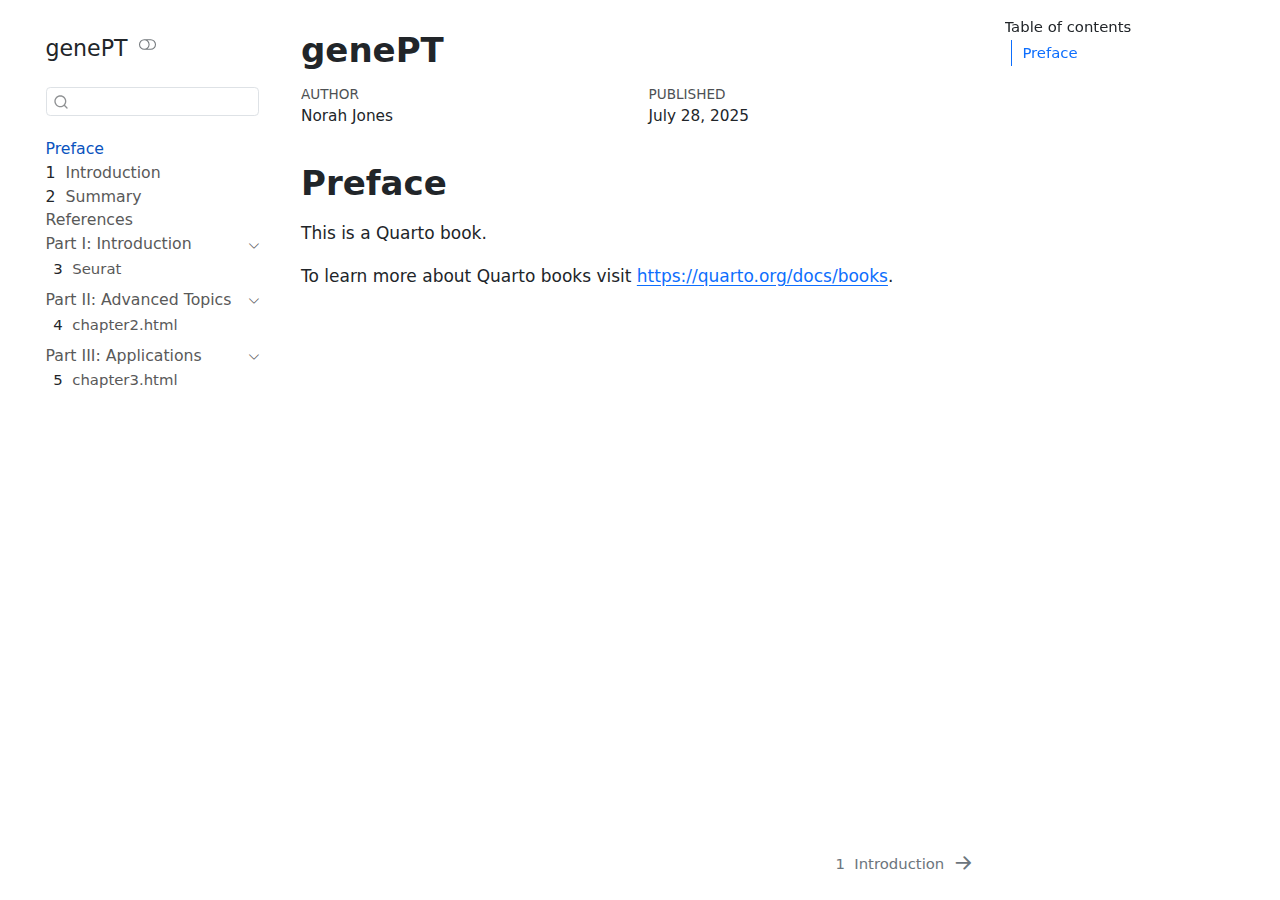
<file: book-output/index.html>
<!DOCTYPE html>
<html xmlns="http://www.w3.org/1999/xhtml" lang="en" xml:lang="en"><head>

<meta charset="utf-8">
<meta name="generator" content="quarto-1.6.32">

<meta name="viewport" content="width=device-width, initial-scale=1.0, user-scalable=yes">

<meta name="author" content="Norah Jones">
<meta name="dcterms.date" content="2025-07-28">

<title>genePT</title>
<style>
code{white-space: pre-wrap;}
span.smallcaps{font-variant: small-caps;}
div.columns{display: flex; gap: min(4vw, 1.5em);}
div.column{flex: auto; overflow-x: auto;}
div.hanging-indent{margin-left: 1.5em; text-indent: -1.5em;}
ul.task-list{list-style: none;}
ul.task-list li input[type="checkbox"] {
  width: 0.8em;
  margin: 0 0.8em 0.2em -1em; /* quarto-specific, see https://github.com/quarto-dev/quarto-cli/issues/4556 */ 
  vertical-align: middle;
}
</style>


<script src="site_libs/quarto-nav/quarto-nav.js"></script>
<script src="site_libs/quarto-nav/headroom.min.js"></script>
<script src="site_libs/clipboard/clipboard.min.js"></script>
<script src="site_libs/quarto-search/autocomplete.umd.js"></script>
<script src="site_libs/quarto-search/fuse.min.js"></script>
<script src="site_libs/quarto-search/quarto-search.js"></script>
<meta name="quarto:offset" content="./">
<link href="./intro.html" rel="next">
<script src="site_libs/quarto-html/quarto.js"></script>
<script src="site_libs/quarto-html/popper.min.js"></script>
<script src="site_libs/quarto-html/tippy.umd.min.js"></script>
<script src="site_libs/quarto-html/anchor.min.js"></script>
<link href="site_libs/quarto-html/tippy.css" rel="stylesheet">
<link href="site_libs/quarto-html/quarto-syntax-highlighting-2486e1f0a3ee9ee1fc393803a1361cdb.css" rel="stylesheet" class="quarto-color-scheme" id="quarto-text-highlighting-styles">
<link href="site_libs/quarto-html/quarto-syntax-highlighting-dark-6561bbde787c299e21493071c8edc6ff.css" rel="prefetch" class="quarto-color-scheme quarto-color-alternate" id="quarto-text-highlighting-styles">
<script src="site_libs/bootstrap/bootstrap.min.js"></script>
<link href="site_libs/bootstrap/bootstrap-icons.css" rel="stylesheet">
<link href="site_libs/bootstrap/bootstrap-c1bd07a08274ffc28a5f53aff562bd09.min.css" rel="stylesheet" append-hash="true" class="quarto-color-scheme" id="quarto-bootstrap" data-mode="light">
<link href="site_libs/bootstrap/bootstrap-dark.min.css" rel="prefetch" class="quarto-color-scheme quarto-color-alternate" id="quarto-bootstrap" data-mode="dark">
<script id="quarto-search-options" type="application/json">{
  "location": "sidebar",
  "copy-button": false,
  "collapse-after": 3,
  "panel-placement": "start",
  "type": "textbox",
  "limit": 50,
  "keyboard-shortcut": [
    "f",
    "/",
    "s"
  ],
  "show-item-context": false,
  "language": {
    "search-no-results-text": "No results",
    "search-matching-documents-text": "matching documents",
    "search-copy-link-title": "Copy link to search",
    "search-hide-matches-text": "Hide additional matches",
    "search-more-match-text": "more match in this document",
    "search-more-matches-text": "more matches in this document",
    "search-clear-button-title": "Clear",
    "search-text-placeholder": "",
    "search-detached-cancel-button-title": "Cancel",
    "search-submit-button-title": "Submit",
    "search-label": "Search"
  }
}</script>


</head>

<body class="nav-sidebar floating">

<div id="quarto-search-results"></div>
  <header id="quarto-header" class="headroom fixed-top">
  <nav class="quarto-secondary-nav">
    <div class="container-fluid d-flex">
      <button type="button" class="quarto-btn-toggle btn" data-bs-toggle="collapse" role="button" data-bs-target=".quarto-sidebar-collapse-item" aria-controls="quarto-sidebar" aria-expanded="false" aria-label="Toggle sidebar navigation" onclick="if (window.quartoToggleHeadroom) { window.quartoToggleHeadroom(); }">
        <i class="bi bi-layout-text-sidebar-reverse"></i>
      </button>
        <nav class="quarto-page-breadcrumbs" aria-label="breadcrumb"><ol class="breadcrumb"><li class="breadcrumb-item"><a href="./index.html">Preface</a></li></ol></nav>
        <a class="flex-grow-1" role="navigation" data-bs-toggle="collapse" data-bs-target=".quarto-sidebar-collapse-item" aria-controls="quarto-sidebar" aria-expanded="false" aria-label="Toggle sidebar navigation" onclick="if (window.quartoToggleHeadroom) { window.quartoToggleHeadroom(); }">      
        </a>
      <button type="button" class="btn quarto-search-button" aria-label="Search" onclick="window.quartoOpenSearch();">
        <i class="bi bi-search"></i>
      </button>
    </div>
  </nav>
</header>
<!-- content -->
<div id="quarto-content" class="quarto-container page-columns page-rows-contents page-layout-article">
<!-- sidebar -->
  <nav id="quarto-sidebar" class="sidebar collapse collapse-horizontal quarto-sidebar-collapse-item sidebar-navigation floating overflow-auto">
    <div class="pt-lg-2 mt-2 text-left sidebar-header">
    <div class="sidebar-title mb-0 py-0">
      <a href="./">genePT</a> 
        <div class="sidebar-tools-main">
  <a href="" class="quarto-color-scheme-toggle quarto-navigation-tool  px-1" onclick="window.quartoToggleColorScheme(); return false;" title="Toggle dark mode"><i class="bi"></i></a>
</div>
    </div>
      </div>
        <div class="mt-2 flex-shrink-0 align-items-center">
        <div class="sidebar-search">
        <div id="quarto-search" class="" title="Search"></div>
        </div>
        </div>
    <div class="sidebar-menu-container"> 
    <ul class="list-unstyled mt-1">
        <li class="sidebar-item">
  <div class="sidebar-item-container"> 
  <a href="./index.html" class="sidebar-item-text sidebar-link active">
 <span class="menu-text">Preface</span></a>
  </div>
</li>
        <li class="sidebar-item">
  <div class="sidebar-item-container"> 
  <a href="./intro.html" class="sidebar-item-text sidebar-link">
 <span class="menu-text"><span class="chapter-number">1</span>&nbsp; <span class="chapter-title">Introduction</span></span></a>
  </div>
</li>
        <li class="sidebar-item">
  <div class="sidebar-item-container"> 
  <a href="./summary.html" class="sidebar-item-text sidebar-link">
 <span class="menu-text"><span class="chapter-number">2</span>&nbsp; <span class="chapter-title">Summary</span></span></a>
  </div>
</li>
        <li class="sidebar-item">
  <div class="sidebar-item-container"> 
  <a href="./references.html" class="sidebar-item-text sidebar-link">
 <span class="menu-text">References</span></a>
  </div>
</li>
        <li class="sidebar-item sidebar-item-section">
      <div class="sidebar-item-container"> 
            <a class="sidebar-item-text sidebar-link text-start" data-bs-toggle="collapse" data-bs-target="#quarto-sidebar-section-1" role="navigation" aria-expanded="true">
 <span class="menu-text">Part I: Introduction</span></a>
          <a class="sidebar-item-toggle text-start" data-bs-toggle="collapse" data-bs-target="#quarto-sidebar-section-1" role="navigation" aria-expanded="true" aria-label="Toggle section">
            <i class="bi bi-chevron-right ms-2"></i>
          </a> 
      </div>
      <ul id="quarto-sidebar-section-1" class="collapse list-unstyled sidebar-section depth1 show">  
          <li class="sidebar-item">
  <div class="sidebar-item-container"> 
  <a href="./chapter1/chapter1.html" class="sidebar-item-text sidebar-link">
 <span class="menu-text"><span class="chapter-number">3</span>&nbsp; <span class="chapter-title">Seurat</span></span></a>
  </div>
</li>
      </ul>
  </li>
        <li class="sidebar-item sidebar-item-section">
      <div class="sidebar-item-container"> 
            <a class="sidebar-item-text sidebar-link text-start" data-bs-toggle="collapse" data-bs-target="#quarto-sidebar-section-2" role="navigation" aria-expanded="true">
 <span class="menu-text">Part II: Advanced Topics</span></a>
          <a class="sidebar-item-toggle text-start" data-bs-toggle="collapse" data-bs-target="#quarto-sidebar-section-2" role="navigation" aria-expanded="true" aria-label="Toggle section">
            <i class="bi bi-chevron-right ms-2"></i>
          </a> 
      </div>
      <ul id="quarto-sidebar-section-2" class="collapse list-unstyled sidebar-section depth1 show">  
          <li class="sidebar-item">
  <div class="sidebar-item-container"> 
  <a href="./chapter2/chapter2.html" class="sidebar-item-text sidebar-link">
 <span class="menu-text"><span class="chapter-number">4</span>&nbsp; <span class="chapter-title">chapter2.html</span></span></a>
  </div>
</li>
      </ul>
  </li>
        <li class="sidebar-item sidebar-item-section">
      <div class="sidebar-item-container"> 
            <a class="sidebar-item-text sidebar-link text-start" data-bs-toggle="collapse" data-bs-target="#quarto-sidebar-section-3" role="navigation" aria-expanded="true">
 <span class="menu-text">Part III: Applications</span></a>
          <a class="sidebar-item-toggle text-start" data-bs-toggle="collapse" data-bs-target="#quarto-sidebar-section-3" role="navigation" aria-expanded="true" aria-label="Toggle section">
            <i class="bi bi-chevron-right ms-2"></i>
          </a> 
      </div>
      <ul id="quarto-sidebar-section-3" class="collapse list-unstyled sidebar-section depth1 show">  
          <li class="sidebar-item">
  <div class="sidebar-item-container"> 
  <a href="./chapter3/chapter3.html" class="sidebar-item-text sidebar-link">
 <span class="menu-text"><span class="chapter-number">5</span>&nbsp; <span class="chapter-title">chapter3.html</span></span></a>
  </div>
</li>
      </ul>
  </li>
    </ul>
    </div>
</nav>
<div id="quarto-sidebar-glass" class="quarto-sidebar-collapse-item" data-bs-toggle="collapse" data-bs-target=".quarto-sidebar-collapse-item"></div>
<!-- margin-sidebar -->
    <div id="quarto-margin-sidebar" class="sidebar margin-sidebar">
        <nav id="TOC" role="doc-toc" class="toc-active">
    <h2 id="toc-title">Table of contents</h2>
   
  <ul>
  <li><a href="#preface" id="toc-preface" class="nav-link active" data-scroll-target="#preface">Preface</a></li>
  </ul>
</nav>
    </div>
<!-- main -->
<main class="content" id="quarto-document-content">

<header id="title-block-header" class="quarto-title-block default">
<div class="quarto-title">
<h1 class="title">genePT</h1>
</div>



<div class="quarto-title-meta">

    <div>
    <div class="quarto-title-meta-heading">Author</div>
    <div class="quarto-title-meta-contents">
             <p>Norah Jones </p>
          </div>
  </div>
    
    <div>
    <div class="quarto-title-meta-heading">Published</div>
    <div class="quarto-title-meta-contents">
      <p class="date">July 28, 2025</p>
    </div>
  </div>
  
    
  </div>
  


</header>


<section id="preface" class="level1 unnumbered">
<h1 class="unnumbered">Preface</h1>
<p>This is a Quarto book.</p>
<p>To learn more about Quarto books visit <a href="https://quarto.org/docs/books" class="uri">https://quarto.org/docs/books</a>.</p>


</section>

</main> <!-- /main -->
<script id="quarto-html-after-body" type="application/javascript">
window.document.addEventListener("DOMContentLoaded", function (event) {
  const toggleBodyColorMode = (bsSheetEl) => {
    const mode = bsSheetEl.getAttribute("data-mode");
    const bodyEl = window.document.querySelector("body");
    if (mode === "dark") {
      bodyEl.classList.add("quarto-dark");
      bodyEl.classList.remove("quarto-light");
    } else {
      bodyEl.classList.add("quarto-light");
      bodyEl.classList.remove("quarto-dark");
    }
  }
  const toggleBodyColorPrimary = () => {
    const bsSheetEl = window.document.querySelector("link#quarto-bootstrap");
    if (bsSheetEl) {
      toggleBodyColorMode(bsSheetEl);
    }
  }
  toggleBodyColorPrimary();  
  const disableStylesheet = (stylesheets) => {
    for (let i=0; i < stylesheets.length; i++) {
      const stylesheet = stylesheets[i];
      stylesheet.rel = 'prefetch';
    }
  }
  const enableStylesheet = (stylesheets) => {
    for (let i=0; i < stylesheets.length; i++) {
      const stylesheet = stylesheets[i];
      stylesheet.rel = 'stylesheet';
    }
  }
  const manageTransitions = (selector, allowTransitions) => {
    const els = window.document.querySelectorAll(selector);
    for (let i=0; i < els.length; i++) {
      const el = els[i];
      if (allowTransitions) {
        el.classList.remove('notransition');
      } else {
        el.classList.add('notransition');
      }
    }
  }
  const toggleGiscusIfUsed = (isAlternate, darkModeDefault) => {
    const baseTheme = document.querySelector('#giscus-base-theme')?.value ?? 'light';
    const alternateTheme = document.querySelector('#giscus-alt-theme')?.value ?? 'dark';
    let newTheme = '';
    if(darkModeDefault) {
      newTheme = isAlternate ? baseTheme : alternateTheme;
    } else {
      newTheme = isAlternate ? alternateTheme : baseTheme;
    }
    const changeGiscusTheme = () => {
      // From: https://github.com/giscus/giscus/issues/336
      const sendMessage = (message) => {
        const iframe = document.querySelector('iframe.giscus-frame');
        if (!iframe) return;
        iframe.contentWindow.postMessage({ giscus: message }, 'https://giscus.app');
      }
      sendMessage({
        setConfig: {
          theme: newTheme
        }
      });
    }
    const isGiscussLoaded = window.document.querySelector('iframe.giscus-frame') !== null;
    if (isGiscussLoaded) {
      changeGiscusTheme();
    }
  }
  const toggleColorMode = (alternate) => {
    // Switch the stylesheets
    const alternateStylesheets = window.document.querySelectorAll('link.quarto-color-scheme.quarto-color-alternate');
    manageTransitions('#quarto-margin-sidebar .nav-link', false);
    if (alternate) {
      enableStylesheet(alternateStylesheets);
      for (const sheetNode of alternateStylesheets) {
        if (sheetNode.id === "quarto-bootstrap") {
          toggleBodyColorMode(sheetNode);
        }
      }
    } else {
      disableStylesheet(alternateStylesheets);
      toggleBodyColorPrimary();
    }
    manageTransitions('#quarto-margin-sidebar .nav-link', true);
    // Switch the toggles
    const toggles = window.document.querySelectorAll('.quarto-color-scheme-toggle');
    for (let i=0; i < toggles.length; i++) {
      const toggle = toggles[i];
      if (toggle) {
        if (alternate) {
          toggle.classList.add("alternate");     
        } else {
          toggle.classList.remove("alternate");
        }
      }
    }
    // Hack to workaround the fact that safari doesn't
    // properly recolor the scrollbar when toggling (#1455)
    if (navigator.userAgent.indexOf('Safari') > 0 && navigator.userAgent.indexOf('Chrome') == -1) {
      manageTransitions("body", false);
      window.scrollTo(0, 1);
      setTimeout(() => {
        window.scrollTo(0, 0);
        manageTransitions("body", true);
      }, 40);  
    }
  }
  const isFileUrl = () => { 
    return window.location.protocol === 'file:';
  }
  const hasAlternateSentinel = () => {  
    let styleSentinel = getColorSchemeSentinel();
    if (styleSentinel !== null) {
      return styleSentinel === "alternate";
    } else {
      return false;
    }
  }
  const setStyleSentinel = (alternate) => {
    const value = alternate ? "alternate" : "default";
    if (!isFileUrl()) {
      window.localStorage.setItem("quarto-color-scheme", value);
    } else {
      localAlternateSentinel = value;
    }
  }
  const getColorSchemeSentinel = () => {
    if (!isFileUrl()) {
      const storageValue = window.localStorage.getItem("quarto-color-scheme");
      return storageValue != null ? storageValue : localAlternateSentinel;
    } else {
      return localAlternateSentinel;
    }
  }
  const darkModeDefault = false;
  let localAlternateSentinel = darkModeDefault ? 'alternate' : 'default';
  // Dark / light mode switch
  window.quartoToggleColorScheme = () => {
    // Read the current dark / light value 
    let toAlternate = !hasAlternateSentinel();
    toggleColorMode(toAlternate);
    setStyleSentinel(toAlternate);
    toggleGiscusIfUsed(toAlternate, darkModeDefault);
  };
  // Ensure there is a toggle, if there isn't float one in the top right
  if (window.document.querySelector('.quarto-color-scheme-toggle') === null) {
    const a = window.document.createElement('a');
    a.classList.add('top-right');
    a.classList.add('quarto-color-scheme-toggle');
    a.href = "";
    a.onclick = function() { try { window.quartoToggleColorScheme(); } catch {} return false; };
    const i = window.document.createElement("i");
    i.classList.add('bi');
    a.appendChild(i);
    window.document.body.appendChild(a);
  }
  // Switch to dark mode if need be
  if (hasAlternateSentinel()) {
    toggleColorMode(true);
  } else {
    toggleColorMode(false);
  }
  const icon = "";
  const anchorJS = new window.AnchorJS();
  anchorJS.options = {
    placement: 'right',
    icon: icon
  };
  anchorJS.add('.anchored');
  const isCodeAnnotation = (el) => {
    for (const clz of el.classList) {
      if (clz.startsWith('code-annotation-')) {                     
        return true;
      }
    }
    return false;
  }
  const onCopySuccess = function(e) {
    // button target
    const button = e.trigger;
    // don't keep focus
    button.blur();
    // flash "checked"
    button.classList.add('code-copy-button-checked');
    var currentTitle = button.getAttribute("title");
    button.setAttribute("title", "Copied!");
    let tooltip;
    if (window.bootstrap) {
      button.setAttribute("data-bs-toggle", "tooltip");
      button.setAttribute("data-bs-placement", "left");
      button.setAttribute("data-bs-title", "Copied!");
      tooltip = new bootstrap.Tooltip(button, 
        { trigger: "manual", 
          customClass: "code-copy-button-tooltip",
          offset: [0, -8]});
      tooltip.show();    
    }
    setTimeout(function() {
      if (tooltip) {
        tooltip.hide();
        button.removeAttribute("data-bs-title");
        button.removeAttribute("data-bs-toggle");
        button.removeAttribute("data-bs-placement");
      }
      button.setAttribute("title", currentTitle);
      button.classList.remove('code-copy-button-checked');
    }, 1000);
    // clear code selection
    e.clearSelection();
  }
  const getTextToCopy = function(trigger) {
      const codeEl = trigger.previousElementSibling.cloneNode(true);
      for (const childEl of codeEl.children) {
        if (isCodeAnnotation(childEl)) {
          childEl.remove();
        }
      }
      return codeEl.innerText;
  }
  const clipboard = new window.ClipboardJS('.code-copy-button:not([data-in-quarto-modal])', {
    text: getTextToCopy
  });
  clipboard.on('success', onCopySuccess);
  if (window.document.getElementById('quarto-embedded-source-code-modal')) {
    // For code content inside modals, clipBoardJS needs to be initialized with a container option
    // TODO: Check when it could be a function (https://github.com/zenorocha/clipboard.js/issues/860)
    const clipboardModal = new window.ClipboardJS('.code-copy-button[data-in-quarto-modal]', {
      text: getTextToCopy,
      container: window.document.getElementById('quarto-embedded-source-code-modal')
    });
    clipboardModal.on('success', onCopySuccess);
  }
    var localhostRegex = new RegExp(/^(?:http|https):\/\/localhost\:?[0-9]*\//);
    var mailtoRegex = new RegExp(/^mailto:/);
      var filterRegex = new RegExp('/' + window.location.host + '/');
    var isInternal = (href) => {
        return filterRegex.test(href) || localhostRegex.test(href) || mailtoRegex.test(href);
    }
    // Inspect non-navigation links and adorn them if external
 	var links = window.document.querySelectorAll('a[href]:not(.nav-link):not(.navbar-brand):not(.toc-action):not(.sidebar-link):not(.sidebar-item-toggle):not(.pagination-link):not(.no-external):not([aria-hidden]):not(.dropdown-item):not(.quarto-navigation-tool):not(.about-link)');
    for (var i=0; i<links.length; i++) {
      const link = links[i];
      if (!isInternal(link.href)) {
        // undo the damage that might have been done by quarto-nav.js in the case of
        // links that we want to consider external
        if (link.dataset.originalHref !== undefined) {
          link.href = link.dataset.originalHref;
        }
      }
    }
  function tippyHover(el, contentFn, onTriggerFn, onUntriggerFn) {
    const config = {
      allowHTML: true,
      maxWidth: 500,
      delay: 100,
      arrow: false,
      appendTo: function(el) {
          return el.parentElement;
      },
      interactive: true,
      interactiveBorder: 10,
      theme: 'quarto',
      placement: 'bottom-start',
    };
    if (contentFn) {
      config.content = contentFn;
    }
    if (onTriggerFn) {
      config.onTrigger = onTriggerFn;
    }
    if (onUntriggerFn) {
      config.onUntrigger = onUntriggerFn;
    }
    window.tippy(el, config); 
  }
  const noterefs = window.document.querySelectorAll('a[role="doc-noteref"]');
  for (var i=0; i<noterefs.length; i++) {
    const ref = noterefs[i];
    tippyHover(ref, function() {
      // use id or data attribute instead here
      let href = ref.getAttribute('data-footnote-href') || ref.getAttribute('href');
      try { href = new URL(href).hash; } catch {}
      const id = href.replace(/^#\/?/, "");
      const note = window.document.getElementById(id);
      if (note) {
        return note.innerHTML;
      } else {
        return "";
      }
    });
  }
  const xrefs = window.document.querySelectorAll('a.quarto-xref');
  const processXRef = (id, note) => {
    // Strip column container classes
    const stripColumnClz = (el) => {
      el.classList.remove("page-full", "page-columns");
      if (el.children) {
        for (const child of el.children) {
          stripColumnClz(child);
        }
      }
    }
    stripColumnClz(note)
    if (id === null || id.startsWith('sec-')) {
      // Special case sections, only their first couple elements
      const container = document.createElement("div");
      if (note.children && note.children.length > 2) {
        container.appendChild(note.children[0].cloneNode(true));
        for (let i = 1; i < note.children.length; i++) {
          const child = note.children[i];
          if (child.tagName === "P" && child.innerText === "") {
            continue;
          } else {
            container.appendChild(child.cloneNode(true));
            break;
          }
        }
        if (window.Quarto?.typesetMath) {
          window.Quarto.typesetMath(container);
        }
        return container.innerHTML
      } else {
        if (window.Quarto?.typesetMath) {
          window.Quarto.typesetMath(note);
        }
        return note.innerHTML;
      }
    } else {
      // Remove any anchor links if they are present
      const anchorLink = note.querySelector('a.anchorjs-link');
      if (anchorLink) {
        anchorLink.remove();
      }
      if (window.Quarto?.typesetMath) {
        window.Quarto.typesetMath(note);
      }
      // TODO in 1.5, we should make sure this works without a callout special case
      if (note.classList.contains("callout")) {
        return note.outerHTML;
      } else {
        return note.innerHTML;
      }
    }
  }
  for (var i=0; i<xrefs.length; i++) {
    const xref = xrefs[i];
    tippyHover(xref, undefined, function(instance) {
      instance.disable();
      let url = xref.getAttribute('href');
      let hash = undefined; 
      if (url.startsWith('#')) {
        hash = url;
      } else {
        try { hash = new URL(url).hash; } catch {}
      }
      if (hash) {
        const id = hash.replace(/^#\/?/, "");
        const note = window.document.getElementById(id);
        if (note !== null) {
          try {
            const html = processXRef(id, note.cloneNode(true));
            instance.setContent(html);
          } finally {
            instance.enable();
            instance.show();
          }
        } else {
          // See if we can fetch this
          fetch(url.split('#')[0])
          .then(res => res.text())
          .then(html => {
            const parser = new DOMParser();
            const htmlDoc = parser.parseFromString(html, "text/html");
            const note = htmlDoc.getElementById(id);
            if (note !== null) {
              const html = processXRef(id, note);
              instance.setContent(html);
            } 
          }).finally(() => {
            instance.enable();
            instance.show();
          });
        }
      } else {
        // See if we can fetch a full url (with no hash to target)
        // This is a special case and we should probably do some content thinning / targeting
        fetch(url)
        .then(res => res.text())
        .then(html => {
          const parser = new DOMParser();
          const htmlDoc = parser.parseFromString(html, "text/html");
          const note = htmlDoc.querySelector('main.content');
          if (note !== null) {
            // This should only happen for chapter cross references
            // (since there is no id in the URL)
            // remove the first header
            if (note.children.length > 0 && note.children[0].tagName === "HEADER") {
              note.children[0].remove();
            }
            const html = processXRef(null, note);
            instance.setContent(html);
          } 
        }).finally(() => {
          instance.enable();
          instance.show();
        });
      }
    }, function(instance) {
    });
  }
      let selectedAnnoteEl;
      const selectorForAnnotation = ( cell, annotation) => {
        let cellAttr = 'data-code-cell="' + cell + '"';
        let lineAttr = 'data-code-annotation="' +  annotation + '"';
        const selector = 'span[' + cellAttr + '][' + lineAttr + ']';
        return selector;
      }
      const selectCodeLines = (annoteEl) => {
        const doc = window.document;
        const targetCell = annoteEl.getAttribute("data-target-cell");
        const targetAnnotation = annoteEl.getAttribute("data-target-annotation");
        const annoteSpan = window.document.querySelector(selectorForAnnotation(targetCell, targetAnnotation));
        const lines = annoteSpan.getAttribute("data-code-lines").split(",");
        const lineIds = lines.map((line) => {
          return targetCell + "-" + line;
        })
        let top = null;
        let height = null;
        let parent = null;
        if (lineIds.length > 0) {
            //compute the position of the single el (top and bottom and make a div)
            const el = window.document.getElementById(lineIds[0]);
            top = el.offsetTop;
            height = el.offsetHeight;
            parent = el.parentElement.parentElement;
          if (lineIds.length > 1) {
            const lastEl = window.document.getElementById(lineIds[lineIds.length - 1]);
            const bottom = lastEl.offsetTop + lastEl.offsetHeight;
            height = bottom - top;
          }
          if (top !== null && height !== null && parent !== null) {
            // cook up a div (if necessary) and position it 
            let div = window.document.getElementById("code-annotation-line-highlight");
            if (div === null) {
              div = window.document.createElement("div");
              div.setAttribute("id", "code-annotation-line-highlight");
              div.style.position = 'absolute';
              parent.appendChild(div);
            }
            div.style.top = top - 2 + "px";
            div.style.height = height + 4 + "px";
            div.style.left = 0;
            let gutterDiv = window.document.getElementById("code-annotation-line-highlight-gutter");
            if (gutterDiv === null) {
              gutterDiv = window.document.createElement("div");
              gutterDiv.setAttribute("id", "code-annotation-line-highlight-gutter");
              gutterDiv.style.position = 'absolute';
              const codeCell = window.document.getElementById(targetCell);
              const gutter = codeCell.querySelector('.code-annotation-gutter');
              gutter.appendChild(gutterDiv);
            }
            gutterDiv.style.top = top - 2 + "px";
            gutterDiv.style.height = height + 4 + "px";
          }
          selectedAnnoteEl = annoteEl;
        }
      };
      const unselectCodeLines = () => {
        const elementsIds = ["code-annotation-line-highlight", "code-annotation-line-highlight-gutter"];
        elementsIds.forEach((elId) => {
          const div = window.document.getElementById(elId);
          if (div) {
            div.remove();
          }
        });
        selectedAnnoteEl = undefined;
      };
        // Handle positioning of the toggle
    window.addEventListener(
      "resize",
      throttle(() => {
        elRect = undefined;
        if (selectedAnnoteEl) {
          selectCodeLines(selectedAnnoteEl);
        }
      }, 10)
    );
    function throttle(fn, ms) {
    let throttle = false;
    let timer;
      return (...args) => {
        if(!throttle) { // first call gets through
            fn.apply(this, args);
            throttle = true;
        } else { // all the others get throttled
            if(timer) clearTimeout(timer); // cancel #2
            timer = setTimeout(() => {
              fn.apply(this, args);
              timer = throttle = false;
            }, ms);
        }
      };
    }
      // Attach click handler to the DT
      const annoteDls = window.document.querySelectorAll('dt[data-target-cell]');
      for (const annoteDlNode of annoteDls) {
        annoteDlNode.addEventListener('click', (event) => {
          const clickedEl = event.target;
          if (clickedEl !== selectedAnnoteEl) {
            unselectCodeLines();
            const activeEl = window.document.querySelector('dt[data-target-cell].code-annotation-active');
            if (activeEl) {
              activeEl.classList.remove('code-annotation-active');
            }
            selectCodeLines(clickedEl);
            clickedEl.classList.add('code-annotation-active');
          } else {
            // Unselect the line
            unselectCodeLines();
            clickedEl.classList.remove('code-annotation-active');
          }
        });
      }
  const findCites = (el) => {
    const parentEl = el.parentElement;
    if (parentEl) {
      const cites = parentEl.dataset.cites;
      if (cites) {
        return {
          el,
          cites: cites.split(' ')
        };
      } else {
        return findCites(el.parentElement)
      }
    } else {
      return undefined;
    }
  };
  var bibliorefs = window.document.querySelectorAll('a[role="doc-biblioref"]');
  for (var i=0; i<bibliorefs.length; i++) {
    const ref = bibliorefs[i];
    const citeInfo = findCites(ref);
    if (citeInfo) {
      tippyHover(citeInfo.el, function() {
        var popup = window.document.createElement('div');
        citeInfo.cites.forEach(function(cite) {
          var citeDiv = window.document.createElement('div');
          citeDiv.classList.add('hanging-indent');
          citeDiv.classList.add('csl-entry');
          var biblioDiv = window.document.getElementById('ref-' + cite);
          if (biblioDiv) {
            citeDiv.innerHTML = biblioDiv.innerHTML;
          }
          popup.appendChild(citeDiv);
        });
        return popup.innerHTML;
      });
    }
  }
});
</script>
<nav class="page-navigation">
  <div class="nav-page nav-page-previous">
  </div>
  <div class="nav-page nav-page-next">
      <a href="./intro.html" class="pagination-link" aria-label="Introduction">
        <span class="nav-page-text"><span class="chapter-number">1</span>&nbsp; <span class="chapter-title">Introduction</span></span> <i class="bi bi-arrow-right-short"></i>
      </a>
  </div>
</nav>
</div> <!-- /content -->




</body></html>
</file>
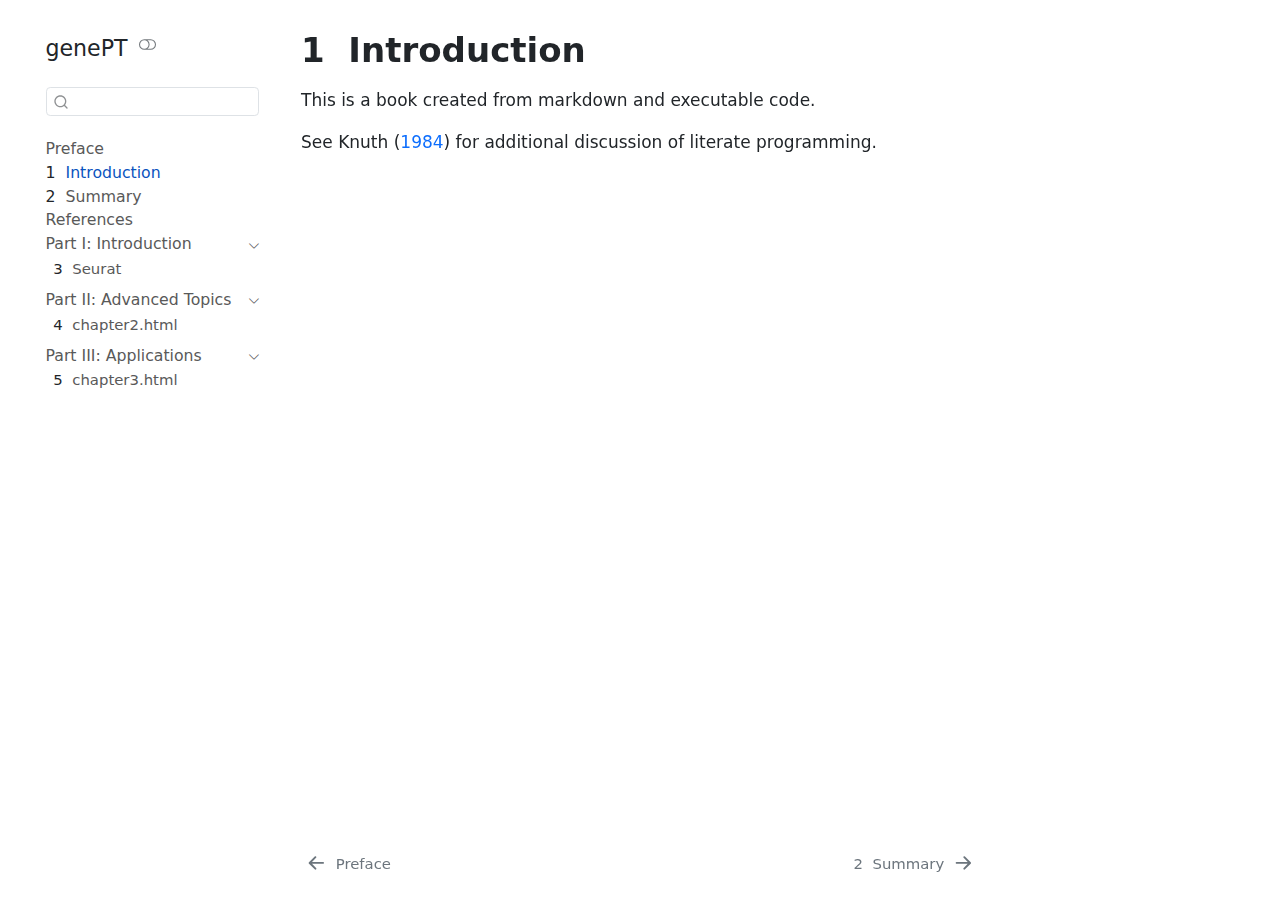
<file: book-output/intro.html>
<!DOCTYPE html>
<html xmlns="http://www.w3.org/1999/xhtml" lang="en" xml:lang="en"><head>

<meta charset="utf-8">
<meta name="generator" content="quarto-1.6.32">

<meta name="viewport" content="width=device-width, initial-scale=1.0, user-scalable=yes">


<title>1&nbsp; Introduction – genePT</title>
<style>
code{white-space: pre-wrap;}
span.smallcaps{font-variant: small-caps;}
div.columns{display: flex; gap: min(4vw, 1.5em);}
div.column{flex: auto; overflow-x: auto;}
div.hanging-indent{margin-left: 1.5em; text-indent: -1.5em;}
ul.task-list{list-style: none;}
ul.task-list li input[type="checkbox"] {
  width: 0.8em;
  margin: 0 0.8em 0.2em -1em; /* quarto-specific, see https://github.com/quarto-dev/quarto-cli/issues/4556 */ 
  vertical-align: middle;
}
/* CSS for citations */
div.csl-bib-body { }
div.csl-entry {
  clear: both;
  margin-bottom: 0em;
}
.hanging-indent div.csl-entry {
  margin-left:2em;
  text-indent:-2em;
}
div.csl-left-margin {
  min-width:2em;
  float:left;
}
div.csl-right-inline {
  margin-left:2em;
  padding-left:1em;
}
div.csl-indent {
  margin-left: 2em;
}</style>


<script src="site_libs/quarto-nav/quarto-nav.js"></script>
<script src="site_libs/quarto-nav/headroom.min.js"></script>
<script src="site_libs/clipboard/clipboard.min.js"></script>
<script src="site_libs/quarto-search/autocomplete.umd.js"></script>
<script src="site_libs/quarto-search/fuse.min.js"></script>
<script src="site_libs/quarto-search/quarto-search.js"></script>
<meta name="quarto:offset" content="./">
<link href="./summary.html" rel="next">
<link href="./index.html" rel="prev">
<script src="site_libs/quarto-html/quarto.js"></script>
<script src="site_libs/quarto-html/popper.min.js"></script>
<script src="site_libs/quarto-html/tippy.umd.min.js"></script>
<script src="site_libs/quarto-html/anchor.min.js"></script>
<link href="site_libs/quarto-html/tippy.css" rel="stylesheet">
<link href="site_libs/quarto-html/quarto-syntax-highlighting-2486e1f0a3ee9ee1fc393803a1361cdb.css" rel="stylesheet" class="quarto-color-scheme" id="quarto-text-highlighting-styles">
<link href="site_libs/quarto-html/quarto-syntax-highlighting-dark-6561bbde787c299e21493071c8edc6ff.css" rel="prefetch" class="quarto-color-scheme quarto-color-alternate" id="quarto-text-highlighting-styles">
<script src="site_libs/bootstrap/bootstrap.min.js"></script>
<link href="site_libs/bootstrap/bootstrap-icons.css" rel="stylesheet">
<link href="site_libs/bootstrap/bootstrap-c1bd07a08274ffc28a5f53aff562bd09.min.css" rel="stylesheet" append-hash="true" class="quarto-color-scheme" id="quarto-bootstrap" data-mode="light">
<link href="site_libs/bootstrap/bootstrap-dark.min.css" rel="prefetch" class="quarto-color-scheme quarto-color-alternate" id="quarto-bootstrap" data-mode="dark">
<script id="quarto-search-options" type="application/json">{
  "location": "sidebar",
  "copy-button": false,
  "collapse-after": 3,
  "panel-placement": "start",
  "type": "textbox",
  "limit": 50,
  "keyboard-shortcut": [
    "f",
    "/",
    "s"
  ],
  "show-item-context": false,
  "language": {
    "search-no-results-text": "No results",
    "search-matching-documents-text": "matching documents",
    "search-copy-link-title": "Copy link to search",
    "search-hide-matches-text": "Hide additional matches",
    "search-more-match-text": "more match in this document",
    "search-more-matches-text": "more matches in this document",
    "search-clear-button-title": "Clear",
    "search-text-placeholder": "",
    "search-detached-cancel-button-title": "Cancel",
    "search-submit-button-title": "Submit",
    "search-label": "Search"
  }
}</script>


</head>

<body class="nav-sidebar floating">

<div id="quarto-search-results"></div>
  <header id="quarto-header" class="headroom fixed-top">
  <nav class="quarto-secondary-nav">
    <div class="container-fluid d-flex">
      <button type="button" class="quarto-btn-toggle btn" data-bs-toggle="collapse" role="button" data-bs-target=".quarto-sidebar-collapse-item" aria-controls="quarto-sidebar" aria-expanded="false" aria-label="Toggle sidebar navigation" onclick="if (window.quartoToggleHeadroom) { window.quartoToggleHeadroom(); }">
        <i class="bi bi-layout-text-sidebar-reverse"></i>
      </button>
        <nav class="quarto-page-breadcrumbs" aria-label="breadcrumb"><ol class="breadcrumb"><li class="breadcrumb-item"><a href="./intro.html"><span class="chapter-number">1</span>&nbsp; <span class="chapter-title">Introduction</span></a></li></ol></nav>
        <a class="flex-grow-1" role="navigation" data-bs-toggle="collapse" data-bs-target=".quarto-sidebar-collapse-item" aria-controls="quarto-sidebar" aria-expanded="false" aria-label="Toggle sidebar navigation" onclick="if (window.quartoToggleHeadroom) { window.quartoToggleHeadroom(); }">      
        </a>
      <button type="button" class="btn quarto-search-button" aria-label="Search" onclick="window.quartoOpenSearch();">
        <i class="bi bi-search"></i>
      </button>
    </div>
  </nav>
</header>
<!-- content -->
<div id="quarto-content" class="quarto-container page-columns page-rows-contents page-layout-article">
<!-- sidebar -->
  <nav id="quarto-sidebar" class="sidebar collapse collapse-horizontal quarto-sidebar-collapse-item sidebar-navigation floating overflow-auto">
    <div class="pt-lg-2 mt-2 text-left sidebar-header">
    <div class="sidebar-title mb-0 py-0">
      <a href="./">genePT</a> 
        <div class="sidebar-tools-main">
  <a href="" class="quarto-color-scheme-toggle quarto-navigation-tool  px-1" onclick="window.quartoToggleColorScheme(); return false;" title="Toggle dark mode"><i class="bi"></i></a>
</div>
    </div>
      </div>
        <div class="mt-2 flex-shrink-0 align-items-center">
        <div class="sidebar-search">
        <div id="quarto-search" class="" title="Search"></div>
        </div>
        </div>
    <div class="sidebar-menu-container"> 
    <ul class="list-unstyled mt-1">
        <li class="sidebar-item">
  <div class="sidebar-item-container"> 
  <a href="./index.html" class="sidebar-item-text sidebar-link">
 <span class="menu-text">Preface</span></a>
  </div>
</li>
        <li class="sidebar-item">
  <div class="sidebar-item-container"> 
  <a href="./intro.html" class="sidebar-item-text sidebar-link active">
 <span class="menu-text"><span class="chapter-number">1</span>&nbsp; <span class="chapter-title">Introduction</span></span></a>
  </div>
</li>
        <li class="sidebar-item">
  <div class="sidebar-item-container"> 
  <a href="./summary.html" class="sidebar-item-text sidebar-link">
 <span class="menu-text"><span class="chapter-number">2</span>&nbsp; <span class="chapter-title">Summary</span></span></a>
  </div>
</li>
        <li class="sidebar-item">
  <div class="sidebar-item-container"> 
  <a href="./references.html" class="sidebar-item-text sidebar-link">
 <span class="menu-text">References</span></a>
  </div>
</li>
        <li class="sidebar-item sidebar-item-section">
      <div class="sidebar-item-container"> 
            <a class="sidebar-item-text sidebar-link text-start" data-bs-toggle="collapse" data-bs-target="#quarto-sidebar-section-1" role="navigation" aria-expanded="true">
 <span class="menu-text">Part I: Introduction</span></a>
          <a class="sidebar-item-toggle text-start" data-bs-toggle="collapse" data-bs-target="#quarto-sidebar-section-1" role="navigation" aria-expanded="true" aria-label="Toggle section">
            <i class="bi bi-chevron-right ms-2"></i>
          </a> 
      </div>
      <ul id="quarto-sidebar-section-1" class="collapse list-unstyled sidebar-section depth1 show">  
          <li class="sidebar-item">
  <div class="sidebar-item-container"> 
  <a href="./chapter1/chapter1.html" class="sidebar-item-text sidebar-link">
 <span class="menu-text"><span class="chapter-number">3</span>&nbsp; <span class="chapter-title">Seurat</span></span></a>
  </div>
</li>
      </ul>
  </li>
        <li class="sidebar-item sidebar-item-section">
      <div class="sidebar-item-container"> 
            <a class="sidebar-item-text sidebar-link text-start" data-bs-toggle="collapse" data-bs-target="#quarto-sidebar-section-2" role="navigation" aria-expanded="true">
 <span class="menu-text">Part II: Advanced Topics</span></a>
          <a class="sidebar-item-toggle text-start" data-bs-toggle="collapse" data-bs-target="#quarto-sidebar-section-2" role="navigation" aria-expanded="true" aria-label="Toggle section">
            <i class="bi bi-chevron-right ms-2"></i>
          </a> 
      </div>
      <ul id="quarto-sidebar-section-2" class="collapse list-unstyled sidebar-section depth1 show">  
          <li class="sidebar-item">
  <div class="sidebar-item-container"> 
  <a href="./chapter2/chapter2.html" class="sidebar-item-text sidebar-link">
 <span class="menu-text"><span class="chapter-number">4</span>&nbsp; <span class="chapter-title">chapter2.html</span></span></a>
  </div>
</li>
      </ul>
  </li>
        <li class="sidebar-item sidebar-item-section">
      <div class="sidebar-item-container"> 
            <a class="sidebar-item-text sidebar-link text-start" data-bs-toggle="collapse" data-bs-target="#quarto-sidebar-section-3" role="navigation" aria-expanded="true">
 <span class="menu-text">Part III: Applications</span></a>
          <a class="sidebar-item-toggle text-start" data-bs-toggle="collapse" data-bs-target="#quarto-sidebar-section-3" role="navigation" aria-expanded="true" aria-label="Toggle section">
            <i class="bi bi-chevron-right ms-2"></i>
          </a> 
      </div>
      <ul id="quarto-sidebar-section-3" class="collapse list-unstyled sidebar-section depth1 show">  
          <li class="sidebar-item">
  <div class="sidebar-item-container"> 
  <a href="./chapter3/chapter3.html" class="sidebar-item-text sidebar-link">
 <span class="menu-text"><span class="chapter-number">5</span>&nbsp; <span class="chapter-title">chapter3.html</span></span></a>
  </div>
</li>
      </ul>
  </li>
    </ul>
    </div>
</nav>
<div id="quarto-sidebar-glass" class="quarto-sidebar-collapse-item" data-bs-toggle="collapse" data-bs-target=".quarto-sidebar-collapse-item"></div>
<!-- margin-sidebar -->
    <div id="quarto-margin-sidebar" class="sidebar margin-sidebar zindex-bottom">
        
    </div>
<!-- main -->
<main class="content" id="quarto-document-content">

<header id="title-block-header" class="quarto-title-block default">
<div class="quarto-title">
<h1 class="title"><span class="chapter-number">1</span>&nbsp; <span class="chapter-title">Introduction</span></h1>
</div>



<div class="quarto-title-meta">

    
  
    
  </div>
  


</header>


<p>This is a book created from markdown and executable code.</p>
<p>See <span class="citation" data-cites="knuth84">Knuth (<a href="references.html#ref-knuth84" role="doc-biblioref">1984</a>)</span> for additional discussion of literate programming.</p>


<div id="refs" class="references csl-bib-body hanging-indent" data-entry-spacing="0" role="list" style="display: none">
<div id="ref-knuth84" class="csl-entry" role="listitem">
Knuth, Donald E. 1984. <span>“Literate Programming.”</span> <em>Comput. J.</em> 27 (2): 97–111. <a href="https://doi.org/10.1093/comjnl/27.2.97">https://doi.org/10.1093/comjnl/27.2.97</a>.
</div>
</div>

</main> <!-- /main -->
<script id="quarto-html-after-body" type="application/javascript">
window.document.addEventListener("DOMContentLoaded", function (event) {
  const toggleBodyColorMode = (bsSheetEl) => {
    const mode = bsSheetEl.getAttribute("data-mode");
    const bodyEl = window.document.querySelector("body");
    if (mode === "dark") {
      bodyEl.classList.add("quarto-dark");
      bodyEl.classList.remove("quarto-light");
    } else {
      bodyEl.classList.add("quarto-light");
      bodyEl.classList.remove("quarto-dark");
    }
  }
  const toggleBodyColorPrimary = () => {
    const bsSheetEl = window.document.querySelector("link#quarto-bootstrap");
    if (bsSheetEl) {
      toggleBodyColorMode(bsSheetEl);
    }
  }
  toggleBodyColorPrimary();  
  const disableStylesheet = (stylesheets) => {
    for (let i=0; i < stylesheets.length; i++) {
      const stylesheet = stylesheets[i];
      stylesheet.rel = 'prefetch';
    }
  }
  const enableStylesheet = (stylesheets) => {
    for (let i=0; i < stylesheets.length; i++) {
      const stylesheet = stylesheets[i];
      stylesheet.rel = 'stylesheet';
    }
  }
  const manageTransitions = (selector, allowTransitions) => {
    const els = window.document.querySelectorAll(selector);
    for (let i=0; i < els.length; i++) {
      const el = els[i];
      if (allowTransitions) {
        el.classList.remove('notransition');
      } else {
        el.classList.add('notransition');
      }
    }
  }
  const toggleGiscusIfUsed = (isAlternate, darkModeDefault) => {
    const baseTheme = document.querySelector('#giscus-base-theme')?.value ?? 'light';
    const alternateTheme = document.querySelector('#giscus-alt-theme')?.value ?? 'dark';
    let newTheme = '';
    if(darkModeDefault) {
      newTheme = isAlternate ? baseTheme : alternateTheme;
    } else {
      newTheme = isAlternate ? alternateTheme : baseTheme;
    }
    const changeGiscusTheme = () => {
      // From: https://github.com/giscus/giscus/issues/336
      const sendMessage = (message) => {
        const iframe = document.querySelector('iframe.giscus-frame');
        if (!iframe) return;
        iframe.contentWindow.postMessage({ giscus: message }, 'https://giscus.app');
      }
      sendMessage({
        setConfig: {
          theme: newTheme
        }
      });
    }
    const isGiscussLoaded = window.document.querySelector('iframe.giscus-frame') !== null;
    if (isGiscussLoaded) {
      changeGiscusTheme();
    }
  }
  const toggleColorMode = (alternate) => {
    // Switch the stylesheets
    const alternateStylesheets = window.document.querySelectorAll('link.quarto-color-scheme.quarto-color-alternate');
    manageTransitions('#quarto-margin-sidebar .nav-link', false);
    if (alternate) {
      enableStylesheet(alternateStylesheets);
      for (const sheetNode of alternateStylesheets) {
        if (sheetNode.id === "quarto-bootstrap") {
          toggleBodyColorMode(sheetNode);
        }
      }
    } else {
      disableStylesheet(alternateStylesheets);
      toggleBodyColorPrimary();
    }
    manageTransitions('#quarto-margin-sidebar .nav-link', true);
    // Switch the toggles
    const toggles = window.document.querySelectorAll('.quarto-color-scheme-toggle');
    for (let i=0; i < toggles.length; i++) {
      const toggle = toggles[i];
      if (toggle) {
        if (alternate) {
          toggle.classList.add("alternate");     
        } else {
          toggle.classList.remove("alternate");
        }
      }
    }
    // Hack to workaround the fact that safari doesn't
    // properly recolor the scrollbar when toggling (#1455)
    if (navigator.userAgent.indexOf('Safari') > 0 && navigator.userAgent.indexOf('Chrome') == -1) {
      manageTransitions("body", false);
      window.scrollTo(0, 1);
      setTimeout(() => {
        window.scrollTo(0, 0);
        manageTransitions("body", true);
      }, 40);  
    }
  }
  const isFileUrl = () => { 
    return window.location.protocol === 'file:';
  }
  const hasAlternateSentinel = () => {  
    let styleSentinel = getColorSchemeSentinel();
    if (styleSentinel !== null) {
      return styleSentinel === "alternate";
    } else {
      return false;
    }
  }
  const setStyleSentinel = (alternate) => {
    const value = alternate ? "alternate" : "default";
    if (!isFileUrl()) {
      window.localStorage.setItem("quarto-color-scheme", value);
    } else {
      localAlternateSentinel = value;
    }
  }
  const getColorSchemeSentinel = () => {
    if (!isFileUrl()) {
      const storageValue = window.localStorage.getItem("quarto-color-scheme");
      return storageValue != null ? storageValue : localAlternateSentinel;
    } else {
      return localAlternateSentinel;
    }
  }
  const darkModeDefault = false;
  let localAlternateSentinel = darkModeDefault ? 'alternate' : 'default';
  // Dark / light mode switch
  window.quartoToggleColorScheme = () => {
    // Read the current dark / light value 
    let toAlternate = !hasAlternateSentinel();
    toggleColorMode(toAlternate);
    setStyleSentinel(toAlternate);
    toggleGiscusIfUsed(toAlternate, darkModeDefault);
  };
  // Ensure there is a toggle, if there isn't float one in the top right
  if (window.document.querySelector('.quarto-color-scheme-toggle') === null) {
    const a = window.document.createElement('a');
    a.classList.add('top-right');
    a.classList.add('quarto-color-scheme-toggle');
    a.href = "";
    a.onclick = function() { try { window.quartoToggleColorScheme(); } catch {} return false; };
    const i = window.document.createElement("i");
    i.classList.add('bi');
    a.appendChild(i);
    window.document.body.appendChild(a);
  }
  // Switch to dark mode if need be
  if (hasAlternateSentinel()) {
    toggleColorMode(true);
  } else {
    toggleColorMode(false);
  }
  const icon = "";
  const anchorJS = new window.AnchorJS();
  anchorJS.options = {
    placement: 'right',
    icon: icon
  };
  anchorJS.add('.anchored');
  const isCodeAnnotation = (el) => {
    for (const clz of el.classList) {
      if (clz.startsWith('code-annotation-')) {                     
        return true;
      }
    }
    return false;
  }
  const onCopySuccess = function(e) {
    // button target
    const button = e.trigger;
    // don't keep focus
    button.blur();
    // flash "checked"
    button.classList.add('code-copy-button-checked');
    var currentTitle = button.getAttribute("title");
    button.setAttribute("title", "Copied!");
    let tooltip;
    if (window.bootstrap) {
      button.setAttribute("data-bs-toggle", "tooltip");
      button.setAttribute("data-bs-placement", "left");
      button.setAttribute("data-bs-title", "Copied!");
      tooltip = new bootstrap.Tooltip(button, 
        { trigger: "manual", 
          customClass: "code-copy-button-tooltip",
          offset: [0, -8]});
      tooltip.show();    
    }
    setTimeout(function() {
      if (tooltip) {
        tooltip.hide();
        button.removeAttribute("data-bs-title");
        button.removeAttribute("data-bs-toggle");
        button.removeAttribute("data-bs-placement");
      }
      button.setAttribute("title", currentTitle);
      button.classList.remove('code-copy-button-checked');
    }, 1000);
    // clear code selection
    e.clearSelection();
  }
  const getTextToCopy = function(trigger) {
      const codeEl = trigger.previousElementSibling.cloneNode(true);
      for (const childEl of codeEl.children) {
        if (isCodeAnnotation(childEl)) {
          childEl.remove();
        }
      }
      return codeEl.innerText;
  }
  const clipboard = new window.ClipboardJS('.code-copy-button:not([data-in-quarto-modal])', {
    text: getTextToCopy
  });
  clipboard.on('success', onCopySuccess);
  if (window.document.getElementById('quarto-embedded-source-code-modal')) {
    // For code content inside modals, clipBoardJS needs to be initialized with a container option
    // TODO: Check when it could be a function (https://github.com/zenorocha/clipboard.js/issues/860)
    const clipboardModal = new window.ClipboardJS('.code-copy-button[data-in-quarto-modal]', {
      text: getTextToCopy,
      container: window.document.getElementById('quarto-embedded-source-code-modal')
    });
    clipboardModal.on('success', onCopySuccess);
  }
    var localhostRegex = new RegExp(/^(?:http|https):\/\/localhost\:?[0-9]*\//);
    var mailtoRegex = new RegExp(/^mailto:/);
      var filterRegex = new RegExp('/' + window.location.host + '/');
    var isInternal = (href) => {
        return filterRegex.test(href) || localhostRegex.test(href) || mailtoRegex.test(href);
    }
    // Inspect non-navigation links and adorn them if external
 	var links = window.document.querySelectorAll('a[href]:not(.nav-link):not(.navbar-brand):not(.toc-action):not(.sidebar-link):not(.sidebar-item-toggle):not(.pagination-link):not(.no-external):not([aria-hidden]):not(.dropdown-item):not(.quarto-navigation-tool):not(.about-link)');
    for (var i=0; i<links.length; i++) {
      const link = links[i];
      if (!isInternal(link.href)) {
        // undo the damage that might have been done by quarto-nav.js in the case of
        // links that we want to consider external
        if (link.dataset.originalHref !== undefined) {
          link.href = link.dataset.originalHref;
        }
      }
    }
  function tippyHover(el, contentFn, onTriggerFn, onUntriggerFn) {
    const config = {
      allowHTML: true,
      maxWidth: 500,
      delay: 100,
      arrow: false,
      appendTo: function(el) {
          return el.parentElement;
      },
      interactive: true,
      interactiveBorder: 10,
      theme: 'quarto',
      placement: 'bottom-start',
    };
    if (contentFn) {
      config.content = contentFn;
    }
    if (onTriggerFn) {
      config.onTrigger = onTriggerFn;
    }
    if (onUntriggerFn) {
      config.onUntrigger = onUntriggerFn;
    }
    window.tippy(el, config); 
  }
  const noterefs = window.document.querySelectorAll('a[role="doc-noteref"]');
  for (var i=0; i<noterefs.length; i++) {
    const ref = noterefs[i];
    tippyHover(ref, function() {
      // use id or data attribute instead here
      let href = ref.getAttribute('data-footnote-href') || ref.getAttribute('href');
      try { href = new URL(href).hash; } catch {}
      const id = href.replace(/^#\/?/, "");
      const note = window.document.getElementById(id);
      if (note) {
        return note.innerHTML;
      } else {
        return "";
      }
    });
  }
  const xrefs = window.document.querySelectorAll('a.quarto-xref');
  const processXRef = (id, note) => {
    // Strip column container classes
    const stripColumnClz = (el) => {
      el.classList.remove("page-full", "page-columns");
      if (el.children) {
        for (const child of el.children) {
          stripColumnClz(child);
        }
      }
    }
    stripColumnClz(note)
    if (id === null || id.startsWith('sec-')) {
      // Special case sections, only their first couple elements
      const container = document.createElement("div");
      if (note.children && note.children.length > 2) {
        container.appendChild(note.children[0].cloneNode(true));
        for (let i = 1; i < note.children.length; i++) {
          const child = note.children[i];
          if (child.tagName === "P" && child.innerText === "") {
            continue;
          } else {
            container.appendChild(child.cloneNode(true));
            break;
          }
        }
        if (window.Quarto?.typesetMath) {
          window.Quarto.typesetMath(container);
        }
        return container.innerHTML
      } else {
        if (window.Quarto?.typesetMath) {
          window.Quarto.typesetMath(note);
        }
        return note.innerHTML;
      }
    } else {
      // Remove any anchor links if they are present
      const anchorLink = note.querySelector('a.anchorjs-link');
      if (anchorLink) {
        anchorLink.remove();
      }
      if (window.Quarto?.typesetMath) {
        window.Quarto.typesetMath(note);
      }
      // TODO in 1.5, we should make sure this works without a callout special case
      if (note.classList.contains("callout")) {
        return note.outerHTML;
      } else {
        return note.innerHTML;
      }
    }
  }
  for (var i=0; i<xrefs.length; i++) {
    const xref = xrefs[i];
    tippyHover(xref, undefined, function(instance) {
      instance.disable();
      let url = xref.getAttribute('href');
      let hash = undefined; 
      if (url.startsWith('#')) {
        hash = url;
      } else {
        try { hash = new URL(url).hash; } catch {}
      }
      if (hash) {
        const id = hash.replace(/^#\/?/, "");
        const note = window.document.getElementById(id);
        if (note !== null) {
          try {
            const html = processXRef(id, note.cloneNode(true));
            instance.setContent(html);
          } finally {
            instance.enable();
            instance.show();
          }
        } else {
          // See if we can fetch this
          fetch(url.split('#')[0])
          .then(res => res.text())
          .then(html => {
            const parser = new DOMParser();
            const htmlDoc = parser.parseFromString(html, "text/html");
            const note = htmlDoc.getElementById(id);
            if (note !== null) {
              const html = processXRef(id, note);
              instance.setContent(html);
            } 
          }).finally(() => {
            instance.enable();
            instance.show();
          });
        }
      } else {
        // See if we can fetch a full url (with no hash to target)
        // This is a special case and we should probably do some content thinning / targeting
        fetch(url)
        .then(res => res.text())
        .then(html => {
          const parser = new DOMParser();
          const htmlDoc = parser.parseFromString(html, "text/html");
          const note = htmlDoc.querySelector('main.content');
          if (note !== null) {
            // This should only happen for chapter cross references
            // (since there is no id in the URL)
            // remove the first header
            if (note.children.length > 0 && note.children[0].tagName === "HEADER") {
              note.children[0].remove();
            }
            const html = processXRef(null, note);
            instance.setContent(html);
          } 
        }).finally(() => {
          instance.enable();
          instance.show();
        });
      }
    }, function(instance) {
    });
  }
      let selectedAnnoteEl;
      const selectorForAnnotation = ( cell, annotation) => {
        let cellAttr = 'data-code-cell="' + cell + '"';
        let lineAttr = 'data-code-annotation="' +  annotation + '"';
        const selector = 'span[' + cellAttr + '][' + lineAttr + ']';
        return selector;
      }
      const selectCodeLines = (annoteEl) => {
        const doc = window.document;
        const targetCell = annoteEl.getAttribute("data-target-cell");
        const targetAnnotation = annoteEl.getAttribute("data-target-annotation");
        const annoteSpan = window.document.querySelector(selectorForAnnotation(targetCell, targetAnnotation));
        const lines = annoteSpan.getAttribute("data-code-lines").split(",");
        const lineIds = lines.map((line) => {
          return targetCell + "-" + line;
        })
        let top = null;
        let height = null;
        let parent = null;
        if (lineIds.length > 0) {
            //compute the position of the single el (top and bottom and make a div)
            const el = window.document.getElementById(lineIds[0]);
            top = el.offsetTop;
            height = el.offsetHeight;
            parent = el.parentElement.parentElement;
          if (lineIds.length > 1) {
            const lastEl = window.document.getElementById(lineIds[lineIds.length - 1]);
            const bottom = lastEl.offsetTop + lastEl.offsetHeight;
            height = bottom - top;
          }
          if (top !== null && height !== null && parent !== null) {
            // cook up a div (if necessary) and position it 
            let div = window.document.getElementById("code-annotation-line-highlight");
            if (div === null) {
              div = window.document.createElement("div");
              div.setAttribute("id", "code-annotation-line-highlight");
              div.style.position = 'absolute';
              parent.appendChild(div);
            }
            div.style.top = top - 2 + "px";
            div.style.height = height + 4 + "px";
            div.style.left = 0;
            let gutterDiv = window.document.getElementById("code-annotation-line-highlight-gutter");
            if (gutterDiv === null) {
              gutterDiv = window.document.createElement("div");
              gutterDiv.setAttribute("id", "code-annotation-line-highlight-gutter");
              gutterDiv.style.position = 'absolute';
              const codeCell = window.document.getElementById(targetCell);
              const gutter = codeCell.querySelector('.code-annotation-gutter');
              gutter.appendChild(gutterDiv);
            }
            gutterDiv.style.top = top - 2 + "px";
            gutterDiv.style.height = height + 4 + "px";
          }
          selectedAnnoteEl = annoteEl;
        }
      };
      const unselectCodeLines = () => {
        const elementsIds = ["code-annotation-line-highlight", "code-annotation-line-highlight-gutter"];
        elementsIds.forEach((elId) => {
          const div = window.document.getElementById(elId);
          if (div) {
            div.remove();
          }
        });
        selectedAnnoteEl = undefined;
      };
        // Handle positioning of the toggle
    window.addEventListener(
      "resize",
      throttle(() => {
        elRect = undefined;
        if (selectedAnnoteEl) {
          selectCodeLines(selectedAnnoteEl);
        }
      }, 10)
    );
    function throttle(fn, ms) {
    let throttle = false;
    let timer;
      return (...args) => {
        if(!throttle) { // first call gets through
            fn.apply(this, args);
            throttle = true;
        } else { // all the others get throttled
            if(timer) clearTimeout(timer); // cancel #2
            timer = setTimeout(() => {
              fn.apply(this, args);
              timer = throttle = false;
            }, ms);
        }
      };
    }
      // Attach click handler to the DT
      const annoteDls = window.document.querySelectorAll('dt[data-target-cell]');
      for (const annoteDlNode of annoteDls) {
        annoteDlNode.addEventListener('click', (event) => {
          const clickedEl = event.target;
          if (clickedEl !== selectedAnnoteEl) {
            unselectCodeLines();
            const activeEl = window.document.querySelector('dt[data-target-cell].code-annotation-active');
            if (activeEl) {
              activeEl.classList.remove('code-annotation-active');
            }
            selectCodeLines(clickedEl);
            clickedEl.classList.add('code-annotation-active');
          } else {
            // Unselect the line
            unselectCodeLines();
            clickedEl.classList.remove('code-annotation-active');
          }
        });
      }
  const findCites = (el) => {
    const parentEl = el.parentElement;
    if (parentEl) {
      const cites = parentEl.dataset.cites;
      if (cites) {
        return {
          el,
          cites: cites.split(' ')
        };
      } else {
        return findCites(el.parentElement)
      }
    } else {
      return undefined;
    }
  };
  var bibliorefs = window.document.querySelectorAll('a[role="doc-biblioref"]');
  for (var i=0; i<bibliorefs.length; i++) {
    const ref = bibliorefs[i];
    const citeInfo = findCites(ref);
    if (citeInfo) {
      tippyHover(citeInfo.el, function() {
        var popup = window.document.createElement('div');
        citeInfo.cites.forEach(function(cite) {
          var citeDiv = window.document.createElement('div');
          citeDiv.classList.add('hanging-indent');
          citeDiv.classList.add('csl-entry');
          var biblioDiv = window.document.getElementById('ref-' + cite);
          if (biblioDiv) {
            citeDiv.innerHTML = biblioDiv.innerHTML;
          }
          popup.appendChild(citeDiv);
        });
        return popup.innerHTML;
      });
    }
  }
});
</script>
<nav class="page-navigation">
  <div class="nav-page nav-page-previous">
      <a href="./index.html" class="pagination-link" aria-label="Preface">
        <i class="bi bi-arrow-left-short"></i> <span class="nav-page-text">Preface</span>
      </a>          
  </div>
  <div class="nav-page nav-page-next">
      <a href="./summary.html" class="pagination-link" aria-label="Summary">
        <span class="nav-page-text"><span class="chapter-number">2</span>&nbsp; <span class="chapter-title">Summary</span></span> <i class="bi bi-arrow-right-short"></i>
      </a>
  </div>
</nav>
</div> <!-- /content -->




</body></html>
</file>
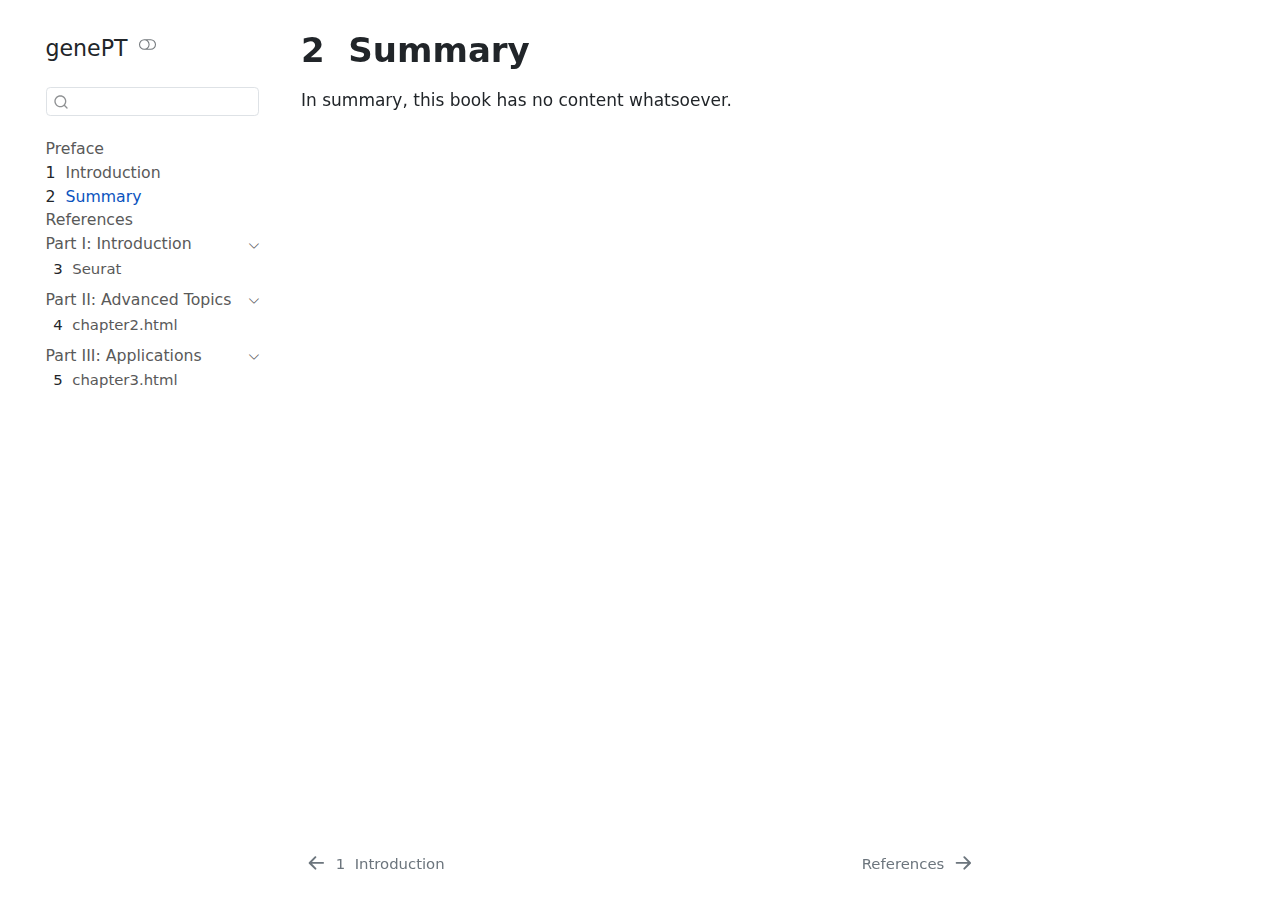
<file: book-output/summary.html>
<!DOCTYPE html>
<html xmlns="http://www.w3.org/1999/xhtml" lang="en" xml:lang="en"><head>

<meta charset="utf-8">
<meta name="generator" content="quarto-1.6.32">

<meta name="viewport" content="width=device-width, initial-scale=1.0, user-scalable=yes">


<title>2&nbsp; Summary – genePT</title>
<style>
code{white-space: pre-wrap;}
span.smallcaps{font-variant: small-caps;}
div.columns{display: flex; gap: min(4vw, 1.5em);}
div.column{flex: auto; overflow-x: auto;}
div.hanging-indent{margin-left: 1.5em; text-indent: -1.5em;}
ul.task-list{list-style: none;}
ul.task-list li input[type="checkbox"] {
  width: 0.8em;
  margin: 0 0.8em 0.2em -1em; /* quarto-specific, see https://github.com/quarto-dev/quarto-cli/issues/4556 */ 
  vertical-align: middle;
}
</style>


<script src="site_libs/quarto-nav/quarto-nav.js"></script>
<script src="site_libs/quarto-nav/headroom.min.js"></script>
<script src="site_libs/clipboard/clipboard.min.js"></script>
<script src="site_libs/quarto-search/autocomplete.umd.js"></script>
<script src="site_libs/quarto-search/fuse.min.js"></script>
<script src="site_libs/quarto-search/quarto-search.js"></script>
<meta name="quarto:offset" content="./">
<link href="./references.html" rel="next">
<link href="./intro.html" rel="prev">
<script src="site_libs/quarto-html/quarto.js"></script>
<script src="site_libs/quarto-html/popper.min.js"></script>
<script src="site_libs/quarto-html/tippy.umd.min.js"></script>
<script src="site_libs/quarto-html/anchor.min.js"></script>
<link href="site_libs/quarto-html/tippy.css" rel="stylesheet">
<link href="site_libs/quarto-html/quarto-syntax-highlighting-2486e1f0a3ee9ee1fc393803a1361cdb.css" rel="stylesheet" class="quarto-color-scheme" id="quarto-text-highlighting-styles">
<link href="site_libs/quarto-html/quarto-syntax-highlighting-dark-6561bbde787c299e21493071c8edc6ff.css" rel="prefetch" class="quarto-color-scheme quarto-color-alternate" id="quarto-text-highlighting-styles">
<script src="site_libs/bootstrap/bootstrap.min.js"></script>
<link href="site_libs/bootstrap/bootstrap-icons.css" rel="stylesheet">
<link href="site_libs/bootstrap/bootstrap-c1bd07a08274ffc28a5f53aff562bd09.min.css" rel="stylesheet" append-hash="true" class="quarto-color-scheme" id="quarto-bootstrap" data-mode="light">
<link href="site_libs/bootstrap/bootstrap-dark.min.css" rel="prefetch" class="quarto-color-scheme quarto-color-alternate" id="quarto-bootstrap" data-mode="dark">
<script id="quarto-search-options" type="application/json">{
  "location": "sidebar",
  "copy-button": false,
  "collapse-after": 3,
  "panel-placement": "start",
  "type": "textbox",
  "limit": 50,
  "keyboard-shortcut": [
    "f",
    "/",
    "s"
  ],
  "show-item-context": false,
  "language": {
    "search-no-results-text": "No results",
    "search-matching-documents-text": "matching documents",
    "search-copy-link-title": "Copy link to search",
    "search-hide-matches-text": "Hide additional matches",
    "search-more-match-text": "more match in this document",
    "search-more-matches-text": "more matches in this document",
    "search-clear-button-title": "Clear",
    "search-text-placeholder": "",
    "search-detached-cancel-button-title": "Cancel",
    "search-submit-button-title": "Submit",
    "search-label": "Search"
  }
}</script>


</head>

<body class="nav-sidebar floating">

<div id="quarto-search-results"></div>
  <header id="quarto-header" class="headroom fixed-top">
  <nav class="quarto-secondary-nav">
    <div class="container-fluid d-flex">
      <button type="button" class="quarto-btn-toggle btn" data-bs-toggle="collapse" role="button" data-bs-target=".quarto-sidebar-collapse-item" aria-controls="quarto-sidebar" aria-expanded="false" aria-label="Toggle sidebar navigation" onclick="if (window.quartoToggleHeadroom) { window.quartoToggleHeadroom(); }">
        <i class="bi bi-layout-text-sidebar-reverse"></i>
      </button>
        <nav class="quarto-page-breadcrumbs" aria-label="breadcrumb"><ol class="breadcrumb"><li class="breadcrumb-item"><a href="./summary.html"><span class="chapter-number">2</span>&nbsp; <span class="chapter-title">Summary</span></a></li></ol></nav>
        <a class="flex-grow-1" role="navigation" data-bs-toggle="collapse" data-bs-target=".quarto-sidebar-collapse-item" aria-controls="quarto-sidebar" aria-expanded="false" aria-label="Toggle sidebar navigation" onclick="if (window.quartoToggleHeadroom) { window.quartoToggleHeadroom(); }">      
        </a>
      <button type="button" class="btn quarto-search-button" aria-label="Search" onclick="window.quartoOpenSearch();">
        <i class="bi bi-search"></i>
      </button>
    </div>
  </nav>
</header>
<!-- content -->
<div id="quarto-content" class="quarto-container page-columns page-rows-contents page-layout-article">
<!-- sidebar -->
  <nav id="quarto-sidebar" class="sidebar collapse collapse-horizontal quarto-sidebar-collapse-item sidebar-navigation floating overflow-auto">
    <div class="pt-lg-2 mt-2 text-left sidebar-header">
    <div class="sidebar-title mb-0 py-0">
      <a href="./">genePT</a> 
        <div class="sidebar-tools-main">
  <a href="" class="quarto-color-scheme-toggle quarto-navigation-tool  px-1" onclick="window.quartoToggleColorScheme(); return false;" title="Toggle dark mode"><i class="bi"></i></a>
</div>
    </div>
      </div>
        <div class="mt-2 flex-shrink-0 align-items-center">
        <div class="sidebar-search">
        <div id="quarto-search" class="" title="Search"></div>
        </div>
        </div>
    <div class="sidebar-menu-container"> 
    <ul class="list-unstyled mt-1">
        <li class="sidebar-item">
  <div class="sidebar-item-container"> 
  <a href="./index.html" class="sidebar-item-text sidebar-link">
 <span class="menu-text">Preface</span></a>
  </div>
</li>
        <li class="sidebar-item">
  <div class="sidebar-item-container"> 
  <a href="./intro.html" class="sidebar-item-text sidebar-link">
 <span class="menu-text"><span class="chapter-number">1</span>&nbsp; <span class="chapter-title">Introduction</span></span></a>
  </div>
</li>
        <li class="sidebar-item">
  <div class="sidebar-item-container"> 
  <a href="./summary.html" class="sidebar-item-text sidebar-link active">
 <span class="menu-text"><span class="chapter-number">2</span>&nbsp; <span class="chapter-title">Summary</span></span></a>
  </div>
</li>
        <li class="sidebar-item">
  <div class="sidebar-item-container"> 
  <a href="./references.html" class="sidebar-item-text sidebar-link">
 <span class="menu-text">References</span></a>
  </div>
</li>
        <li class="sidebar-item sidebar-item-section">
      <div class="sidebar-item-container"> 
            <a class="sidebar-item-text sidebar-link text-start" data-bs-toggle="collapse" data-bs-target="#quarto-sidebar-section-1" role="navigation" aria-expanded="true">
 <span class="menu-text">Part I: Introduction</span></a>
          <a class="sidebar-item-toggle text-start" data-bs-toggle="collapse" data-bs-target="#quarto-sidebar-section-1" role="navigation" aria-expanded="true" aria-label="Toggle section">
            <i class="bi bi-chevron-right ms-2"></i>
          </a> 
      </div>
      <ul id="quarto-sidebar-section-1" class="collapse list-unstyled sidebar-section depth1 show">  
          <li class="sidebar-item">
  <div class="sidebar-item-container"> 
  <a href="./chapter1/chapter1.html" class="sidebar-item-text sidebar-link">
 <span class="menu-text"><span class="chapter-number">3</span>&nbsp; <span class="chapter-title">Seurat</span></span></a>
  </div>
</li>
      </ul>
  </li>
        <li class="sidebar-item sidebar-item-section">
      <div class="sidebar-item-container"> 
            <a class="sidebar-item-text sidebar-link text-start" data-bs-toggle="collapse" data-bs-target="#quarto-sidebar-section-2" role="navigation" aria-expanded="true">
 <span class="menu-text">Part II: Advanced Topics</span></a>
          <a class="sidebar-item-toggle text-start" data-bs-toggle="collapse" data-bs-target="#quarto-sidebar-section-2" role="navigation" aria-expanded="true" aria-label="Toggle section">
            <i class="bi bi-chevron-right ms-2"></i>
          </a> 
      </div>
      <ul id="quarto-sidebar-section-2" class="collapse list-unstyled sidebar-section depth1 show">  
          <li class="sidebar-item">
  <div class="sidebar-item-container"> 
  <a href="./chapter2/chapter2.html" class="sidebar-item-text sidebar-link">
 <span class="menu-text"><span class="chapter-number">4</span>&nbsp; <span class="chapter-title">chapter2.html</span></span></a>
  </div>
</li>
      </ul>
  </li>
        <li class="sidebar-item sidebar-item-section">
      <div class="sidebar-item-container"> 
            <a class="sidebar-item-text sidebar-link text-start" data-bs-toggle="collapse" data-bs-target="#quarto-sidebar-section-3" role="navigation" aria-expanded="true">
 <span class="menu-text">Part III: Applications</span></a>
          <a class="sidebar-item-toggle text-start" data-bs-toggle="collapse" data-bs-target="#quarto-sidebar-section-3" role="navigation" aria-expanded="true" aria-label="Toggle section">
            <i class="bi bi-chevron-right ms-2"></i>
          </a> 
      </div>
      <ul id="quarto-sidebar-section-3" class="collapse list-unstyled sidebar-section depth1 show">  
          <li class="sidebar-item">
  <div class="sidebar-item-container"> 
  <a href="./chapter3/chapter3.html" class="sidebar-item-text sidebar-link">
 <span class="menu-text"><span class="chapter-number">5</span>&nbsp; <span class="chapter-title">chapter3.html</span></span></a>
  </div>
</li>
      </ul>
  </li>
    </ul>
    </div>
</nav>
<div id="quarto-sidebar-glass" class="quarto-sidebar-collapse-item" data-bs-toggle="collapse" data-bs-target=".quarto-sidebar-collapse-item"></div>
<!-- margin-sidebar -->
    <div id="quarto-margin-sidebar" class="sidebar margin-sidebar zindex-bottom">
        
    </div>
<!-- main -->
<main class="content" id="quarto-document-content">

<header id="title-block-header" class="quarto-title-block default">
<div class="quarto-title">
<h1 class="title"><span class="chapter-number">2</span>&nbsp; <span class="chapter-title">Summary</span></h1>
</div>



<div class="quarto-title-meta">

    
  
    
  </div>
  


</header>


<p>In summary, this book has no content whatsoever.</p>



</main> <!-- /main -->
<script id="quarto-html-after-body" type="application/javascript">
window.document.addEventListener("DOMContentLoaded", function (event) {
  const toggleBodyColorMode = (bsSheetEl) => {
    const mode = bsSheetEl.getAttribute("data-mode");
    const bodyEl = window.document.querySelector("body");
    if (mode === "dark") {
      bodyEl.classList.add("quarto-dark");
      bodyEl.classList.remove("quarto-light");
    } else {
      bodyEl.classList.add("quarto-light");
      bodyEl.classList.remove("quarto-dark");
    }
  }
  const toggleBodyColorPrimary = () => {
    const bsSheetEl = window.document.querySelector("link#quarto-bootstrap");
    if (bsSheetEl) {
      toggleBodyColorMode(bsSheetEl);
    }
  }
  toggleBodyColorPrimary();  
  const disableStylesheet = (stylesheets) => {
    for (let i=0; i < stylesheets.length; i++) {
      const stylesheet = stylesheets[i];
      stylesheet.rel = 'prefetch';
    }
  }
  const enableStylesheet = (stylesheets) => {
    for (let i=0; i < stylesheets.length; i++) {
      const stylesheet = stylesheets[i];
      stylesheet.rel = 'stylesheet';
    }
  }
  const manageTransitions = (selector, allowTransitions) => {
    const els = window.document.querySelectorAll(selector);
    for (let i=0; i < els.length; i++) {
      const el = els[i];
      if (allowTransitions) {
        el.classList.remove('notransition');
      } else {
        el.classList.add('notransition');
      }
    }
  }
  const toggleGiscusIfUsed = (isAlternate, darkModeDefault) => {
    const baseTheme = document.querySelector('#giscus-base-theme')?.value ?? 'light';
    const alternateTheme = document.querySelector('#giscus-alt-theme')?.value ?? 'dark';
    let newTheme = '';
    if(darkModeDefault) {
      newTheme = isAlternate ? baseTheme : alternateTheme;
    } else {
      newTheme = isAlternate ? alternateTheme : baseTheme;
    }
    const changeGiscusTheme = () => {
      // From: https://github.com/giscus/giscus/issues/336
      const sendMessage = (message) => {
        const iframe = document.querySelector('iframe.giscus-frame');
        if (!iframe) return;
        iframe.contentWindow.postMessage({ giscus: message }, 'https://giscus.app');
      }
      sendMessage({
        setConfig: {
          theme: newTheme
        }
      });
    }
    const isGiscussLoaded = window.document.querySelector('iframe.giscus-frame') !== null;
    if (isGiscussLoaded) {
      changeGiscusTheme();
    }
  }
  const toggleColorMode = (alternate) => {
    // Switch the stylesheets
    const alternateStylesheets = window.document.querySelectorAll('link.quarto-color-scheme.quarto-color-alternate');
    manageTransitions('#quarto-margin-sidebar .nav-link', false);
    if (alternate) {
      enableStylesheet(alternateStylesheets);
      for (const sheetNode of alternateStylesheets) {
        if (sheetNode.id === "quarto-bootstrap") {
          toggleBodyColorMode(sheetNode);
        }
      }
    } else {
      disableStylesheet(alternateStylesheets);
      toggleBodyColorPrimary();
    }
    manageTransitions('#quarto-margin-sidebar .nav-link', true);
    // Switch the toggles
    const toggles = window.document.querySelectorAll('.quarto-color-scheme-toggle');
    for (let i=0; i < toggles.length; i++) {
      const toggle = toggles[i];
      if (toggle) {
        if (alternate) {
          toggle.classList.add("alternate");     
        } else {
          toggle.classList.remove("alternate");
        }
      }
    }
    // Hack to workaround the fact that safari doesn't
    // properly recolor the scrollbar when toggling (#1455)
    if (navigator.userAgent.indexOf('Safari') > 0 && navigator.userAgent.indexOf('Chrome') == -1) {
      manageTransitions("body", false);
      window.scrollTo(0, 1);
      setTimeout(() => {
        window.scrollTo(0, 0);
        manageTransitions("body", true);
      }, 40);  
    }
  }
  const isFileUrl = () => { 
    return window.location.protocol === 'file:';
  }
  const hasAlternateSentinel = () => {  
    let styleSentinel = getColorSchemeSentinel();
    if (styleSentinel !== null) {
      return styleSentinel === "alternate";
    } else {
      return false;
    }
  }
  const setStyleSentinel = (alternate) => {
    const value = alternate ? "alternate" : "default";
    if (!isFileUrl()) {
      window.localStorage.setItem("quarto-color-scheme", value);
    } else {
      localAlternateSentinel = value;
    }
  }
  const getColorSchemeSentinel = () => {
    if (!isFileUrl()) {
      const storageValue = window.localStorage.getItem("quarto-color-scheme");
      return storageValue != null ? storageValue : localAlternateSentinel;
    } else {
      return localAlternateSentinel;
    }
  }
  const darkModeDefault = false;
  let localAlternateSentinel = darkModeDefault ? 'alternate' : 'default';
  // Dark / light mode switch
  window.quartoToggleColorScheme = () => {
    // Read the current dark / light value 
    let toAlternate = !hasAlternateSentinel();
    toggleColorMode(toAlternate);
    setStyleSentinel(toAlternate);
    toggleGiscusIfUsed(toAlternate, darkModeDefault);
  };
  // Ensure there is a toggle, if there isn't float one in the top right
  if (window.document.querySelector('.quarto-color-scheme-toggle') === null) {
    const a = window.document.createElement('a');
    a.classList.add('top-right');
    a.classList.add('quarto-color-scheme-toggle');
    a.href = "";
    a.onclick = function() { try { window.quartoToggleColorScheme(); } catch {} return false; };
    const i = window.document.createElement("i");
    i.classList.add('bi');
    a.appendChild(i);
    window.document.body.appendChild(a);
  }
  // Switch to dark mode if need be
  if (hasAlternateSentinel()) {
    toggleColorMode(true);
  } else {
    toggleColorMode(false);
  }
  const icon = "";
  const anchorJS = new window.AnchorJS();
  anchorJS.options = {
    placement: 'right',
    icon: icon
  };
  anchorJS.add('.anchored');
  const isCodeAnnotation = (el) => {
    for (const clz of el.classList) {
      if (clz.startsWith('code-annotation-')) {                     
        return true;
      }
    }
    return false;
  }
  const onCopySuccess = function(e) {
    // button target
    const button = e.trigger;
    // don't keep focus
    button.blur();
    // flash "checked"
    button.classList.add('code-copy-button-checked');
    var currentTitle = button.getAttribute("title");
    button.setAttribute("title", "Copied!");
    let tooltip;
    if (window.bootstrap) {
      button.setAttribute("data-bs-toggle", "tooltip");
      button.setAttribute("data-bs-placement", "left");
      button.setAttribute("data-bs-title", "Copied!");
      tooltip = new bootstrap.Tooltip(button, 
        { trigger: "manual", 
          customClass: "code-copy-button-tooltip",
          offset: [0, -8]});
      tooltip.show();    
    }
    setTimeout(function() {
      if (tooltip) {
        tooltip.hide();
        button.removeAttribute("data-bs-title");
        button.removeAttribute("data-bs-toggle");
        button.removeAttribute("data-bs-placement");
      }
      button.setAttribute("title", currentTitle);
      button.classList.remove('code-copy-button-checked');
    }, 1000);
    // clear code selection
    e.clearSelection();
  }
  const getTextToCopy = function(trigger) {
      const codeEl = trigger.previousElementSibling.cloneNode(true);
      for (const childEl of codeEl.children) {
        if (isCodeAnnotation(childEl)) {
          childEl.remove();
        }
      }
      return codeEl.innerText;
  }
  const clipboard = new window.ClipboardJS('.code-copy-button:not([data-in-quarto-modal])', {
    text: getTextToCopy
  });
  clipboard.on('success', onCopySuccess);
  if (window.document.getElementById('quarto-embedded-source-code-modal')) {
    // For code content inside modals, clipBoardJS needs to be initialized with a container option
    // TODO: Check when it could be a function (https://github.com/zenorocha/clipboard.js/issues/860)
    const clipboardModal = new window.ClipboardJS('.code-copy-button[data-in-quarto-modal]', {
      text: getTextToCopy,
      container: window.document.getElementById('quarto-embedded-source-code-modal')
    });
    clipboardModal.on('success', onCopySuccess);
  }
    var localhostRegex = new RegExp(/^(?:http|https):\/\/localhost\:?[0-9]*\//);
    var mailtoRegex = new RegExp(/^mailto:/);
      var filterRegex = new RegExp('/' + window.location.host + '/');
    var isInternal = (href) => {
        return filterRegex.test(href) || localhostRegex.test(href) || mailtoRegex.test(href);
    }
    // Inspect non-navigation links and adorn them if external
 	var links = window.document.querySelectorAll('a[href]:not(.nav-link):not(.navbar-brand):not(.toc-action):not(.sidebar-link):not(.sidebar-item-toggle):not(.pagination-link):not(.no-external):not([aria-hidden]):not(.dropdown-item):not(.quarto-navigation-tool):not(.about-link)');
    for (var i=0; i<links.length; i++) {
      const link = links[i];
      if (!isInternal(link.href)) {
        // undo the damage that might have been done by quarto-nav.js in the case of
        // links that we want to consider external
        if (link.dataset.originalHref !== undefined) {
          link.href = link.dataset.originalHref;
        }
      }
    }
  function tippyHover(el, contentFn, onTriggerFn, onUntriggerFn) {
    const config = {
      allowHTML: true,
      maxWidth: 500,
      delay: 100,
      arrow: false,
      appendTo: function(el) {
          return el.parentElement;
      },
      interactive: true,
      interactiveBorder: 10,
      theme: 'quarto',
      placement: 'bottom-start',
    };
    if (contentFn) {
      config.content = contentFn;
    }
    if (onTriggerFn) {
      config.onTrigger = onTriggerFn;
    }
    if (onUntriggerFn) {
      config.onUntrigger = onUntriggerFn;
    }
    window.tippy(el, config); 
  }
  const noterefs = window.document.querySelectorAll('a[role="doc-noteref"]');
  for (var i=0; i<noterefs.length; i++) {
    const ref = noterefs[i];
    tippyHover(ref, function() {
      // use id or data attribute instead here
      let href = ref.getAttribute('data-footnote-href') || ref.getAttribute('href');
      try { href = new URL(href).hash; } catch {}
      const id = href.replace(/^#\/?/, "");
      const note = window.document.getElementById(id);
      if (note) {
        return note.innerHTML;
      } else {
        return "";
      }
    });
  }
  const xrefs = window.document.querySelectorAll('a.quarto-xref');
  const processXRef = (id, note) => {
    // Strip column container classes
    const stripColumnClz = (el) => {
      el.classList.remove("page-full", "page-columns");
      if (el.children) {
        for (const child of el.children) {
          stripColumnClz(child);
        }
      }
    }
    stripColumnClz(note)
    if (id === null || id.startsWith('sec-')) {
      // Special case sections, only their first couple elements
      const container = document.createElement("div");
      if (note.children && note.children.length > 2) {
        container.appendChild(note.children[0].cloneNode(true));
        for (let i = 1; i < note.children.length; i++) {
          const child = note.children[i];
          if (child.tagName === "P" && child.innerText === "") {
            continue;
          } else {
            container.appendChild(child.cloneNode(true));
            break;
          }
        }
        if (window.Quarto?.typesetMath) {
          window.Quarto.typesetMath(container);
        }
        return container.innerHTML
      } else {
        if (window.Quarto?.typesetMath) {
          window.Quarto.typesetMath(note);
        }
        return note.innerHTML;
      }
    } else {
      // Remove any anchor links if they are present
      const anchorLink = note.querySelector('a.anchorjs-link');
      if (anchorLink) {
        anchorLink.remove();
      }
      if (window.Quarto?.typesetMath) {
        window.Quarto.typesetMath(note);
      }
      // TODO in 1.5, we should make sure this works without a callout special case
      if (note.classList.contains("callout")) {
        return note.outerHTML;
      } else {
        return note.innerHTML;
      }
    }
  }
  for (var i=0; i<xrefs.length; i++) {
    const xref = xrefs[i];
    tippyHover(xref, undefined, function(instance) {
      instance.disable();
      let url = xref.getAttribute('href');
      let hash = undefined; 
      if (url.startsWith('#')) {
        hash = url;
      } else {
        try { hash = new URL(url).hash; } catch {}
      }
      if (hash) {
        const id = hash.replace(/^#\/?/, "");
        const note = window.document.getElementById(id);
        if (note !== null) {
          try {
            const html = processXRef(id, note.cloneNode(true));
            instance.setContent(html);
          } finally {
            instance.enable();
            instance.show();
          }
        } else {
          // See if we can fetch this
          fetch(url.split('#')[0])
          .then(res => res.text())
          .then(html => {
            const parser = new DOMParser();
            const htmlDoc = parser.parseFromString(html, "text/html");
            const note = htmlDoc.getElementById(id);
            if (note !== null) {
              const html = processXRef(id, note);
              instance.setContent(html);
            } 
          }).finally(() => {
            instance.enable();
            instance.show();
          });
        }
      } else {
        // See if we can fetch a full url (with no hash to target)
        // This is a special case and we should probably do some content thinning / targeting
        fetch(url)
        .then(res => res.text())
        .then(html => {
          const parser = new DOMParser();
          const htmlDoc = parser.parseFromString(html, "text/html");
          const note = htmlDoc.querySelector('main.content');
          if (note !== null) {
            // This should only happen for chapter cross references
            // (since there is no id in the URL)
            // remove the first header
            if (note.children.length > 0 && note.children[0].tagName === "HEADER") {
              note.children[0].remove();
            }
            const html = processXRef(null, note);
            instance.setContent(html);
          } 
        }).finally(() => {
          instance.enable();
          instance.show();
        });
      }
    }, function(instance) {
    });
  }
      let selectedAnnoteEl;
      const selectorForAnnotation = ( cell, annotation) => {
        let cellAttr = 'data-code-cell="' + cell + '"';
        let lineAttr = 'data-code-annotation="' +  annotation + '"';
        const selector = 'span[' + cellAttr + '][' + lineAttr + ']';
        return selector;
      }
      const selectCodeLines = (annoteEl) => {
        const doc = window.document;
        const targetCell = annoteEl.getAttribute("data-target-cell");
        const targetAnnotation = annoteEl.getAttribute("data-target-annotation");
        const annoteSpan = window.document.querySelector(selectorForAnnotation(targetCell, targetAnnotation));
        const lines = annoteSpan.getAttribute("data-code-lines").split(",");
        const lineIds = lines.map((line) => {
          return targetCell + "-" + line;
        })
        let top = null;
        let height = null;
        let parent = null;
        if (lineIds.length > 0) {
            //compute the position of the single el (top and bottom and make a div)
            const el = window.document.getElementById(lineIds[0]);
            top = el.offsetTop;
            height = el.offsetHeight;
            parent = el.parentElement.parentElement;
          if (lineIds.length > 1) {
            const lastEl = window.document.getElementById(lineIds[lineIds.length - 1]);
            const bottom = lastEl.offsetTop + lastEl.offsetHeight;
            height = bottom - top;
          }
          if (top !== null && height !== null && parent !== null) {
            // cook up a div (if necessary) and position it 
            let div = window.document.getElementById("code-annotation-line-highlight");
            if (div === null) {
              div = window.document.createElement("div");
              div.setAttribute("id", "code-annotation-line-highlight");
              div.style.position = 'absolute';
              parent.appendChild(div);
            }
            div.style.top = top - 2 + "px";
            div.style.height = height + 4 + "px";
            div.style.left = 0;
            let gutterDiv = window.document.getElementById("code-annotation-line-highlight-gutter");
            if (gutterDiv === null) {
              gutterDiv = window.document.createElement("div");
              gutterDiv.setAttribute("id", "code-annotation-line-highlight-gutter");
              gutterDiv.style.position = 'absolute';
              const codeCell = window.document.getElementById(targetCell);
              const gutter = codeCell.querySelector('.code-annotation-gutter');
              gutter.appendChild(gutterDiv);
            }
            gutterDiv.style.top = top - 2 + "px";
            gutterDiv.style.height = height + 4 + "px";
          }
          selectedAnnoteEl = annoteEl;
        }
      };
      const unselectCodeLines = () => {
        const elementsIds = ["code-annotation-line-highlight", "code-annotation-line-highlight-gutter"];
        elementsIds.forEach((elId) => {
          const div = window.document.getElementById(elId);
          if (div) {
            div.remove();
          }
        });
        selectedAnnoteEl = undefined;
      };
        // Handle positioning of the toggle
    window.addEventListener(
      "resize",
      throttle(() => {
        elRect = undefined;
        if (selectedAnnoteEl) {
          selectCodeLines(selectedAnnoteEl);
        }
      }, 10)
    );
    function throttle(fn, ms) {
    let throttle = false;
    let timer;
      return (...args) => {
        if(!throttle) { // first call gets through
            fn.apply(this, args);
            throttle = true;
        } else { // all the others get throttled
            if(timer) clearTimeout(timer); // cancel #2
            timer = setTimeout(() => {
              fn.apply(this, args);
              timer = throttle = false;
            }, ms);
        }
      };
    }
      // Attach click handler to the DT
      const annoteDls = window.document.querySelectorAll('dt[data-target-cell]');
      for (const annoteDlNode of annoteDls) {
        annoteDlNode.addEventListener('click', (event) => {
          const clickedEl = event.target;
          if (clickedEl !== selectedAnnoteEl) {
            unselectCodeLines();
            const activeEl = window.document.querySelector('dt[data-target-cell].code-annotation-active');
            if (activeEl) {
              activeEl.classList.remove('code-annotation-active');
            }
            selectCodeLines(clickedEl);
            clickedEl.classList.add('code-annotation-active');
          } else {
            // Unselect the line
            unselectCodeLines();
            clickedEl.classList.remove('code-annotation-active');
          }
        });
      }
  const findCites = (el) => {
    const parentEl = el.parentElement;
    if (parentEl) {
      const cites = parentEl.dataset.cites;
      if (cites) {
        return {
          el,
          cites: cites.split(' ')
        };
      } else {
        return findCites(el.parentElement)
      }
    } else {
      return undefined;
    }
  };
  var bibliorefs = window.document.querySelectorAll('a[role="doc-biblioref"]');
  for (var i=0; i<bibliorefs.length; i++) {
    const ref = bibliorefs[i];
    const citeInfo = findCites(ref);
    if (citeInfo) {
      tippyHover(citeInfo.el, function() {
        var popup = window.document.createElement('div');
        citeInfo.cites.forEach(function(cite) {
          var citeDiv = window.document.createElement('div');
          citeDiv.classList.add('hanging-indent');
          citeDiv.classList.add('csl-entry');
          var biblioDiv = window.document.getElementById('ref-' + cite);
          if (biblioDiv) {
            citeDiv.innerHTML = biblioDiv.innerHTML;
          }
          popup.appendChild(citeDiv);
        });
        return popup.innerHTML;
      });
    }
  }
});
</script>
<nav class="page-navigation">
  <div class="nav-page nav-page-previous">
      <a href="./intro.html" class="pagination-link" aria-label="Introduction">
        <i class="bi bi-arrow-left-short"></i> <span class="nav-page-text"><span class="chapter-number">1</span>&nbsp; <span class="chapter-title">Introduction</span></span>
      </a>          
  </div>
  <div class="nav-page nav-page-next">
      <a href="./references.html" class="pagination-link" aria-label="References">
        <span class="nav-page-text">References</span> <i class="bi bi-arrow-right-short"></i>
      </a>
  </div>
</nav>
</div> <!-- /content -->




</body></html>
</file>
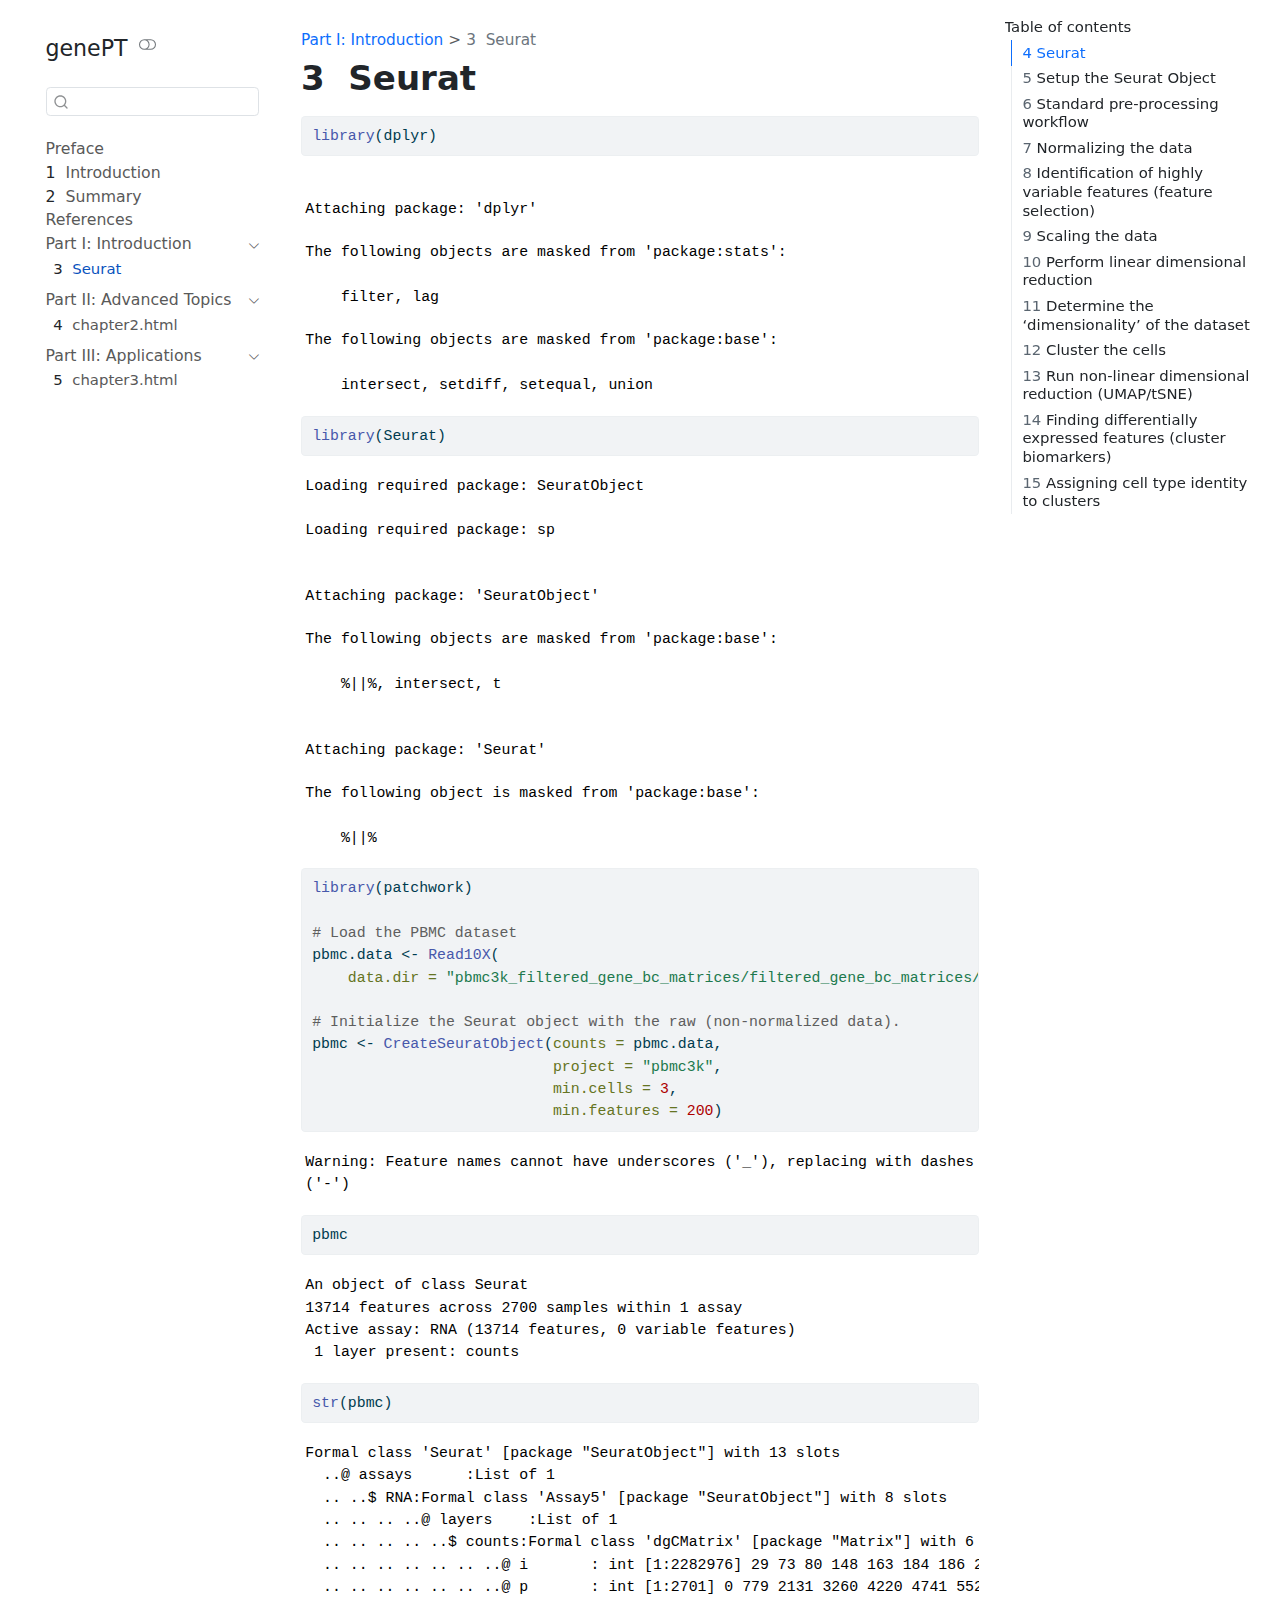
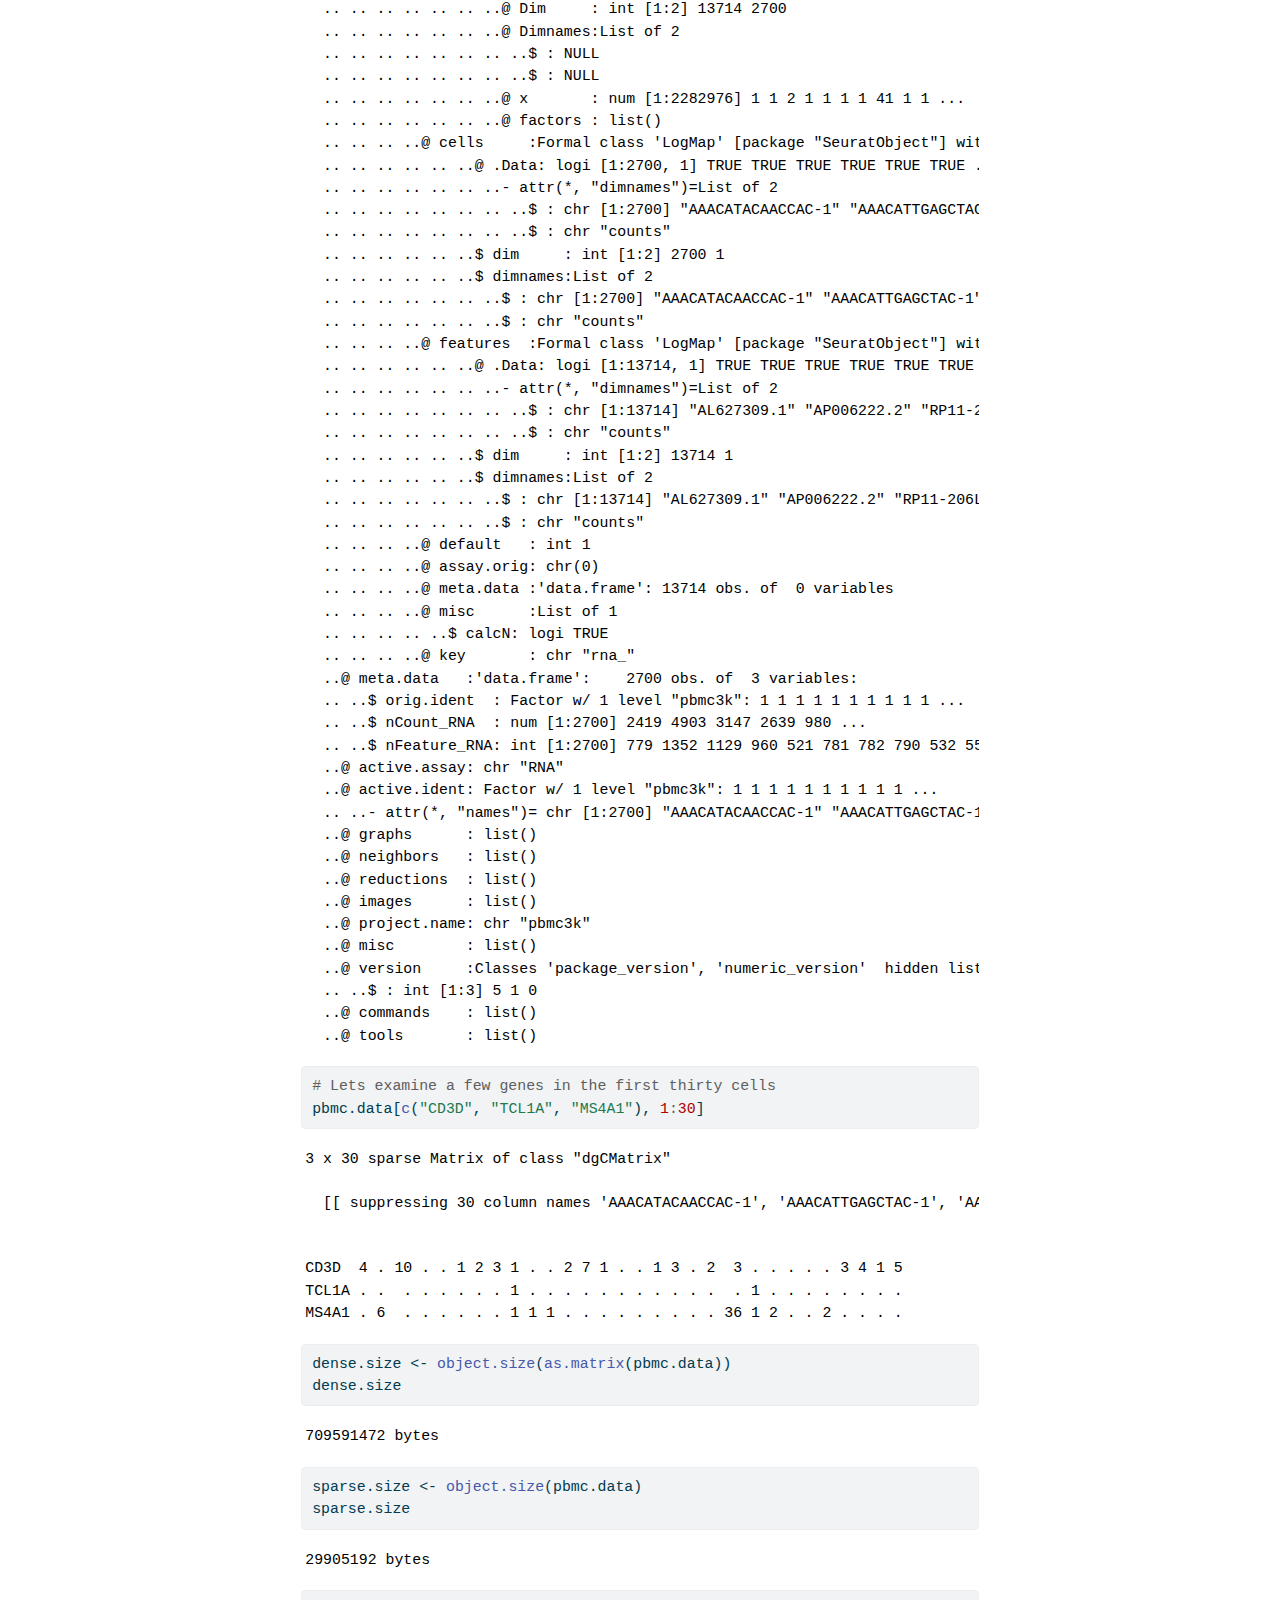
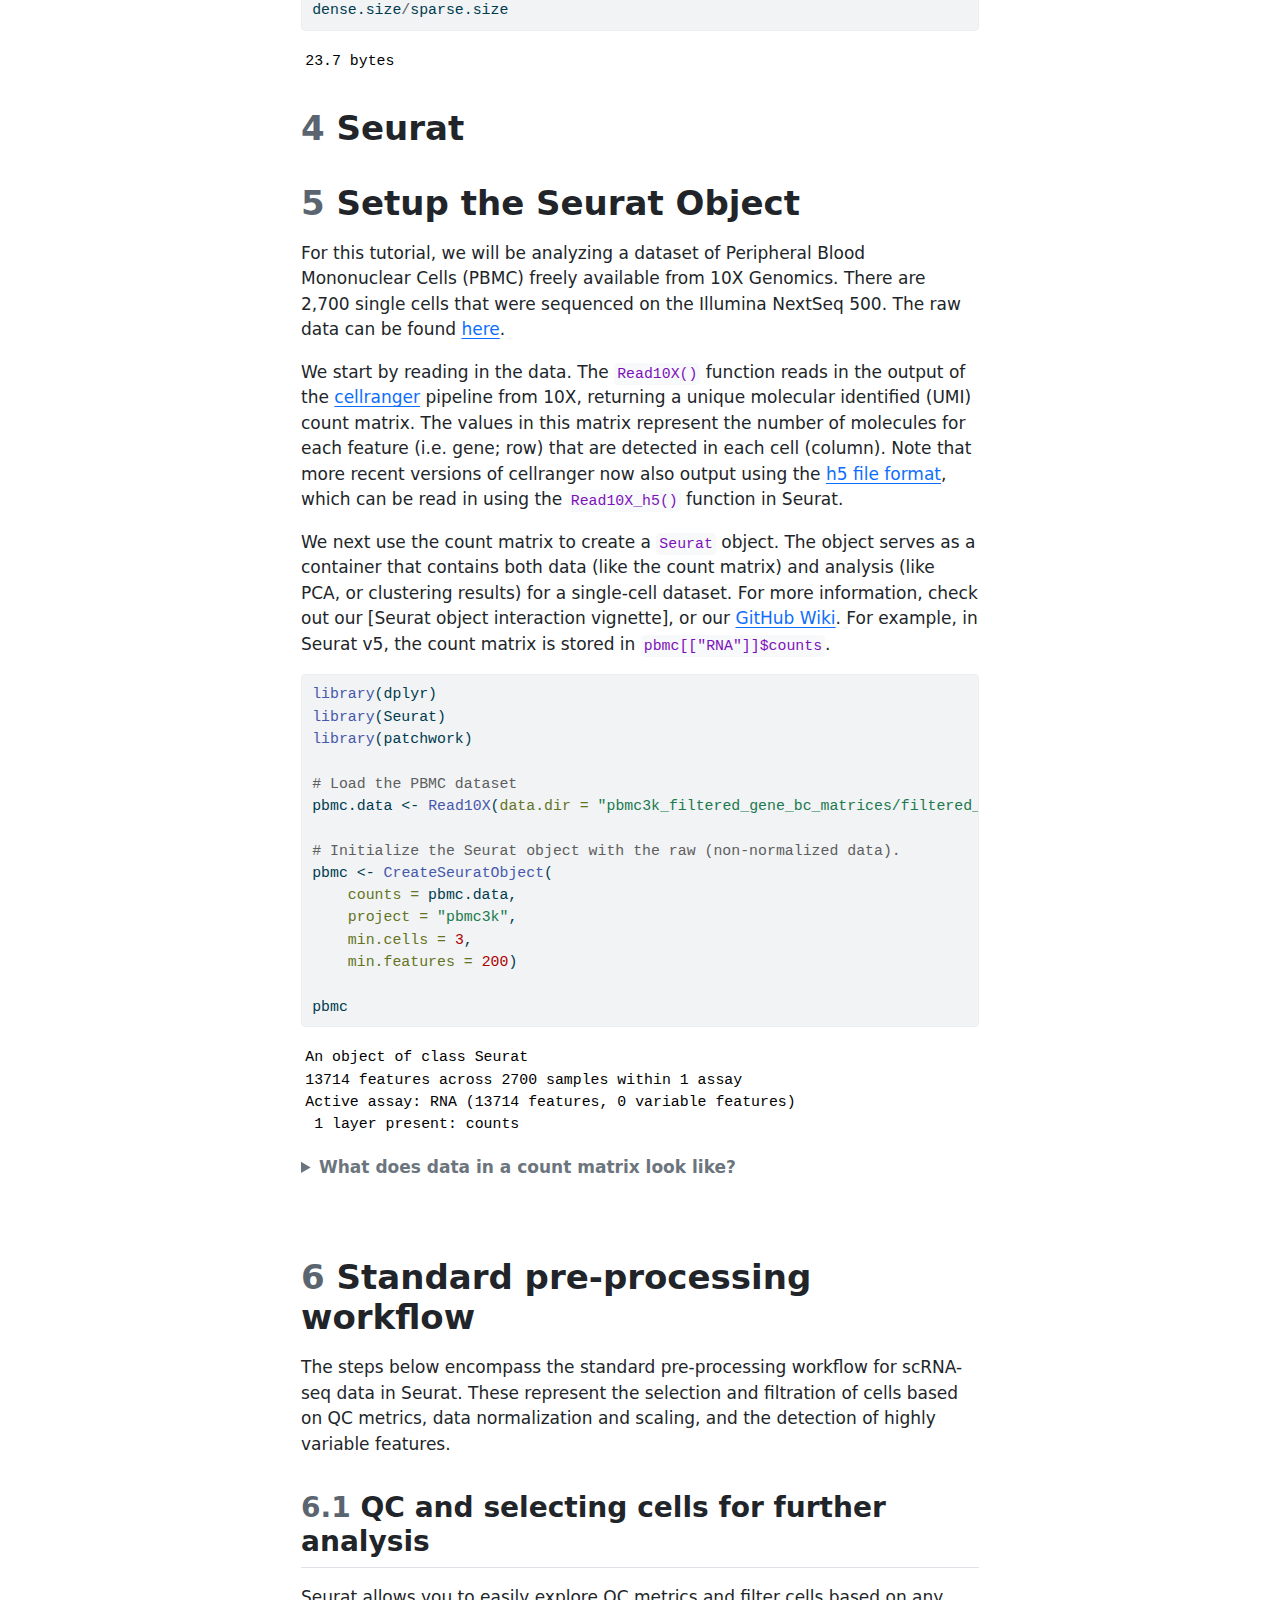
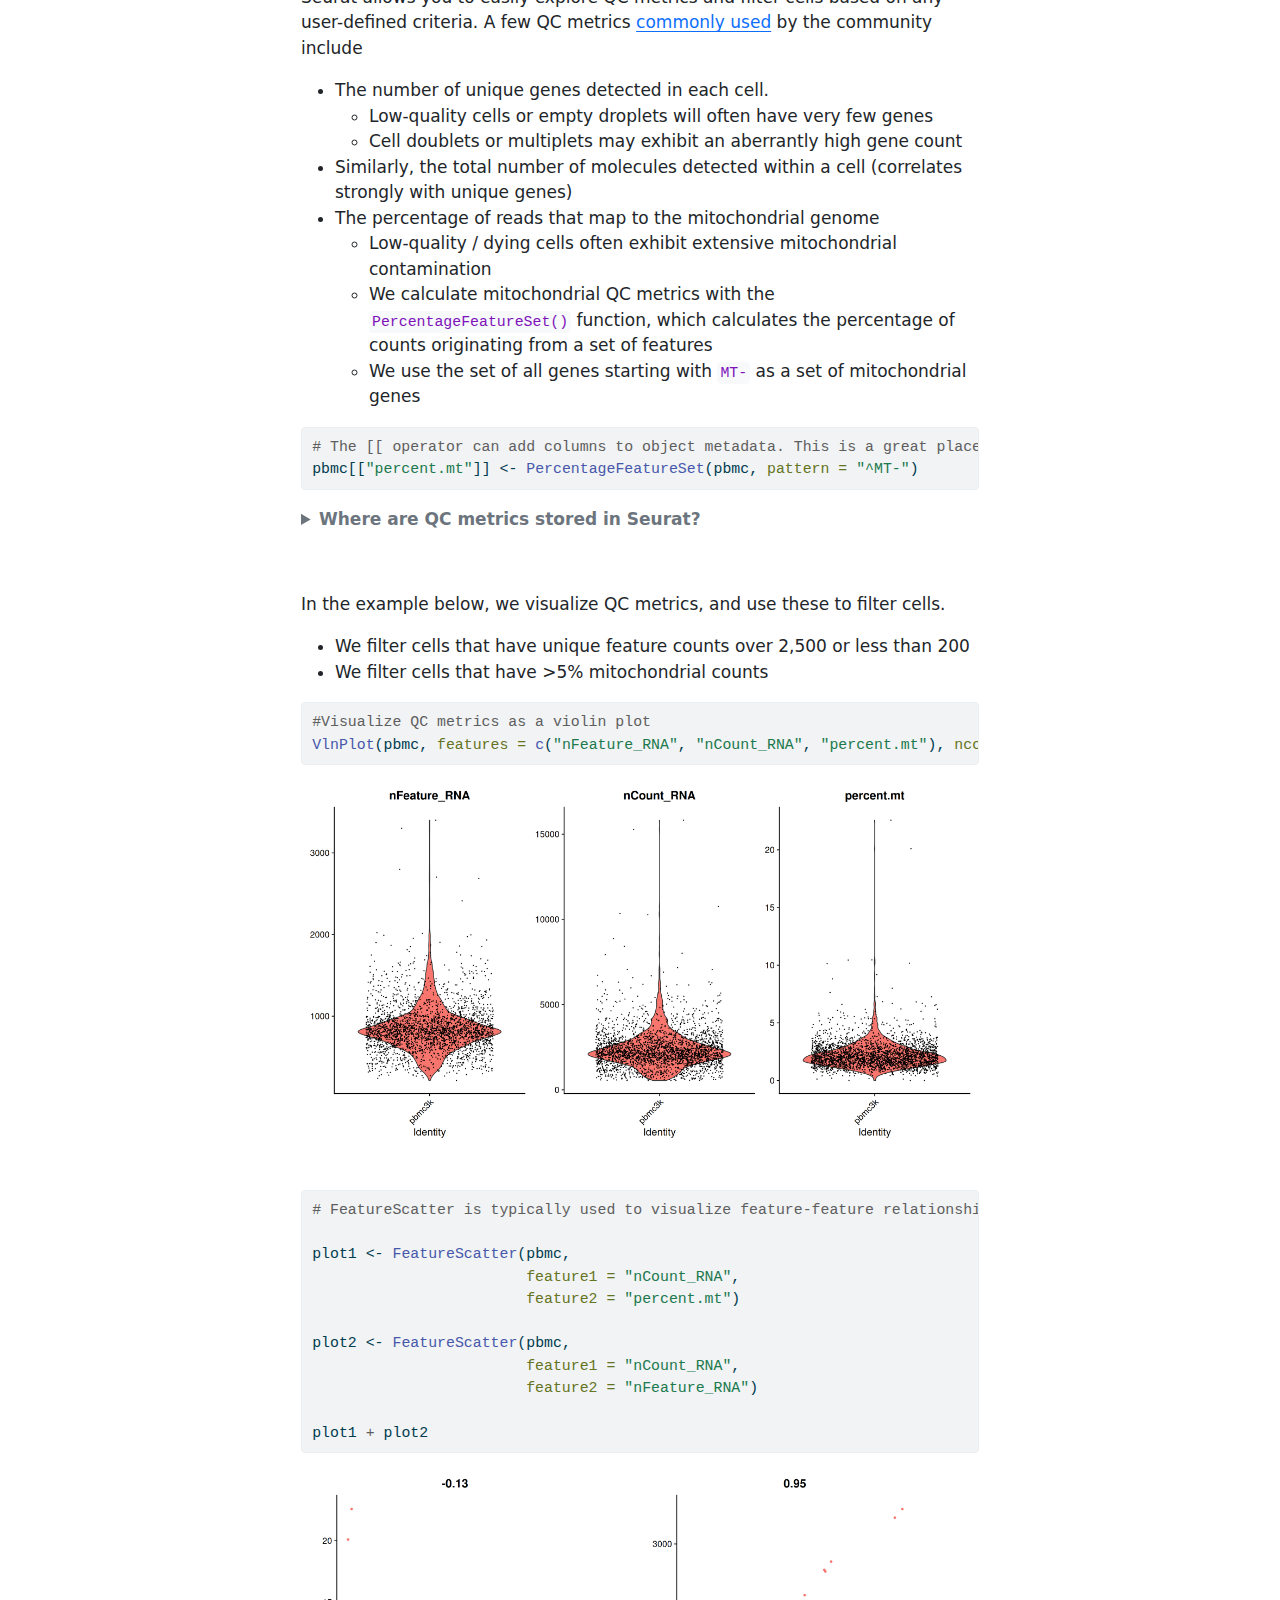
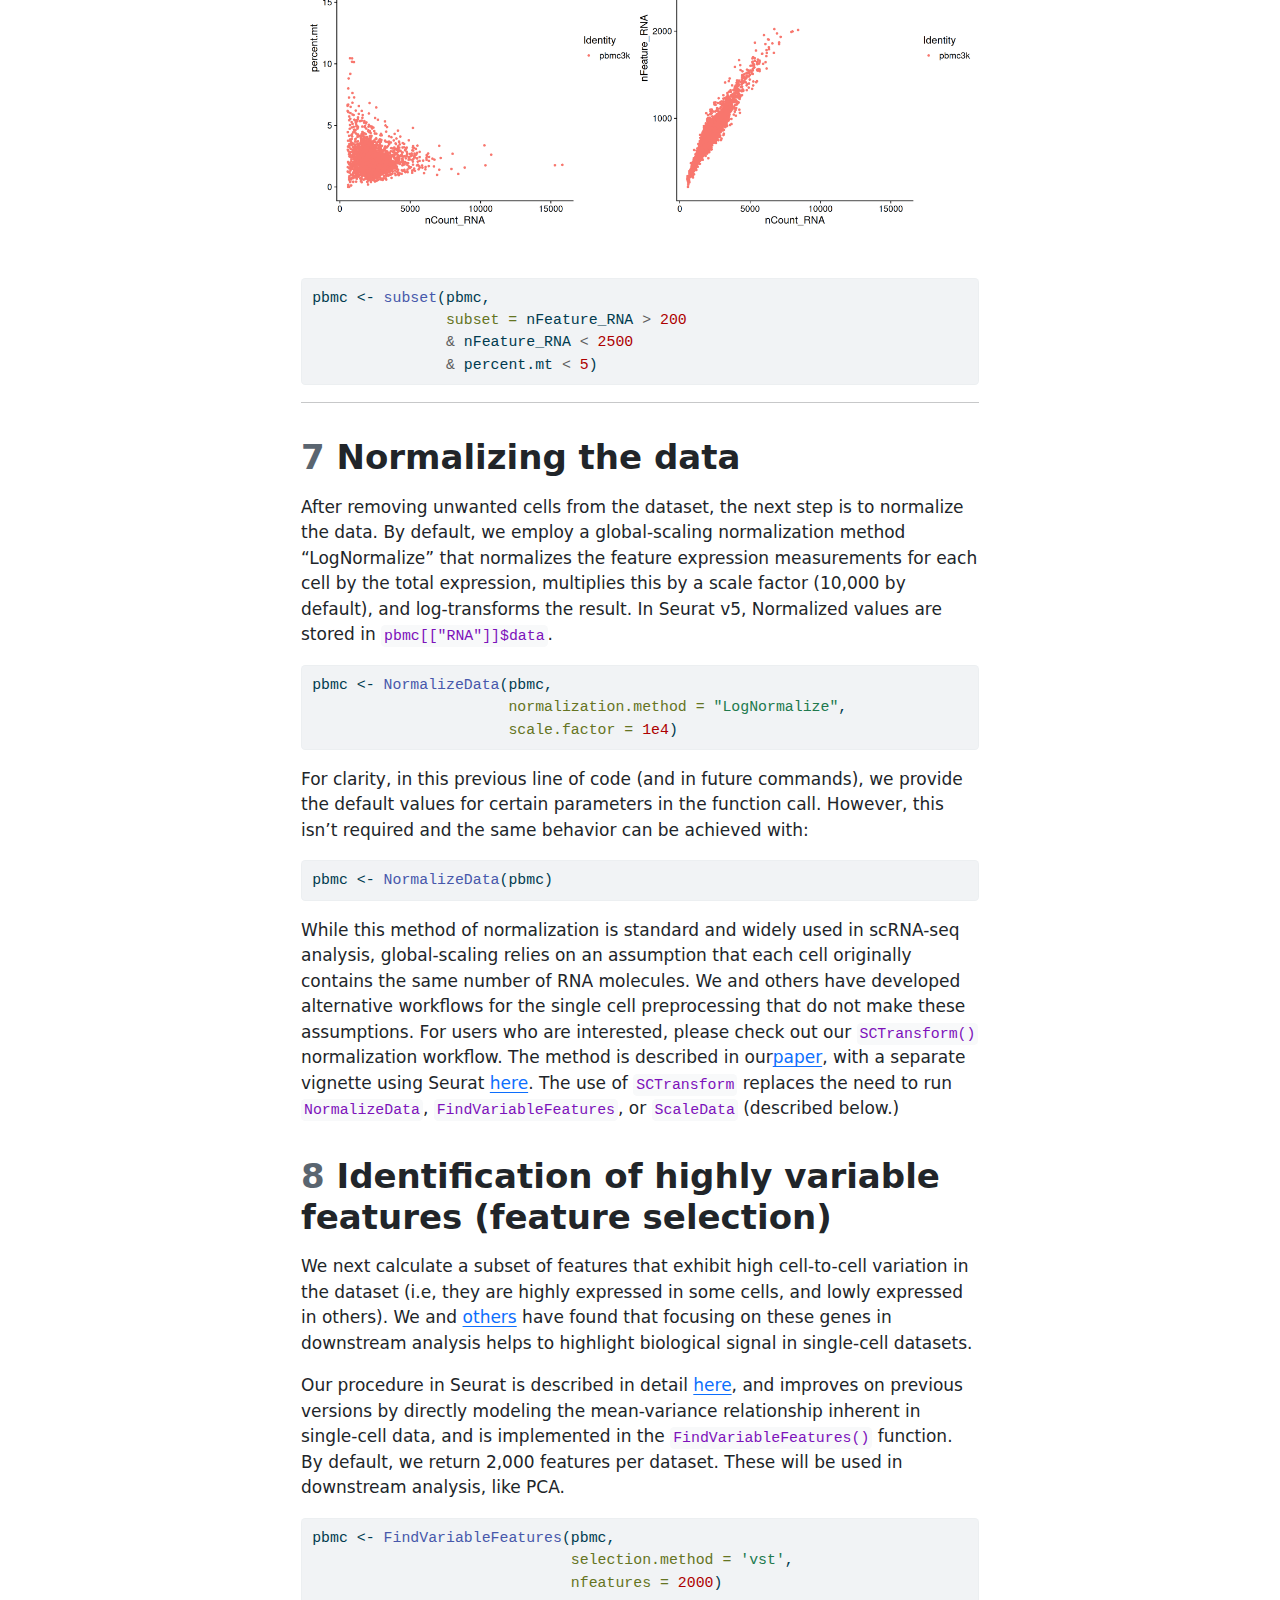
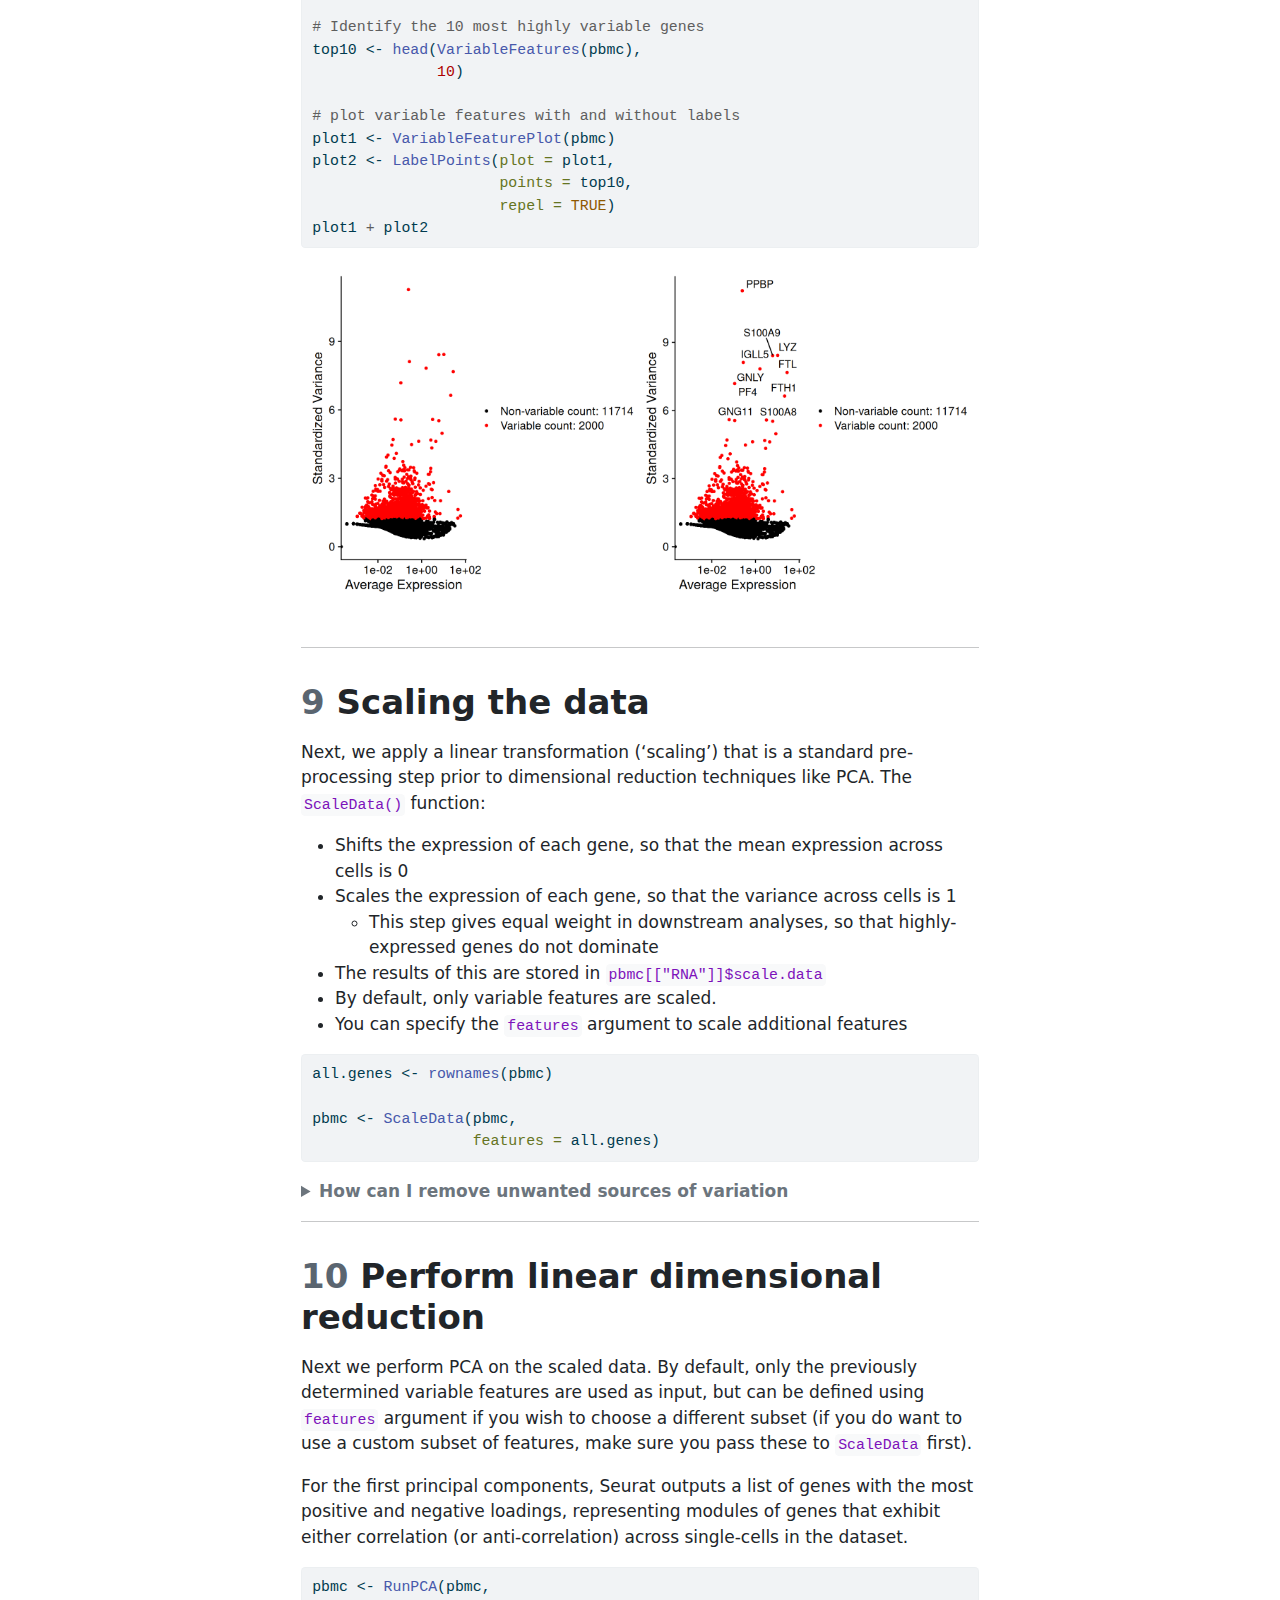
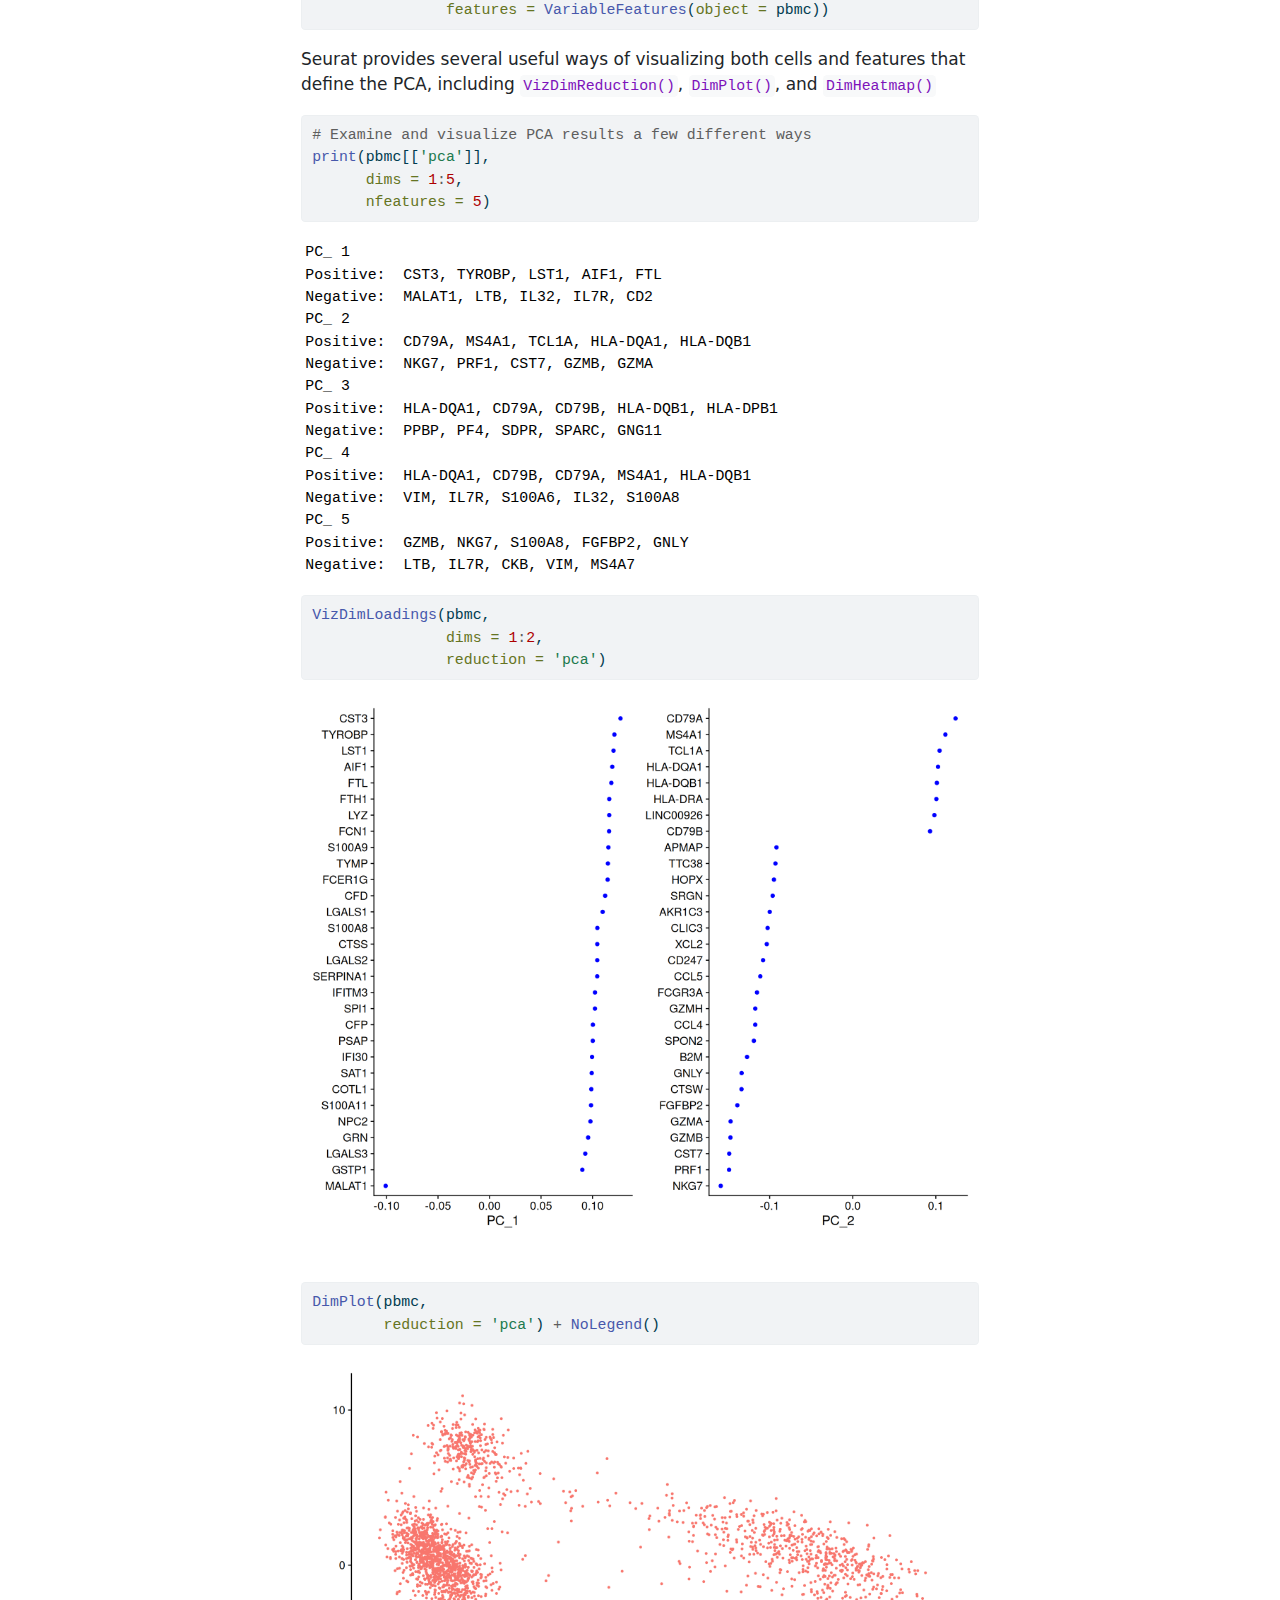
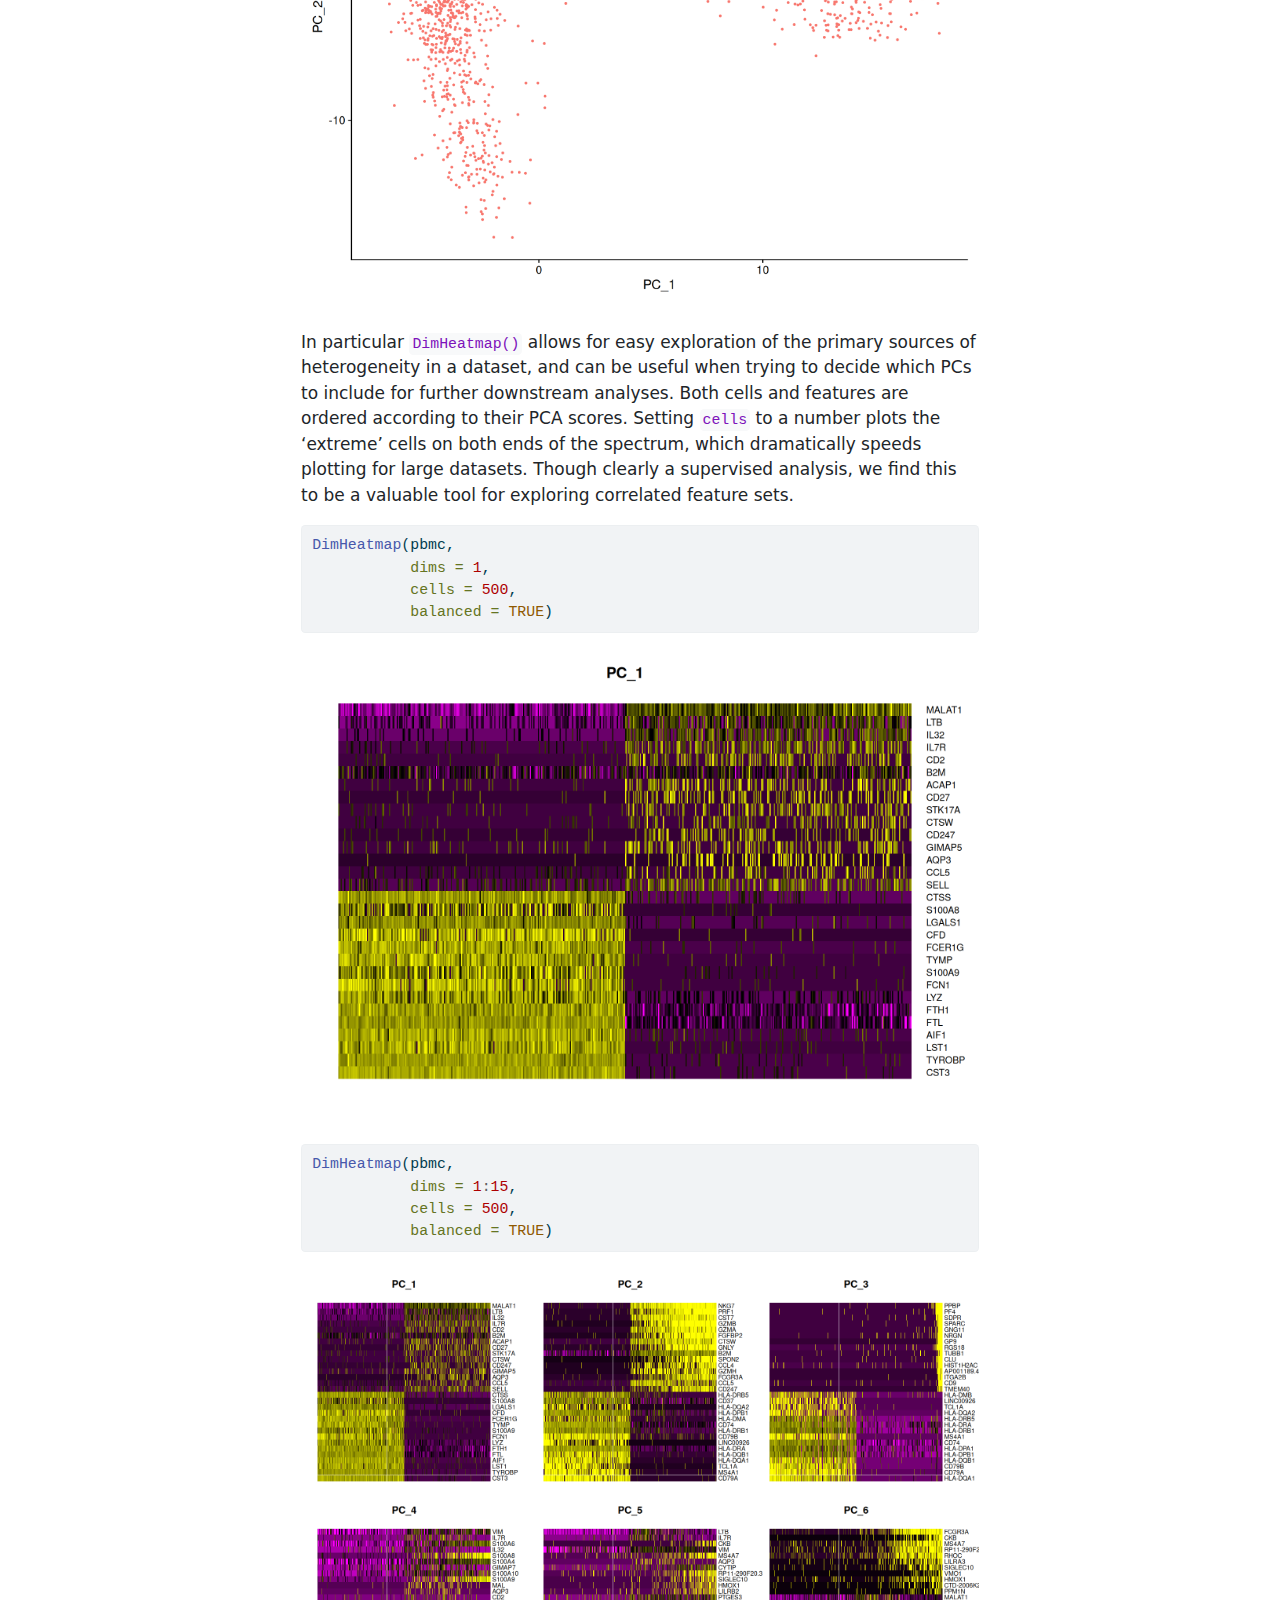
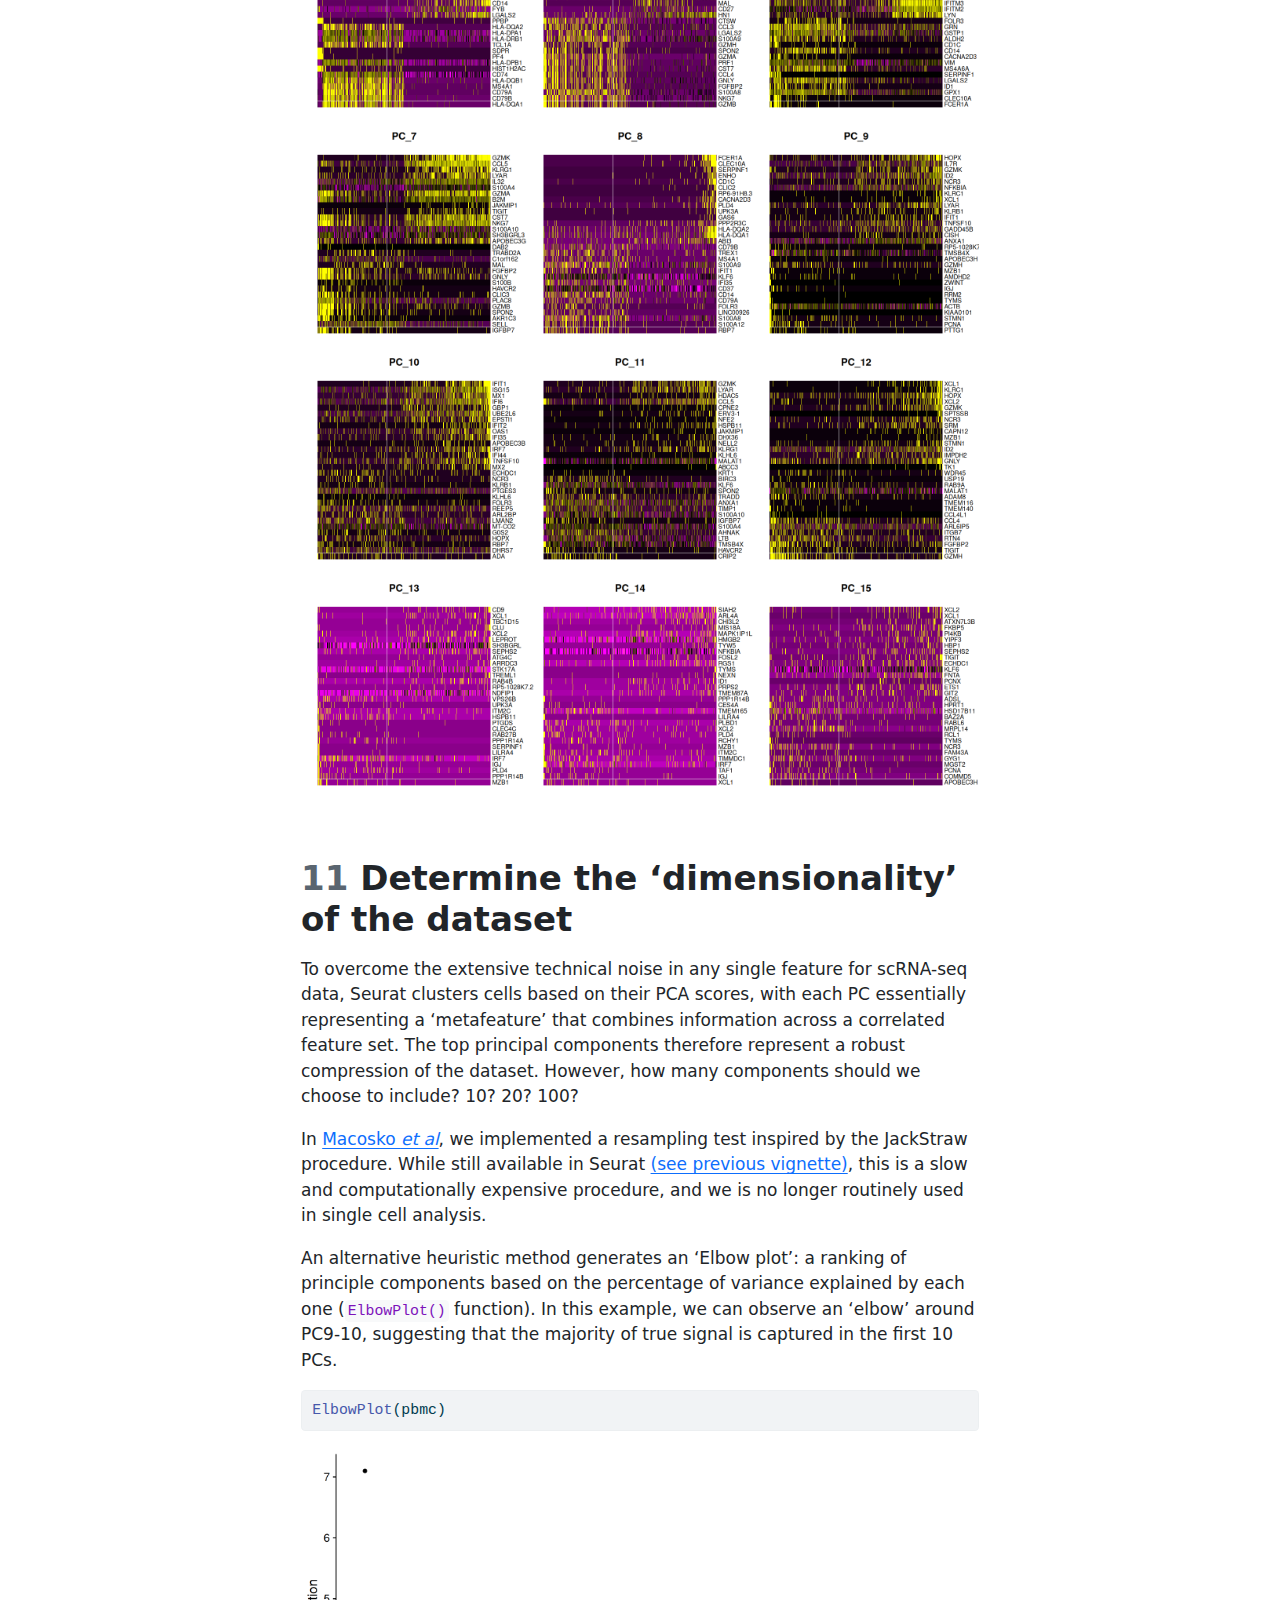
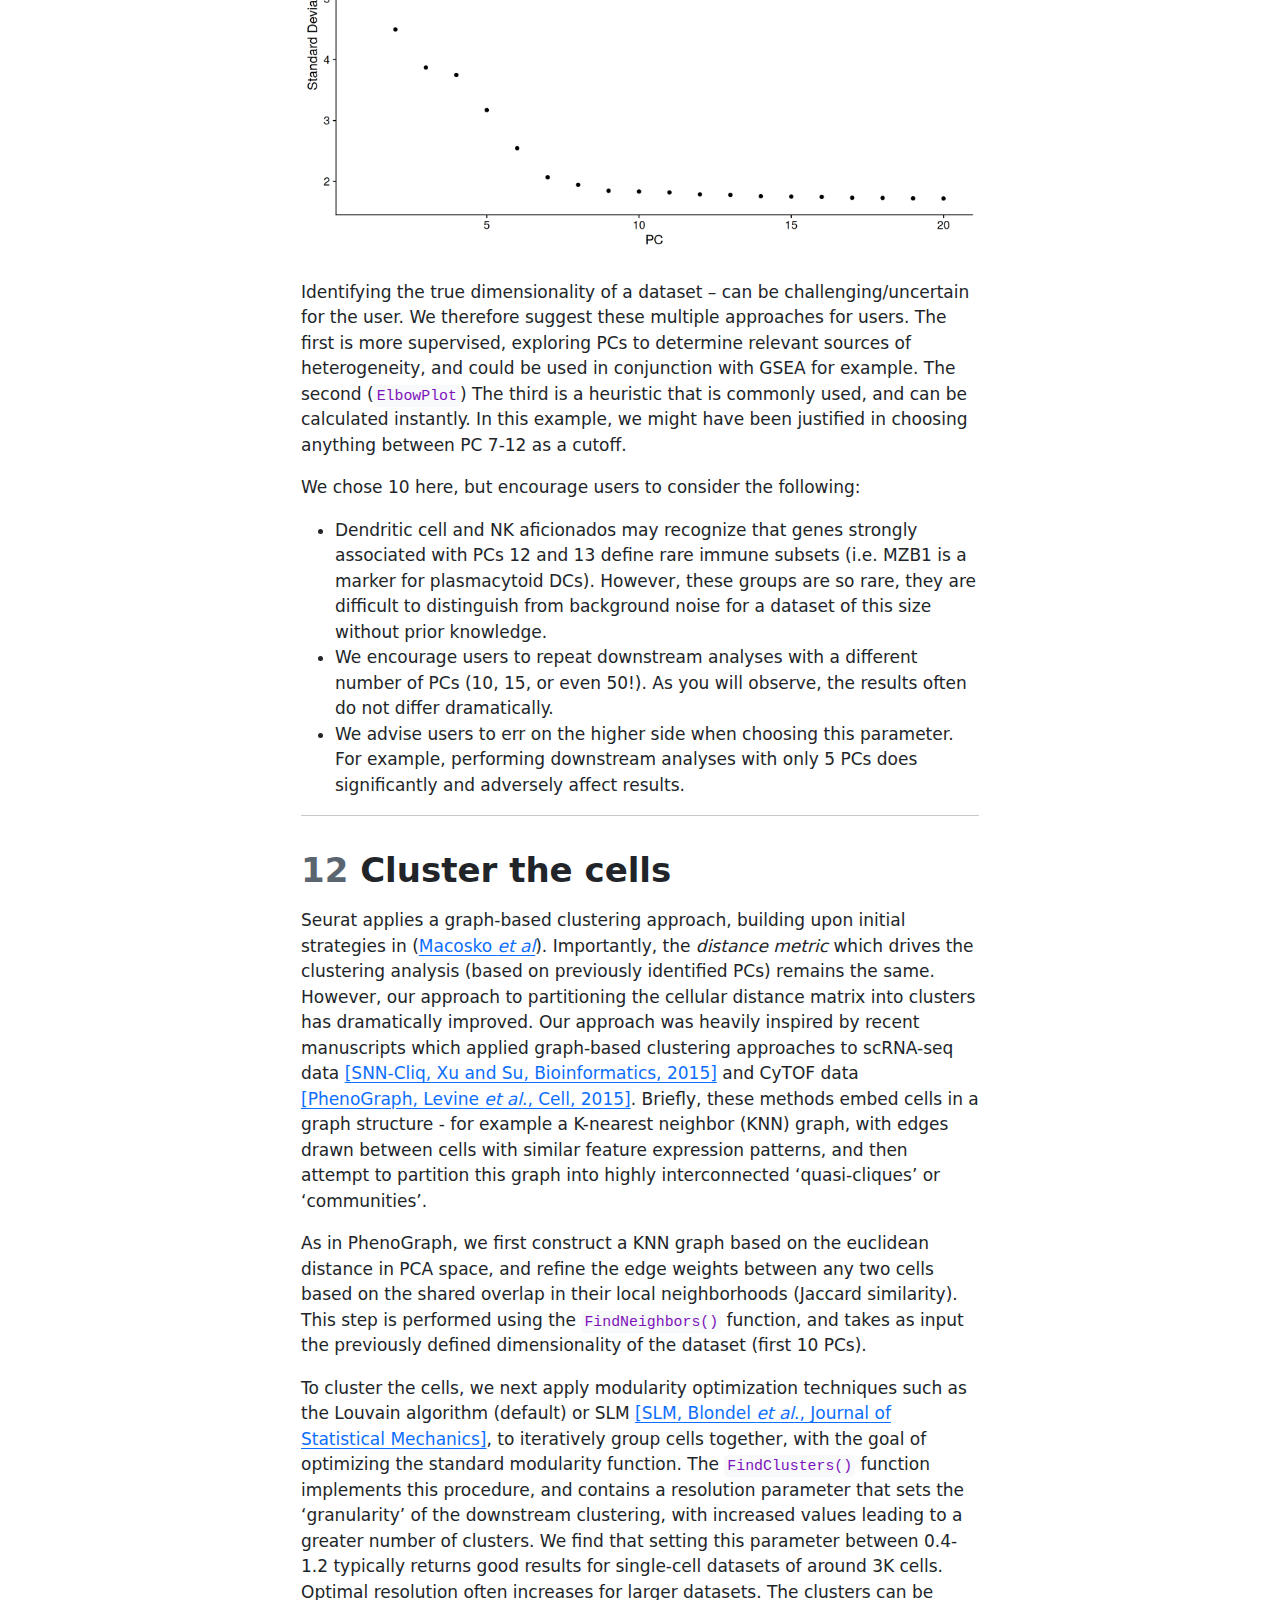
<file: book-output/chapter1/chapter1.html>
<!DOCTYPE html>
<html xmlns="http://www.w3.org/1999/xhtml" lang="en" xml:lang="en"><head>

<meta charset="utf-8">
<meta name="generator" content="quarto-1.6.32">

<meta name="viewport" content="width=device-width, initial-scale=1.0, user-scalable=yes">


<title>3&nbsp; Seurat – genePT</title>
<style>
code{white-space: pre-wrap;}
span.smallcaps{font-variant: small-caps;}
div.columns{display: flex; gap: min(4vw, 1.5em);}
div.column{flex: auto; overflow-x: auto;}
div.hanging-indent{margin-left: 1.5em; text-indent: -1.5em;}
ul.task-list{list-style: none;}
ul.task-list li input[type="checkbox"] {
  width: 0.8em;
  margin: 0 0.8em 0.2em -1em; /* quarto-specific, see https://github.com/quarto-dev/quarto-cli/issues/4556 */ 
  vertical-align: middle;
}
/* CSS for syntax highlighting */
pre > code.sourceCode { white-space: pre; position: relative; }
pre > code.sourceCode > span { line-height: 1.25; }
pre > code.sourceCode > span:empty { height: 1.2em; }
.sourceCode { overflow: visible; }
code.sourceCode > span { color: inherit; text-decoration: inherit; }
div.sourceCode { margin: 1em 0; }
pre.sourceCode { margin: 0; }
@media screen {
div.sourceCode { overflow: auto; }
}
@media print {
pre > code.sourceCode { white-space: pre-wrap; }
pre > code.sourceCode > span { display: inline-block; text-indent: -5em; padding-left: 5em; }
}
pre.numberSource code
  { counter-reset: source-line 0; }
pre.numberSource code > span
  { position: relative; left: -4em; counter-increment: source-line; }
pre.numberSource code > span > a:first-child::before
  { content: counter(source-line);
    position: relative; left: -1em; text-align: right; vertical-align: baseline;
    border: none; display: inline-block;
    -webkit-touch-callout: none; -webkit-user-select: none;
    -khtml-user-select: none; -moz-user-select: none;
    -ms-user-select: none; user-select: none;
    padding: 0 4px; width: 4em;
  }
pre.numberSource { margin-left: 3em;  padding-left: 4px; }
div.sourceCode
  {   }
@media screen {
pre > code.sourceCode > span > a:first-child::before { text-decoration: underline; }
}
</style>


<script src="../site_libs/quarto-nav/quarto-nav.js"></script>
<script src="../site_libs/quarto-nav/headroom.min.js"></script>
<script src="../site_libs/clipboard/clipboard.min.js"></script>
<script src="../site_libs/quarto-search/autocomplete.umd.js"></script>
<script src="../site_libs/quarto-search/fuse.min.js"></script>
<script src="../site_libs/quarto-search/quarto-search.js"></script>
<meta name="quarto:offset" content="../">
<link href="../chapter2/chapter2.html" rel="next">
<link href="../references.html" rel="prev">
<script src="../site_libs/quarto-html/quarto.js"></script>
<script src="../site_libs/quarto-html/popper.min.js"></script>
<script src="../site_libs/quarto-html/tippy.umd.min.js"></script>
<script src="../site_libs/quarto-html/anchor.min.js"></script>
<link href="../site_libs/quarto-html/tippy.css" rel="stylesheet">
<link href="../site_libs/quarto-html/quarto-syntax-highlighting-2486e1f0a3ee9ee1fc393803a1361cdb.css" rel="stylesheet" class="quarto-color-scheme" id="quarto-text-highlighting-styles">
<link href="../site_libs/quarto-html/quarto-syntax-highlighting-dark-6561bbde787c299e21493071c8edc6ff.css" rel="prefetch" class="quarto-color-scheme quarto-color-alternate" id="quarto-text-highlighting-styles">
<script src="../site_libs/bootstrap/bootstrap.min.js"></script>
<link href="../site_libs/bootstrap/bootstrap-icons.css" rel="stylesheet">
<link href="../site_libs/bootstrap/bootstrap-c1bd07a08274ffc28a5f53aff562bd09.min.css" rel="stylesheet" append-hash="true" class="quarto-color-scheme" id="quarto-bootstrap" data-mode="light">
<link href="../site_libs/bootstrap/bootstrap-dark.min.css" rel="prefetch" class="quarto-color-scheme quarto-color-alternate" id="quarto-bootstrap" data-mode="dark">
<script id="quarto-search-options" type="application/json">{
  "location": "sidebar",
  "copy-button": false,
  "collapse-after": 3,
  "panel-placement": "start",
  "type": "textbox",
  "limit": 50,
  "keyboard-shortcut": [
    "f",
    "/",
    "s"
  ],
  "show-item-context": false,
  "language": {
    "search-no-results-text": "No results",
    "search-matching-documents-text": "matching documents",
    "search-copy-link-title": "Copy link to search",
    "search-hide-matches-text": "Hide additional matches",
    "search-more-match-text": "more match in this document",
    "search-more-matches-text": "more matches in this document",
    "search-clear-button-title": "Clear",
    "search-text-placeholder": "",
    "search-detached-cancel-button-title": "Cancel",
    "search-submit-button-title": "Submit",
    "search-label": "Search"
  }
}</script>


</head>

<body class="nav-sidebar floating">

<div id="quarto-search-results"></div>
  <header id="quarto-header" class="headroom fixed-top">
  <nav class="quarto-secondary-nav">
    <div class="container-fluid d-flex">
      <button type="button" class="quarto-btn-toggle btn" data-bs-toggle="collapse" role="button" data-bs-target=".quarto-sidebar-collapse-item" aria-controls="quarto-sidebar" aria-expanded="false" aria-label="Toggle sidebar navigation" onclick="if (window.quartoToggleHeadroom) { window.quartoToggleHeadroom(); }">
        <i class="bi bi-layout-text-sidebar-reverse"></i>
      </button>
        <nav class="quarto-page-breadcrumbs" aria-label="breadcrumb"><ol class="breadcrumb"><li class="breadcrumb-item"><a href="../chapter1/chapter1.html">Part I: Introduction</a></li><li class="breadcrumb-item"><a href="../chapter1/chapter1.html"><span class="chapter-number">3</span>&nbsp; <span class="chapter-title">Seurat</span></a></li></ol></nav>
        <a class="flex-grow-1" role="navigation" data-bs-toggle="collapse" data-bs-target=".quarto-sidebar-collapse-item" aria-controls="quarto-sidebar" aria-expanded="false" aria-label="Toggle sidebar navigation" onclick="if (window.quartoToggleHeadroom) { window.quartoToggleHeadroom(); }">      
        </a>
      <button type="button" class="btn quarto-search-button" aria-label="Search" onclick="window.quartoOpenSearch();">
        <i class="bi bi-search"></i>
      </button>
    </div>
  </nav>
</header>
<!-- content -->
<div id="quarto-content" class="quarto-container page-columns page-rows-contents page-layout-article">
<!-- sidebar -->
  <nav id="quarto-sidebar" class="sidebar collapse collapse-horizontal quarto-sidebar-collapse-item sidebar-navigation floating overflow-auto">
    <div class="pt-lg-2 mt-2 text-left sidebar-header">
    <div class="sidebar-title mb-0 py-0">
      <a href="../">genePT</a> 
        <div class="sidebar-tools-main">
  <a href="" class="quarto-color-scheme-toggle quarto-navigation-tool  px-1" onclick="window.quartoToggleColorScheme(); return false;" title="Toggle dark mode"><i class="bi"></i></a>
</div>
    </div>
      </div>
        <div class="mt-2 flex-shrink-0 align-items-center">
        <div class="sidebar-search">
        <div id="quarto-search" class="" title="Search"></div>
        </div>
        </div>
    <div class="sidebar-menu-container"> 
    <ul class="list-unstyled mt-1">
        <li class="sidebar-item">
  <div class="sidebar-item-container"> 
  <a href="../index.html" class="sidebar-item-text sidebar-link">
 <span class="menu-text">Preface</span></a>
  </div>
</li>
        <li class="sidebar-item">
  <div class="sidebar-item-container"> 
  <a href="../intro.html" class="sidebar-item-text sidebar-link">
 <span class="menu-text"><span class="chapter-number">1</span>&nbsp; <span class="chapter-title">Introduction</span></span></a>
  </div>
</li>
        <li class="sidebar-item">
  <div class="sidebar-item-container"> 
  <a href="../summary.html" class="sidebar-item-text sidebar-link">
 <span class="menu-text"><span class="chapter-number">2</span>&nbsp; <span class="chapter-title">Summary</span></span></a>
  </div>
</li>
        <li class="sidebar-item">
  <div class="sidebar-item-container"> 
  <a href="../references.html" class="sidebar-item-text sidebar-link">
 <span class="menu-text">References</span></a>
  </div>
</li>
        <li class="sidebar-item sidebar-item-section">
      <div class="sidebar-item-container"> 
            <a class="sidebar-item-text sidebar-link text-start" data-bs-toggle="collapse" data-bs-target="#quarto-sidebar-section-1" role="navigation" aria-expanded="true">
 <span class="menu-text">Part I: Introduction</span></a>
          <a class="sidebar-item-toggle text-start" data-bs-toggle="collapse" data-bs-target="#quarto-sidebar-section-1" role="navigation" aria-expanded="true" aria-label="Toggle section">
            <i class="bi bi-chevron-right ms-2"></i>
          </a> 
      </div>
      <ul id="quarto-sidebar-section-1" class="collapse list-unstyled sidebar-section depth1 show">  
          <li class="sidebar-item">
  <div class="sidebar-item-container"> 
  <a href="../chapter1/chapter1.html" class="sidebar-item-text sidebar-link active">
 <span class="menu-text"><span class="chapter-number">3</span>&nbsp; <span class="chapter-title">Seurat</span></span></a>
  </div>
</li>
      </ul>
  </li>
        <li class="sidebar-item sidebar-item-section">
      <div class="sidebar-item-container"> 
            <a class="sidebar-item-text sidebar-link text-start" data-bs-toggle="collapse" data-bs-target="#quarto-sidebar-section-2" role="navigation" aria-expanded="true">
 <span class="menu-text">Part II: Advanced Topics</span></a>
          <a class="sidebar-item-toggle text-start" data-bs-toggle="collapse" data-bs-target="#quarto-sidebar-section-2" role="navigation" aria-expanded="true" aria-label="Toggle section">
            <i class="bi bi-chevron-right ms-2"></i>
          </a> 
      </div>
      <ul id="quarto-sidebar-section-2" class="collapse list-unstyled sidebar-section depth1 show">  
          <li class="sidebar-item">
  <div class="sidebar-item-container"> 
  <a href="../chapter2/chapter2.html" class="sidebar-item-text sidebar-link">
 <span class="menu-text"><span class="chapter-number">4</span>&nbsp; <span class="chapter-title">chapter2.html</span></span></a>
  </div>
</li>
      </ul>
  </li>
        <li class="sidebar-item sidebar-item-section">
      <div class="sidebar-item-container"> 
            <a class="sidebar-item-text sidebar-link text-start" data-bs-toggle="collapse" data-bs-target="#quarto-sidebar-section-3" role="navigation" aria-expanded="true">
 <span class="menu-text">Part III: Applications</span></a>
          <a class="sidebar-item-toggle text-start" data-bs-toggle="collapse" data-bs-target="#quarto-sidebar-section-3" role="navigation" aria-expanded="true" aria-label="Toggle section">
            <i class="bi bi-chevron-right ms-2"></i>
          </a> 
      </div>
      <ul id="quarto-sidebar-section-3" class="collapse list-unstyled sidebar-section depth1 show">  
          <li class="sidebar-item">
  <div class="sidebar-item-container"> 
  <a href="../chapter3/chapter3.html" class="sidebar-item-text sidebar-link">
 <span class="menu-text"><span class="chapter-number">5</span>&nbsp; <span class="chapter-title">chapter3.html</span></span></a>
  </div>
</li>
      </ul>
  </li>
    </ul>
    </div>
</nav>
<div id="quarto-sidebar-glass" class="quarto-sidebar-collapse-item" data-bs-toggle="collapse" data-bs-target=".quarto-sidebar-collapse-item"></div>
<!-- margin-sidebar -->
    <div id="quarto-margin-sidebar" class="sidebar margin-sidebar">
        <nav id="TOC" role="doc-toc" class="toc-active">
    <h2 id="toc-title">Table of contents</h2>
   
  <ul>
  <li><a href="#seurat" id="toc-seurat" class="nav-link active" data-scroll-target="#seurat"><span class="header-section-number">4</span> Seurat</a></li>
  <li><a href="#setup-the-seurat-object" id="toc-setup-the-seurat-object" class="nav-link" data-scroll-target="#setup-the-seurat-object"><span class="header-section-number">5</span> Setup the Seurat Object</a></li>
  <li><a href="#standard-pre-processing-workflow" id="toc-standard-pre-processing-workflow" class="nav-link" data-scroll-target="#standard-pre-processing-workflow"><span class="header-section-number">6</span> Standard pre-processing workflow</a>
  <ul class="collapse">
  <li><a href="#qc-and-selecting-cells-for-further-analysis" id="toc-qc-and-selecting-cells-for-further-analysis" class="nav-link" data-scroll-target="#qc-and-selecting-cells-for-further-analysis"><span class="header-section-number">6.1</span> QC and selecting cells for further analysis</a></li>
  </ul></li>
  <li><a href="#normalizing-the-data" id="toc-normalizing-the-data" class="nav-link" data-scroll-target="#normalizing-the-data"><span class="header-section-number">7</span> Normalizing the data</a></li>
  <li><a href="#identification-of-highly-variable-features-feature-selection" id="toc-identification-of-highly-variable-features-feature-selection" class="nav-link" data-scroll-target="#identification-of-highly-variable-features-feature-selection"><span class="header-section-number">8</span> Identification of highly variable features (feature selection)</a></li>
  <li><a href="#scaling-the-data" id="toc-scaling-the-data" class="nav-link" data-scroll-target="#scaling-the-data"><span class="header-section-number">9</span> Scaling the data</a></li>
  <li><a href="#perform-linear-dimensional-reduction" id="toc-perform-linear-dimensional-reduction" class="nav-link" data-scroll-target="#perform-linear-dimensional-reduction"><span class="header-section-number">10</span> Perform linear dimensional reduction</a></li>
  <li><a href="#determine-the-dimensionality-of-the-dataset" id="toc-determine-the-dimensionality-of-the-dataset" class="nav-link" data-scroll-target="#determine-the-dimensionality-of-the-dataset"><span class="header-section-number">11</span> Determine the ‘dimensionality’ of the dataset</a></li>
  <li><a href="#cluster-the-cells" id="toc-cluster-the-cells" class="nav-link" data-scroll-target="#cluster-the-cells"><span class="header-section-number">12</span> Cluster the cells</a></li>
  <li><a href="#run-non-linear-dimensional-reduction-umaptsne" id="toc-run-non-linear-dimensional-reduction-umaptsne" class="nav-link" data-scroll-target="#run-non-linear-dimensional-reduction-umaptsne"><span class="header-section-number">13</span> Run non-linear dimensional reduction (UMAP/tSNE)</a></li>
  <li><a href="#finding-differentially-expressed-features-cluster-biomarkers" id="toc-finding-differentially-expressed-features-cluster-biomarkers" class="nav-link" data-scroll-target="#finding-differentially-expressed-features-cluster-biomarkers"><span class="header-section-number">14</span> Finding differentially expressed features (cluster biomarkers)</a></li>
  <li><a href="#assigning-cell-type-identity-to-clusters" id="toc-assigning-cell-type-identity-to-clusters" class="nav-link" data-scroll-target="#assigning-cell-type-identity-to-clusters"><span class="header-section-number">15</span> Assigning cell type identity to clusters</a></li>
  </ul>
</nav>
    </div>
<!-- main -->
<main class="content" id="quarto-document-content">

<header id="title-block-header" class="quarto-title-block default"><nav class="quarto-page-breadcrumbs quarto-title-breadcrumbs d-none d-lg-block" aria-label="breadcrumb"><ol class="breadcrumb"><li class="breadcrumb-item"><a href="../chapter1/chapter1.html">Part I: Introduction</a></li><li class="breadcrumb-item"><a href="../chapter1/chapter1.html"><span class="chapter-number">3</span>&nbsp; <span class="chapter-title">Seurat</span></a></li></ol></nav>
<div class="quarto-title">
<h1 class="title"><span class="chapter-number">3</span>&nbsp; <span class="chapter-title">Seurat</span></h1>
</div>



<div class="quarto-title-meta">

    
  
    
  </div>
  


</header>


<div class="cell">
<div class="sourceCode cell-code" id="cb1"><pre class="sourceCode r code-with-copy"><code class="sourceCode r"><span id="cb1-1"><a href="#cb1-1" aria-hidden="true" tabindex="-1"></a><span class="fu">library</span>(dplyr)</span></code><button title="Copy to Clipboard" class="code-copy-button"><i class="bi"></i></button></pre></div>
<div class="cell-output cell-output-stderr">
<pre><code>
Attaching package: 'dplyr'</code></pre>
</div>
<div class="cell-output cell-output-stderr">
<pre><code>The following objects are masked from 'package:stats':

    filter, lag</code></pre>
</div>
<div class="cell-output cell-output-stderr">
<pre><code>The following objects are masked from 'package:base':

    intersect, setdiff, setequal, union</code></pre>
</div>
<div class="sourceCode cell-code" id="cb5"><pre class="sourceCode r code-with-copy"><code class="sourceCode r"><span id="cb5-1"><a href="#cb5-1" aria-hidden="true" tabindex="-1"></a><span class="fu">library</span>(Seurat)</span></code><button title="Copy to Clipboard" class="code-copy-button"><i class="bi"></i></button></pre></div>
<div class="cell-output cell-output-stderr">
<pre><code>Loading required package: SeuratObject</code></pre>
</div>
<div class="cell-output cell-output-stderr">
<pre><code>Loading required package: sp</code></pre>
</div>
<div class="cell-output cell-output-stderr">
<pre><code>
Attaching package: 'SeuratObject'</code></pre>
</div>
<div class="cell-output cell-output-stderr">
<pre><code>The following objects are masked from 'package:base':

    %||%, intersect, t</code></pre>
</div>
<div class="cell-output cell-output-stderr">
<pre><code>
Attaching package: 'Seurat'</code></pre>
</div>
<div class="cell-output cell-output-stderr">
<pre><code>The following object is masked from 'package:base':

    %||%</code></pre>
</div>
<div class="sourceCode cell-code" id="cb12"><pre class="sourceCode r code-with-copy"><code class="sourceCode r"><span id="cb12-1"><a href="#cb12-1" aria-hidden="true" tabindex="-1"></a><span class="fu">library</span>(patchwork)</span>
<span id="cb12-2"><a href="#cb12-2" aria-hidden="true" tabindex="-1"></a></span>
<span id="cb12-3"><a href="#cb12-3" aria-hidden="true" tabindex="-1"></a><span class="co"># Load the PBMC dataset</span></span>
<span id="cb12-4"><a href="#cb12-4" aria-hidden="true" tabindex="-1"></a>pbmc.data <span class="ot">&lt;-</span> <span class="fu">Read10X</span>(</span>
<span id="cb12-5"><a href="#cb12-5" aria-hidden="true" tabindex="-1"></a>    <span class="at">data.dir =</span> <span class="st">"pbmc3k_filtered_gene_bc_matrices/filtered_gene_bc_matrices/hg19"</span>)</span>
<span id="cb12-6"><a href="#cb12-6" aria-hidden="true" tabindex="-1"></a></span>
<span id="cb12-7"><a href="#cb12-7" aria-hidden="true" tabindex="-1"></a><span class="co"># Initialize the Seurat object with the raw (non-normalized data).</span></span>
<span id="cb12-8"><a href="#cb12-8" aria-hidden="true" tabindex="-1"></a>pbmc <span class="ot">&lt;-</span> <span class="fu">CreateSeuratObject</span>(<span class="at">counts =</span> pbmc.data, </span>
<span id="cb12-9"><a href="#cb12-9" aria-hidden="true" tabindex="-1"></a>                           <span class="at">project =</span> <span class="st">"pbmc3k"</span>, </span>
<span id="cb12-10"><a href="#cb12-10" aria-hidden="true" tabindex="-1"></a>                           <span class="at">min.cells =</span> <span class="dv">3</span>, </span>
<span id="cb12-11"><a href="#cb12-11" aria-hidden="true" tabindex="-1"></a>                           <span class="at">min.features =</span> <span class="dv">200</span>)</span></code><button title="Copy to Clipboard" class="code-copy-button"><i class="bi"></i></button></pre></div>
<div class="cell-output cell-output-stderr">
<pre><code>Warning: Feature names cannot have underscores ('_'), replacing with dashes
('-')</code></pre>
</div>
<div class="sourceCode cell-code" id="cb14"><pre class="sourceCode r code-with-copy"><code class="sourceCode r"><span id="cb14-1"><a href="#cb14-1" aria-hidden="true" tabindex="-1"></a>pbmc</span></code><button title="Copy to Clipboard" class="code-copy-button"><i class="bi"></i></button></pre></div>
<div class="cell-output cell-output-stdout">
<pre><code>An object of class Seurat 
13714 features across 2700 samples within 1 assay 
Active assay: RNA (13714 features, 0 variable features)
 1 layer present: counts</code></pre>
</div>
</div>
<div class="cell">
<div class="sourceCode cell-code" id="cb16"><pre class="sourceCode r code-with-copy"><code class="sourceCode r"><span id="cb16-1"><a href="#cb16-1" aria-hidden="true" tabindex="-1"></a><span class="fu">str</span>(pbmc)</span></code><button title="Copy to Clipboard" class="code-copy-button"><i class="bi"></i></button></pre></div>
<div class="cell-output cell-output-stdout">
<pre><code>Formal class 'Seurat' [package "SeuratObject"] with 13 slots
  ..@ assays      :List of 1
  .. ..$ RNA:Formal class 'Assay5' [package "SeuratObject"] with 8 slots
  .. .. .. ..@ layers    :List of 1
  .. .. .. .. ..$ counts:Formal class 'dgCMatrix' [package "Matrix"] with 6 slots
  .. .. .. .. .. .. ..@ i       : int [1:2282976] 29 73 80 148 163 184 186 227 229 230 ...
  .. .. .. .. .. .. ..@ p       : int [1:2701] 0 779 2131 3260 4220 4741 5522 6304 7094 7626 ...
  .. .. .. .. .. .. ..@ Dim     : int [1:2] 13714 2700
  .. .. .. .. .. .. ..@ Dimnames:List of 2
  .. .. .. .. .. .. .. ..$ : NULL
  .. .. .. .. .. .. .. ..$ : NULL
  .. .. .. .. .. .. ..@ x       : num [1:2282976] 1 1 2 1 1 1 1 41 1 1 ...
  .. .. .. .. .. .. ..@ factors : list()
  .. .. .. ..@ cells     :Formal class 'LogMap' [package "SeuratObject"] with 1 slot
  .. .. .. .. .. ..@ .Data: logi [1:2700, 1] TRUE TRUE TRUE TRUE TRUE TRUE ...
  .. .. .. .. .. .. ..- attr(*, "dimnames")=List of 2
  .. .. .. .. .. .. .. ..$ : chr [1:2700] "AAACATACAACCAC-1" "AAACATTGAGCTAC-1" "AAACATTGATCAGC-1" "AAACCGTGCTTCCG-1" ...
  .. .. .. .. .. .. .. ..$ : chr "counts"
  .. .. .. .. .. ..$ dim     : int [1:2] 2700 1
  .. .. .. .. .. ..$ dimnames:List of 2
  .. .. .. .. .. .. ..$ : chr [1:2700] "AAACATACAACCAC-1" "AAACATTGAGCTAC-1" "AAACATTGATCAGC-1" "AAACCGTGCTTCCG-1" ...
  .. .. .. .. .. .. ..$ : chr "counts"
  .. .. .. ..@ features  :Formal class 'LogMap' [package "SeuratObject"] with 1 slot
  .. .. .. .. .. ..@ .Data: logi [1:13714, 1] TRUE TRUE TRUE TRUE TRUE TRUE ...
  .. .. .. .. .. .. ..- attr(*, "dimnames")=List of 2
  .. .. .. .. .. .. .. ..$ : chr [1:13714] "AL627309.1" "AP006222.2" "RP11-206L10.2" "RP11-206L10.9" ...
  .. .. .. .. .. .. .. ..$ : chr "counts"
  .. .. .. .. .. ..$ dim     : int [1:2] 13714 1
  .. .. .. .. .. ..$ dimnames:List of 2
  .. .. .. .. .. .. ..$ : chr [1:13714] "AL627309.1" "AP006222.2" "RP11-206L10.2" "RP11-206L10.9" ...
  .. .. .. .. .. .. ..$ : chr "counts"
  .. .. .. ..@ default   : int 1
  .. .. .. ..@ assay.orig: chr(0) 
  .. .. .. ..@ meta.data :'data.frame': 13714 obs. of  0 variables
  .. .. .. ..@ misc      :List of 1
  .. .. .. .. ..$ calcN: logi TRUE
  .. .. .. ..@ key       : chr "rna_"
  ..@ meta.data   :'data.frame':    2700 obs. of  3 variables:
  .. ..$ orig.ident  : Factor w/ 1 level "pbmc3k": 1 1 1 1 1 1 1 1 1 1 ...
  .. ..$ nCount_RNA  : num [1:2700] 2419 4903 3147 2639 980 ...
  .. ..$ nFeature_RNA: int [1:2700] 779 1352 1129 960 521 781 782 790 532 550 ...
  ..@ active.assay: chr "RNA"
  ..@ active.ident: Factor w/ 1 level "pbmc3k": 1 1 1 1 1 1 1 1 1 1 ...
  .. ..- attr(*, "names")= chr [1:2700] "AAACATACAACCAC-1" "AAACATTGAGCTAC-1" "AAACATTGATCAGC-1" "AAACCGTGCTTCCG-1" ...
  ..@ graphs      : list()
  ..@ neighbors   : list()
  ..@ reductions  : list()
  ..@ images      : list()
  ..@ project.name: chr "pbmc3k"
  ..@ misc        : list()
  ..@ version     :Classes 'package_version', 'numeric_version'  hidden list of 1
  .. ..$ : int [1:3] 5 1 0
  ..@ commands    : list()
  ..@ tools       : list()</code></pre>
</div>
</div>
<div class="cell">
<div class="sourceCode cell-code" id="cb18"><pre class="sourceCode r code-with-copy"><code class="sourceCode r"><span id="cb18-1"><a href="#cb18-1" aria-hidden="true" tabindex="-1"></a><span class="co"># Lets examine a few genes in the first thirty cells</span></span>
<span id="cb18-2"><a href="#cb18-2" aria-hidden="true" tabindex="-1"></a>pbmc.data[<span class="fu">c</span>(<span class="st">"CD3D"</span>, <span class="st">"TCL1A"</span>, <span class="st">"MS4A1"</span>), <span class="dv">1</span><span class="sc">:</span><span class="dv">30</span>]</span></code><button title="Copy to Clipboard" class="code-copy-button"><i class="bi"></i></button></pre></div>
<div class="cell-output cell-output-stdout">
<pre><code>3 x 30 sparse Matrix of class "dgCMatrix"</code></pre>
</div>
<div class="cell-output cell-output-stderr">
<pre><code>  [[ suppressing 30 column names 'AAACATACAACCAC-1', 'AAACATTGAGCTAC-1', 'AAACATTGATCAGC-1' ... ]]</code></pre>
</div>
<div class="cell-output cell-output-stdout">
<pre><code>                                                                   
CD3D  4 . 10 . . 1 2 3 1 . . 2 7 1 . . 1 3 . 2  3 . . . . . 3 4 1 5
TCL1A . .  . . . . . . 1 . . . . . . . . . . .  . 1 . . . . . . . .
MS4A1 . 6  . . . . . . 1 1 1 . . . . . . . . . 36 1 2 . . 2 . . . .</code></pre>
</div>
</div>
<div class="cell">
<div class="sourceCode cell-code" id="cb22"><pre class="sourceCode r code-with-copy"><code class="sourceCode r"><span id="cb22-1"><a href="#cb22-1" aria-hidden="true" tabindex="-1"></a>dense.size <span class="ot">&lt;-</span> <span class="fu">object.size</span>(<span class="fu">as.matrix</span>(pbmc.data))</span>
<span id="cb22-2"><a href="#cb22-2" aria-hidden="true" tabindex="-1"></a>dense.size</span></code><button title="Copy to Clipboard" class="code-copy-button"><i class="bi"></i></button></pre></div>
<div class="cell-output cell-output-stdout">
<pre><code>709591472 bytes</code></pre>
</div>
</div>
<div class="cell">
<div class="sourceCode cell-code" id="cb24"><pre class="sourceCode r code-with-copy"><code class="sourceCode r"><span id="cb24-1"><a href="#cb24-1" aria-hidden="true" tabindex="-1"></a>sparse.size <span class="ot">&lt;-</span> <span class="fu">object.size</span>(pbmc.data)</span>
<span id="cb24-2"><a href="#cb24-2" aria-hidden="true" tabindex="-1"></a>sparse.size</span></code><button title="Copy to Clipboard" class="code-copy-button"><i class="bi"></i></button></pre></div>
<div class="cell-output cell-output-stdout">
<pre><code>29905192 bytes</code></pre>
</div>
</div>
<div class="cell">
<div class="sourceCode cell-code" id="cb26"><pre class="sourceCode r code-with-copy"><code class="sourceCode r"><span id="cb26-1"><a href="#cb26-1" aria-hidden="true" tabindex="-1"></a>dense.size<span class="sc">/</span>sparse.size</span></code><button title="Copy to Clipboard" class="code-copy-button"><i class="bi"></i></button></pre></div>
<div class="cell-output cell-output-stdout">
<pre><code>23.7 bytes</code></pre>
</div>
</div>
<section id="seurat" class="level1" data-number="4">
<h1 data-number="4"><span class="header-section-number">4</span> Seurat</h1>
</section>
<section id="setup-the-seurat-object" class="level1" data-number="5">
<h1 data-number="5"><span class="header-section-number">5</span> Setup the Seurat Object</h1>
<p>For this tutorial, we will be analyzing a dataset of Peripheral Blood Mononuclear Cells (PBMC) freely available from 10X Genomics. There are 2,700 single cells that were sequenced on the Illumina NextSeq 500. The raw data can be found <a href="https://cf.10xgenomics.com/samples/cell/pbmc3k/pbmc3k_filtered_gene_bc_matrices.tar.gz">here</a>.</p>
<p>We start by reading in the data. The <code>Read10X()</code> function reads in the output of the <a href="https://support.10xgenomics.com/single-cell-gene-expression/software/pipelines/latest/what-is-cell-ranger">cellranger</a> pipeline from 10X, returning a unique molecular identified (UMI) count matrix. The values in this matrix represent the number of molecules for each feature (i.e.&nbsp;gene; row) that are detected in each cell (column). Note that more recent versions of cellranger now also output using the <a href="https://support.10xgenomics.com/single-cell-gene-expression/software/pipelines/latest/advanced/h5_matrices">h5 file format</a>, which can be read in using the <code>Read10X_h5()</code> function in Seurat.</p>
<p>We next use the count matrix to create a <code>Seurat</code> object. The object serves as a container that contains both data (like the count matrix) and analysis (like PCA, or clustering results) for a single-cell dataset. For more information, check out our [Seurat object interaction vignette], or our <a href="https://github.com/satijalab/seurat/wiki">GitHub Wiki</a>. For example, in Seurat v5, the count matrix is stored in <code>pbmc[["RNA"]]$counts</code>.</p>
<div class="cell">
<div class="sourceCode cell-code" id="cb28"><pre class="sourceCode r code-with-copy"><code class="sourceCode r"><span id="cb28-1"><a href="#cb28-1" aria-hidden="true" tabindex="-1"></a><span class="fu">library</span>(dplyr)</span>
<span id="cb28-2"><a href="#cb28-2" aria-hidden="true" tabindex="-1"></a><span class="fu">library</span>(Seurat)</span>
<span id="cb28-3"><a href="#cb28-3" aria-hidden="true" tabindex="-1"></a><span class="fu">library</span>(patchwork)</span>
<span id="cb28-4"><a href="#cb28-4" aria-hidden="true" tabindex="-1"></a></span>
<span id="cb28-5"><a href="#cb28-5" aria-hidden="true" tabindex="-1"></a><span class="co"># Load the PBMC dataset</span></span>
<span id="cb28-6"><a href="#cb28-6" aria-hidden="true" tabindex="-1"></a>pbmc.data <span class="ot">&lt;-</span> <span class="fu">Read10X</span>(<span class="at">data.dir =</span> <span class="st">"pbmc3k_filtered_gene_bc_matrices/filtered_gene_bc_matrices/hg19"</span>)</span>
<span id="cb28-7"><a href="#cb28-7" aria-hidden="true" tabindex="-1"></a></span>
<span id="cb28-8"><a href="#cb28-8" aria-hidden="true" tabindex="-1"></a><span class="co"># Initialize the Seurat object with the raw (non-normalized data).</span></span>
<span id="cb28-9"><a href="#cb28-9" aria-hidden="true" tabindex="-1"></a>pbmc <span class="ot">&lt;-</span> <span class="fu">CreateSeuratObject</span>(</span>
<span id="cb28-10"><a href="#cb28-10" aria-hidden="true" tabindex="-1"></a>    <span class="at">counts =</span> pbmc.data, </span>
<span id="cb28-11"><a href="#cb28-11" aria-hidden="true" tabindex="-1"></a>    <span class="at">project =</span> <span class="st">"pbmc3k"</span>, </span>
<span id="cb28-12"><a href="#cb28-12" aria-hidden="true" tabindex="-1"></a>    <span class="at">min.cells =</span> <span class="dv">3</span>, </span>
<span id="cb28-13"><a href="#cb28-13" aria-hidden="true" tabindex="-1"></a>    <span class="at">min.features =</span> <span class="dv">200</span>)</span>
<span id="cb28-14"><a href="#cb28-14" aria-hidden="true" tabindex="-1"></a></span>
<span id="cb28-15"><a href="#cb28-15" aria-hidden="true" tabindex="-1"></a>pbmc</span></code><button title="Copy to Clipboard" class="code-copy-button"><i class="bi"></i></button></pre></div>
<div class="cell-output cell-output-stdout">
<pre><code>An object of class Seurat 
13714 features across 2700 samples within 1 assay 
Active assay: RNA (13714 features, 0 variable features)
 1 layer present: counts</code></pre>
</div>
</div>
<details>
<summary>
<strong>What does data in a count matrix look like?</strong>
</summary>
<div class="cell">
<div class="sourceCode cell-code" id="cb30"><pre class="sourceCode r code-with-copy"><code class="sourceCode r"><span id="cb30-1"><a href="#cb30-1" aria-hidden="true" tabindex="-1"></a><span class="co"># Lets examine a few genes in the first thirty cells</span></span>
<span id="cb30-2"><a href="#cb30-2" aria-hidden="true" tabindex="-1"></a>pbmc.data[<span class="fu">c</span>(<span class="st">"CD3D"</span>, </span>
<span id="cb30-3"><a href="#cb30-3" aria-hidden="true" tabindex="-1"></a>            <span class="st">"TCL1A"</span>,</span>
<span id="cb30-4"><a href="#cb30-4" aria-hidden="true" tabindex="-1"></a>            <span class="st">"MS4A1"</span>), </span>
<span id="cb30-5"><a href="#cb30-5" aria-hidden="true" tabindex="-1"></a>          <span class="dv">1</span><span class="sc">:</span><span class="dv">30</span>]</span></code><button title="Copy to Clipboard" class="code-copy-button"><i class="bi"></i></button></pre></div>
<div class="cell-output cell-output-stdout">
<pre><code>3 x 30 sparse Matrix of class "dgCMatrix"
                                                                   
CD3D  4 . 10 . . 1 2 3 1 . . 2 7 1 . . 1 3 . 2  3 . . . . . 3 4 1 5
TCL1A . .  . . . . . . 1 . . . . . . . . . . .  . 1 . . . . . . . .
MS4A1 . 6  . . . . . . 1 1 1 . . . . . . . . . 36 1 2 . . 2 . . . .</code></pre>
</div>
</div>
<p>The <code>.</code> values in the matrix represent 0s (no molecules detected). Since most values in an scRNA-seq matrix are 0, Seurat uses a sparse-matrix representation whenever possible. This results in significant memory and speed savings for Drop-seq/inDrop/10x data.</p>
<div class="cell">
<div class="sourceCode cell-code" id="cb32"><pre class="sourceCode r code-with-copy"><code class="sourceCode r"><span id="cb32-1"><a href="#cb32-1" aria-hidden="true" tabindex="-1"></a>dense.size <span class="ot">&lt;-</span> <span class="fu">object.size</span>(<span class="fu">as.matrix</span>(pbmc.data))</span>
<span id="cb32-2"><a href="#cb32-2" aria-hidden="true" tabindex="-1"></a>dense.size</span></code><button title="Copy to Clipboard" class="code-copy-button"><i class="bi"></i></button></pre></div>
<div class="cell-output cell-output-stdout">
<pre><code>709591472 bytes</code></pre>
</div>
<div class="sourceCode cell-code" id="cb34"><pre class="sourceCode r code-with-copy"><code class="sourceCode r"><span id="cb34-1"><a href="#cb34-1" aria-hidden="true" tabindex="-1"></a>sparse.size <span class="ot">&lt;-</span> <span class="fu">object.size</span>(pbmc.data)</span>
<span id="cb34-2"><a href="#cb34-2" aria-hidden="true" tabindex="-1"></a>sparse.size</span></code><button title="Copy to Clipboard" class="code-copy-button"><i class="bi"></i></button></pre></div>
<div class="cell-output cell-output-stdout">
<pre><code>29905192 bytes</code></pre>
</div>
<div class="sourceCode cell-code" id="cb36"><pre class="sourceCode r code-with-copy"><code class="sourceCode r"><span id="cb36-1"><a href="#cb36-1" aria-hidden="true" tabindex="-1"></a>dense.size <span class="sc">/</span> sparse.size</span></code><button title="Copy to Clipboard" class="code-copy-button"><i class="bi"></i></button></pre></div>
<div class="cell-output cell-output-stdout">
<pre><code>23.7 bytes</code></pre>
</div>
</div>
</details>
<p>&nbsp;</p>
</section>
<section id="standard-pre-processing-workflow" class="level1" data-number="6">
<h1 data-number="6"><span class="header-section-number">6</span> Standard pre-processing workflow</h1>
<p>The steps below encompass the standard pre-processing workflow for scRNA-seq data in Seurat. These represent the selection and filtration of cells based on QC metrics, data normalization and scaling, and the detection of highly variable features.</p>
<section id="qc-and-selecting-cells-for-further-analysis" class="level2" data-number="6.1">
<h2 data-number="6.1" class="anchored" data-anchor-id="qc-and-selecting-cells-for-further-analysis"><span class="header-section-number">6.1</span> QC and selecting cells for further analysis</h2>
<p>Seurat allows you to easily explore QC metrics and filter cells based on any user-defined criteria. A few QC metrics <a href="https://www.ncbi.nlm.nih.gov/pmc/articles/PMC4758103/">commonly used</a> by the community include</p>
<ul>
<li>The number of unique genes detected in each cell.
<ul>
<li>Low-quality cells or empty droplets will often have very few genes</li>
<li>Cell doublets or multiplets may exhibit an aberrantly high gene count</li>
</ul></li>
<li>Similarly, the total number of molecules detected within a cell (correlates strongly with unique genes)</li>
<li>The percentage of reads that map to the mitochondrial genome
<ul>
<li>Low-quality / dying cells often exhibit extensive mitochondrial contamination</li>
<li>We calculate mitochondrial QC metrics with the <code>PercentageFeatureSet()</code> function, which calculates the percentage of counts originating from a set of features</li>
<li>We use the set of all genes starting with <code>MT-</code> as a set of mitochondrial genes</li>
</ul></li>
</ul>
<div class="cell">
<div class="sourceCode cell-code" id="cb38"><pre class="sourceCode r code-with-copy"><code class="sourceCode r"><span id="cb38-1"><a href="#cb38-1" aria-hidden="true" tabindex="-1"></a><span class="co"># The [[ operator can add columns to object metadata. This is a great place to stash QC stats</span></span>
<span id="cb38-2"><a href="#cb38-2" aria-hidden="true" tabindex="-1"></a>pbmc[[<span class="st">"percent.mt"</span>]] <span class="ot">&lt;-</span> <span class="fu">PercentageFeatureSet</span>(pbmc, <span class="at">pattern =</span> <span class="st">"^MT-"</span>)</span></code><button title="Copy to Clipboard" class="code-copy-button"><i class="bi"></i></button></pre></div>
</div>
<details>
<summary>
<strong>Where are QC metrics stored in Seurat?</strong>
</summary>
<ul>
<li><p>The number of unique genes and total molecules are automatically calculated during <code>CreateSeuratObject()</code></p>
<ul>
<li>You can find them stored in the object meta data</li>
</ul>
<div class="cell">
<div class="sourceCode cell-code" id="cb39"><pre class="sourceCode r code-with-copy"><code class="sourceCode r"><span id="cb39-1"><a href="#cb39-1" aria-hidden="true" tabindex="-1"></a><span class="co"># Show QC metrics for the first 5 cells</span></span>
<span id="cb39-2"><a href="#cb39-2" aria-hidden="true" tabindex="-1"></a><span class="fu">head</span>(pbmc<span class="sc">@</span>meta.data, <span class="dv">5</span>)</span></code><button title="Copy to Clipboard" class="code-copy-button"><i class="bi"></i></button></pre></div>
<div class="cell-output cell-output-stdout">
<pre><code>                 orig.ident nCount_RNA nFeature_RNA percent.mt
AAACATACAACCAC-1     pbmc3k       2419          779  3.0177759
AAACATTGAGCTAC-1     pbmc3k       4903         1352  3.7935958
AAACATTGATCAGC-1     pbmc3k       3147         1129  0.8897363
AAACCGTGCTTCCG-1     pbmc3k       2639          960  1.7430845
AAACCGTGTATGCG-1     pbmc3k        980          521  1.2244898</code></pre>
</div>
</div></li>
</ul>
</details>
<p>&nbsp;</p>
<p>In the example below, we visualize QC metrics, and use these to filter cells.</p>
<ul>
<li>We filter cells that have unique feature counts over 2,500 or less than 200</li>
<li>We filter cells that have &gt;5% mitochondrial counts</li>
</ul>
<div class="cell">
<div class="sourceCode cell-code" id="cb41"><pre class="sourceCode r code-with-copy"><code class="sourceCode r"><span id="cb41-1"><a href="#cb41-1" aria-hidden="true" tabindex="-1"></a><span class="co">#Visualize QC metrics as a violin plot</span></span>
<span id="cb41-2"><a href="#cb41-2" aria-hidden="true" tabindex="-1"></a><span class="fu">VlnPlot</span>(pbmc, <span class="at">features =</span> <span class="fu">c</span>(<span class="st">"nFeature_RNA"</span>, <span class="st">"nCount_RNA"</span>, <span class="st">"percent.mt"</span>), <span class="at">ncol =</span> <span class="dv">3</span>)</span></code><button title="Copy to Clipboard" class="code-copy-button"><i class="bi"></i></button></pre></div>
<div class="cell-output-display">
<div>
<figure class="figure">
<p><img src="chapter1_files/figure-html/qc2-1.png" class="img-fluid figure-img" width="1248"></p>
</figure>
</div>
</div>
<div class="sourceCode cell-code" id="cb42"><pre class="sourceCode r code-with-copy"><code class="sourceCode r"><span id="cb42-1"><a href="#cb42-1" aria-hidden="true" tabindex="-1"></a><span class="co"># FeatureScatter is typically used to visualize feature-feature relationships, but can be used for anything calculated by the object, i.e. columns in object metadata, PC scores etc.</span></span>
<span id="cb42-2"><a href="#cb42-2" aria-hidden="true" tabindex="-1"></a></span>
<span id="cb42-3"><a href="#cb42-3" aria-hidden="true" tabindex="-1"></a>plot1 <span class="ot">&lt;-</span> <span class="fu">FeatureScatter</span>(pbmc, </span>
<span id="cb42-4"><a href="#cb42-4" aria-hidden="true" tabindex="-1"></a>                        <span class="at">feature1 =</span> <span class="st">"nCount_RNA"</span>, </span>
<span id="cb42-5"><a href="#cb42-5" aria-hidden="true" tabindex="-1"></a>                        <span class="at">feature2 =</span> <span class="st">"percent.mt"</span>) </span>
<span id="cb42-6"><a href="#cb42-6" aria-hidden="true" tabindex="-1"></a></span>
<span id="cb42-7"><a href="#cb42-7" aria-hidden="true" tabindex="-1"></a>plot2 <span class="ot">&lt;-</span> <span class="fu">FeatureScatter</span>(pbmc, </span>
<span id="cb42-8"><a href="#cb42-8" aria-hidden="true" tabindex="-1"></a>                        <span class="at">feature1 =</span> <span class="st">"nCount_RNA"</span>, </span>
<span id="cb42-9"><a href="#cb42-9" aria-hidden="true" tabindex="-1"></a>                        <span class="at">feature2 =</span> <span class="st">"nFeature_RNA"</span>) </span>
<span id="cb42-10"><a href="#cb42-10" aria-hidden="true" tabindex="-1"></a></span>
<span id="cb42-11"><a href="#cb42-11" aria-hidden="true" tabindex="-1"></a>plot1 <span class="sc">+</span> plot2</span></code><button title="Copy to Clipboard" class="code-copy-button"><i class="bi"></i></button></pre></div>
<div class="cell-output-display">
<div>
<figure class="figure">
<p><img src="chapter1_files/figure-html/qc2-2.png" class="img-fluid figure-img" width="1248"></p>
</figure>
</div>
</div>
<div class="sourceCode cell-code" id="cb43"><pre class="sourceCode r code-with-copy"><code class="sourceCode r"><span id="cb43-1"><a href="#cb43-1" aria-hidden="true" tabindex="-1"></a>pbmc <span class="ot">&lt;-</span> <span class="fu">subset</span>(pbmc,</span>
<span id="cb43-2"><a href="#cb43-2" aria-hidden="true" tabindex="-1"></a>               <span class="at">subset =</span> nFeature_RNA <span class="sc">&gt;</span> <span class="dv">200</span> </span>
<span id="cb43-3"><a href="#cb43-3" aria-hidden="true" tabindex="-1"></a>               <span class="sc">&amp;</span> nFeature_RNA <span class="sc">&lt;</span> <span class="dv">2500</span> </span>
<span id="cb43-4"><a href="#cb43-4" aria-hidden="true" tabindex="-1"></a>               <span class="sc">&amp;</span> percent.mt <span class="sc">&lt;</span> <span class="dv">5</span>)</span></code><button title="Copy to Clipboard" class="code-copy-button"><i class="bi"></i></button></pre></div>
</div>
<hr>
</section>
</section>
<section id="normalizing-the-data" class="level1" data-number="7">
<h1 data-number="7"><span class="header-section-number">7</span> Normalizing the data</h1>
<p>After removing unwanted cells from the dataset, the next step is to normalize the data. By default, we employ a global-scaling normalization method “LogNormalize” that normalizes the feature expression measurements for each cell by the total expression, multiplies this by a scale factor (10,000 by default), and log-transforms the result. In Seurat v5, Normalized values are stored in <code>pbmc[["RNA"]]$data</code>.</p>
<div class="cell">
<div class="sourceCode cell-code" id="cb44"><pre class="sourceCode r code-with-copy"><code class="sourceCode r"><span id="cb44-1"><a href="#cb44-1" aria-hidden="true" tabindex="-1"></a>pbmc <span class="ot">&lt;-</span> <span class="fu">NormalizeData</span>(pbmc, </span>
<span id="cb44-2"><a href="#cb44-2" aria-hidden="true" tabindex="-1"></a>                      <span class="at">normalization.method =</span> <span class="st">"LogNormalize"</span>, </span>
<span id="cb44-3"><a href="#cb44-3" aria-hidden="true" tabindex="-1"></a>                      <span class="at">scale.factor =</span> <span class="fl">1e4</span>)</span></code><button title="Copy to Clipboard" class="code-copy-button"><i class="bi"></i></button></pre></div>
</div>
<p>For clarity, in this previous line of code (and in future commands), we provide the default values for certain parameters in the function call. However, this isn’t required and the same behavior can be achieved with:</p>
<div class="cell">
<div class="sourceCode cell-code" id="cb45"><pre class="sourceCode r code-with-copy"><code class="sourceCode r"><span id="cb45-1"><a href="#cb45-1" aria-hidden="true" tabindex="-1"></a>pbmc <span class="ot">&lt;-</span> <span class="fu">NormalizeData</span>(pbmc)</span></code><button title="Copy to Clipboard" class="code-copy-button"><i class="bi"></i></button></pre></div>
</div>
<p>While this method of normalization is standard and widely used in scRNA-seq analysis, global-scaling relies on an assumption that each cell originally contains the same number of RNA molecules. We and others have developed alternative workflows for the single cell preprocessing that do not make these assumptions. For users who are interested, please check out our <code>SCTransform()</code> normalization workflow. The method is described in our<a href="https://genomebiology.biomedcentral.com/articles/10.1186/s13059-021-02584-9">paper</a>, with a separate vignette using Seurat <a href="https://satijalab.org/seurat/articles/sctransform_vignette.html">here</a>. The use of <code>SCTransform</code> replaces the need to run <code>NormalizeData</code>, <code>FindVariableFeatures</code>, or <code>ScaleData</code> (described below.)</p>
</section>
<section id="identification-of-highly-variable-features-feature-selection" class="level1" data-number="8">
<h1 data-number="8"><span class="header-section-number">8</span> Identification of highly variable features (feature selection)</h1>
<p>We next calculate a subset of features that exhibit high cell-to-cell variation in the dataset (i.e, they are highly expressed in some cells, and lowly expressed in others). We and <a href="https://www.nature.com/articles/nmeth.2645">others</a> have found that focusing on these genes in downstream analysis helps to highlight biological signal in single-cell datasets.</p>
<p>Our procedure in Seurat is described in detail <a href="https://doi.org/10.1016/j.cell.2019.05.031">here</a>, and improves on previous versions by directly modeling the mean-variance relationship inherent in single-cell data, and is implemented in the <code>FindVariableFeatures()</code> function. By default, we return 2,000 features per dataset. These will be used in downstream analysis, like PCA.</p>
<div class="cell" data-renderings="dark">
<div class="sourceCode cell-code" id="cb46"><pre class="sourceCode r code-with-copy"><code class="sourceCode r"><span id="cb46-1"><a href="#cb46-1" aria-hidden="true" tabindex="-1"></a>pbmc <span class="ot">&lt;-</span> <span class="fu">FindVariableFeatures</span>(pbmc, </span>
<span id="cb46-2"><a href="#cb46-2" aria-hidden="true" tabindex="-1"></a>                             <span class="at">selection.method =</span> <span class="st">'vst'</span>, </span>
<span id="cb46-3"><a href="#cb46-3" aria-hidden="true" tabindex="-1"></a>                             <span class="at">nfeatures =</span> <span class="dv">2000</span>)</span>
<span id="cb46-4"><a href="#cb46-4" aria-hidden="true" tabindex="-1"></a></span>
<span id="cb46-5"><a href="#cb46-5" aria-hidden="true" tabindex="-1"></a><span class="co"># Identify the 10 most highly variable genes</span></span>
<span id="cb46-6"><a href="#cb46-6" aria-hidden="true" tabindex="-1"></a>top10 <span class="ot">&lt;-</span> <span class="fu">head</span>(<span class="fu">VariableFeatures</span>(pbmc), </span>
<span id="cb46-7"><a href="#cb46-7" aria-hidden="true" tabindex="-1"></a>              <span class="dv">10</span>)</span>
<span id="cb46-8"><a href="#cb46-8" aria-hidden="true" tabindex="-1"></a></span>
<span id="cb46-9"><a href="#cb46-9" aria-hidden="true" tabindex="-1"></a><span class="co"># plot variable features with and without labels</span></span>
<span id="cb46-10"><a href="#cb46-10" aria-hidden="true" tabindex="-1"></a>plot1 <span class="ot">&lt;-</span> <span class="fu">VariableFeaturePlot</span>(pbmc)</span>
<span id="cb46-11"><a href="#cb46-11" aria-hidden="true" tabindex="-1"></a>plot2 <span class="ot">&lt;-</span> <span class="fu">LabelPoints</span>(<span class="at">plot =</span> plot1, </span>
<span id="cb46-12"><a href="#cb46-12" aria-hidden="true" tabindex="-1"></a>                     <span class="at">points =</span> top10, </span>
<span id="cb46-13"><a href="#cb46-13" aria-hidden="true" tabindex="-1"></a>                     <span class="at">repel =</span> <span class="cn">TRUE</span>)</span>
<span id="cb46-14"><a href="#cb46-14" aria-hidden="true" tabindex="-1"></a>plot1 <span class="sc">+</span> plot2</span></code><button title="Copy to Clipboard" class="code-copy-button"><i class="bi"></i></button></pre></div>
<div class="cell-output-display">
<div>
<figure class="figure">
<p><img src="chapter1_files/figure-html/var_features-1.png" class="img-fluid figure-img" width="960"></p>
</figure>
</div>
</div>
</div>
<hr>
</section>
<section id="scaling-the-data" class="level1" data-number="9">
<h1 data-number="9"><span class="header-section-number">9</span> Scaling the data</h1>
<p>Next, we apply a linear transformation (‘scaling’) that is a standard pre-processing step prior to dimensional reduction techniques like PCA. The <code>ScaleData()</code> function:</p>
<ul>
<li>Shifts the expression of each gene, so that the mean expression across cells is 0</li>
<li>Scales the expression of each gene, so that the variance across cells is 1
<ul>
<li>This step gives equal weight in downstream analyses, so that highly-expressed genes do not dominate</li>
</ul></li>
<li>The results of this are stored in <code>pbmc[["RNA"]]$scale.data</code></li>
<li>By default, only variable features are scaled.</li>
<li>You can specify the <code>features</code> argument to scale additional features</li>
</ul>
<div class="cell">
<div class="sourceCode cell-code" id="cb47"><pre class="sourceCode r code-with-copy"><code class="sourceCode r"><span id="cb47-1"><a href="#cb47-1" aria-hidden="true" tabindex="-1"></a>all.genes <span class="ot">&lt;-</span> <span class="fu">rownames</span>(pbmc)</span>
<span id="cb47-2"><a href="#cb47-2" aria-hidden="true" tabindex="-1"></a></span>
<span id="cb47-3"><a href="#cb47-3" aria-hidden="true" tabindex="-1"></a>pbmc <span class="ot">&lt;-</span> <span class="fu">ScaleData</span>(pbmc, </span>
<span id="cb47-4"><a href="#cb47-4" aria-hidden="true" tabindex="-1"></a>                  <span class="at">features =</span> all.genes)</span></code><button title="Copy to Clipboard" class="code-copy-button"><i class="bi"></i></button></pre></div>
</div>
<details>
<summary>
<strong>How can I remove unwanted sources of variation</strong>
</summary>
<p>In Seurat, we also use the <code>ScaleData()</code> function to remove unwanted sources of variation from a single-cell dataset. For example, we could ‘regress out’ heterogeneity associated with (for example) <a href="https://satijalab.org/seurat/articles/cell_cycle_vignette">cell cycle stage</a>, or mitochondrial contamination i.e.:</p>
<div class="cell">
<div class="sourceCode cell-code" id="cb48"><pre class="sourceCode r code-with-copy"><code class="sourceCode r"><span id="cb48-1"><a href="#cb48-1" aria-hidden="true" tabindex="-1"></a>pbmc <span class="ot">&lt;-</span> <span class="fu">ScaleData</span>(pbmc, </span>
<span id="cb48-2"><a href="#cb48-2" aria-hidden="true" tabindex="-1"></a>                  <span class="at">vars.to.regress =</span> <span class="st">'percent.mt'</span>)</span></code><button title="Copy to Clipboard" class="code-copy-button"><i class="bi"></i></button></pre></div>
</div>
<p>However, particularly for advanced users who would like to use this functionality, we strongly recommend the use of our new normalization workflow, <code>SCTransform()</code>. The method is described in our <a href="https://genomebiology.biomedcentral.com/articles/10.1186/s13059-021-02584-9">paper</a>, with a separate vignette using Seurat <a href="https://satijalab.org/seurat/articles/sctransform_vignette">here</a>. As with <code>ScaleData()</code>, the function <code>SCTransform()</code> also includes a <code>vars.to.regress</code> parameter.</p>
</details>
<hr>
</section>
<section id="perform-linear-dimensional-reduction" class="level1" data-number="10">
<h1 data-number="10"><span class="header-section-number">10</span> Perform linear dimensional reduction</h1>
<p>Next we perform PCA on the scaled data. By default, only the previously determined variable features are used as input, but can be defined using <code>features</code> argument if you wish to choose a different subset (if you do want to use a custom subset of features, make sure you pass these to <code>ScaleData</code> first).</p>
<p>For the first principal components, Seurat outputs a list of genes with the most positive and negative loadings, representing modules of genes that exhibit either correlation (or anti-correlation) across single-cells in the dataset.</p>
<div class="cell">
<div class="sourceCode cell-code" id="cb49"><pre class="sourceCode r code-with-copy"><code class="sourceCode r"><span id="cb49-1"><a href="#cb49-1" aria-hidden="true" tabindex="-1"></a>pbmc <span class="ot">&lt;-</span> <span class="fu">RunPCA</span>(pbmc, </span>
<span id="cb49-2"><a href="#cb49-2" aria-hidden="true" tabindex="-1"></a>               <span class="at">features =</span> <span class="fu">VariableFeatures</span>(<span class="at">object =</span> pbmc))</span></code><button title="Copy to Clipboard" class="code-copy-button"><i class="bi"></i></button></pre></div>
</div>
<p>Seurat provides several useful ways of visualizing both cells and features that define the PCA, including <code>VizDimReduction()</code>, <code>DimPlot()</code>, and <code>DimHeatmap()</code></p>
<div class="cell">
<div class="sourceCode cell-code" id="cb50"><pre class="sourceCode r code-with-copy"><code class="sourceCode r"><span id="cb50-1"><a href="#cb50-1" aria-hidden="true" tabindex="-1"></a><span class="co"># Examine and visualize PCA results a few different ways</span></span>
<span id="cb50-2"><a href="#cb50-2" aria-hidden="true" tabindex="-1"></a><span class="fu">print</span>(pbmc[[<span class="st">'pca'</span>]], </span>
<span id="cb50-3"><a href="#cb50-3" aria-hidden="true" tabindex="-1"></a>      <span class="at">dims =</span> <span class="dv">1</span><span class="sc">:</span><span class="dv">5</span>, </span>
<span id="cb50-4"><a href="#cb50-4" aria-hidden="true" tabindex="-1"></a>      <span class="at">nfeatures =</span> <span class="dv">5</span>)</span></code><button title="Copy to Clipboard" class="code-copy-button"><i class="bi"></i></button></pre></div>
<div class="cell-output cell-output-stdout">
<pre><code>PC_ 1 
Positive:  CST3, TYROBP, LST1, AIF1, FTL 
Negative:  MALAT1, LTB, IL32, IL7R, CD2 
PC_ 2 
Positive:  CD79A, MS4A1, TCL1A, HLA-DQA1, HLA-DQB1 
Negative:  NKG7, PRF1, CST7, GZMB, GZMA 
PC_ 3 
Positive:  HLA-DQA1, CD79A, CD79B, HLA-DQB1, HLA-DPB1 
Negative:  PPBP, PF4, SDPR, SPARC, GNG11 
PC_ 4 
Positive:  HLA-DQA1, CD79B, CD79A, MS4A1, HLA-DQB1 
Negative:  VIM, IL7R, S100A6, IL32, S100A8 
PC_ 5 
Positive:  GZMB, NKG7, S100A8, FGFBP2, GNLY 
Negative:  LTB, IL7R, CKB, VIM, MS4A7 </code></pre>
</div>
<div class="sourceCode cell-code" id="cb52"><pre class="sourceCode r code-with-copy"><code class="sourceCode r"><span id="cb52-1"><a href="#cb52-1" aria-hidden="true" tabindex="-1"></a><span class="fu">VizDimLoadings</span>(pbmc, </span>
<span id="cb52-2"><a href="#cb52-2" aria-hidden="true" tabindex="-1"></a>               <span class="at">dims =</span> <span class="dv">1</span><span class="sc">:</span><span class="dv">2</span>, </span>
<span id="cb52-3"><a href="#cb52-3" aria-hidden="true" tabindex="-1"></a>               <span class="at">reduction =</span> <span class="st">'pca'</span>)</span></code><button title="Copy to Clipboard" class="code-copy-button"><i class="bi"></i></button></pre></div>
<div class="cell-output-display">
<div>
<figure class="figure">
<p><img src="chapter1_files/figure-html/pca_viz-1.png" class="img-fluid figure-img" width="960"></p>
</figure>
</div>
</div>
<div class="sourceCode cell-code" id="cb53"><pre class="sourceCode r code-with-copy"><code class="sourceCode r"><span id="cb53-1"><a href="#cb53-1" aria-hidden="true" tabindex="-1"></a><span class="fu">DimPlot</span>(pbmc, </span>
<span id="cb53-2"><a href="#cb53-2" aria-hidden="true" tabindex="-1"></a>        <span class="at">reduction =</span> <span class="st">'pca'</span>) <span class="sc">+</span> <span class="fu">NoLegend</span>()</span></code><button title="Copy to Clipboard" class="code-copy-button"><i class="bi"></i></button></pre></div>
<div class="cell-output-display">
<div>
<figure class="figure">
<p><img src="chapter1_files/figure-html/pca_viz-2.png" class="img-fluid figure-img" width="960"></p>
</figure>
</div>
</div>
</div>
<p>In particular <code>DimHeatmap()</code> allows for easy exploration of the primary sources of heterogeneity in a dataset, and can be useful when trying to decide which PCs to include for further downstream analyses. Both cells and features are ordered according to their PCA scores. Setting <code>cells</code> to a number plots the ‘extreme’ cells on both ends of the spectrum, which dramatically speeds plotting for large datasets. Though clearly a supervised analysis, we find this to be a valuable tool for exploring correlated feature sets.</p>
<div class="cell">
<div class="sourceCode cell-code" id="cb54"><pre class="sourceCode r code-with-copy"><code class="sourceCode r"><span id="cb54-1"><a href="#cb54-1" aria-hidden="true" tabindex="-1"></a><span class="fu">DimHeatmap</span>(pbmc, </span>
<span id="cb54-2"><a href="#cb54-2" aria-hidden="true" tabindex="-1"></a>           <span class="at">dims =</span> <span class="dv">1</span>, </span>
<span id="cb54-3"><a href="#cb54-3" aria-hidden="true" tabindex="-1"></a>           <span class="at">cells =</span> <span class="dv">500</span>, </span>
<span id="cb54-4"><a href="#cb54-4" aria-hidden="true" tabindex="-1"></a>           <span class="at">balanced =</span> <span class="cn">TRUE</span>)</span></code><button title="Copy to Clipboard" class="code-copy-button"><i class="bi"></i></button></pre></div>
<div class="cell-output-display">
<div>
<figure class="figure">
<p><img src="chapter1_files/figure-html/single-heatmap-1.png" class="img-fluid figure-img" width="864"></p>
</figure>
</div>
</div>
</div>
<div class="cell">
<div class="sourceCode cell-code" id="cb55"><pre class="sourceCode r code-with-copy"><code class="sourceCode r"><span id="cb55-1"><a href="#cb55-1" aria-hidden="true" tabindex="-1"></a><span class="fu">DimHeatmap</span>(pbmc, </span>
<span id="cb55-2"><a href="#cb55-2" aria-hidden="true" tabindex="-1"></a>           <span class="at">dims =</span> <span class="dv">1</span><span class="sc">:</span><span class="dv">15</span>, </span>
<span id="cb55-3"><a href="#cb55-3" aria-hidden="true" tabindex="-1"></a>           <span class="at">cells =</span> <span class="dv">500</span>, </span>
<span id="cb55-4"><a href="#cb55-4" aria-hidden="true" tabindex="-1"></a>           <span class="at">balanced =</span> <span class="cn">TRUE</span>)</span></code><button title="Copy to Clipboard" class="code-copy-button"><i class="bi"></i></button></pre></div>
<div class="cell-output-display">
<div>
<figure class="figure">
<p><img src="chapter1_files/figure-html/multi-heatmap-1.png" class="img-fluid figure-img" width="864"></p>
</figure>
</div>
</div>
</div>
</section>
<section id="determine-the-dimensionality-of-the-dataset" class="level1" data-number="11">
<h1 data-number="11"><span class="header-section-number">11</span> Determine the ‘dimensionality’ of the dataset</h1>
<p>To overcome the extensive technical noise in any single feature for scRNA-seq data, Seurat clusters cells based on their PCA scores, with each PC essentially representing a ‘metafeature’ that combines information across a correlated feature set. The top principal components therefore represent a robust compression of the dataset. However, how many components should we choose to include? 10? 20? 100?</p>
<p>In <a href="http://www.cell.com/abstract/S0092-8674(15)00549-8">Macosko <em>et al</em></a>, we implemented a resampling test inspired by the JackStraw procedure. While still available in Seurat <a href="https://satijalab.org/seurat/articles/pbmc3k_tutorial">(see previous vignette)</a>, this is a slow and computationally expensive procedure, and we is no longer routinely used in single cell analysis.</p>
<p>An alternative heuristic method generates an ‘Elbow plot’: a ranking of principle components based on the percentage of variance explained by each one (<code>ElbowPlot()</code> function). In this example, we can observe an ‘elbow’ around PC9-10, suggesting that the majority of true signal is captured in the first 10 PCs.</p>
<div class="cell">
<div class="sourceCode cell-code" id="cb56"><pre class="sourceCode r code-with-copy"><code class="sourceCode r"><span id="cb56-1"><a href="#cb56-1" aria-hidden="true" tabindex="-1"></a><span class="fu">ElbowPlot</span>(pbmc)</span></code><button title="Copy to Clipboard" class="code-copy-button"><i class="bi"></i></button></pre></div>
<div class="cell-output-display">
<div>
<figure class="figure">
<p><img src="chapter1_files/figure-html/elbow_plot-1.png" class="img-fluid figure-img" width="960"></p>
</figure>
</div>
</div>
</div>
<p>Identifying the true dimensionality of a dataset – can be challenging/uncertain for the user. We therefore suggest these multiple approaches for users. The first is more supervised, exploring PCs to determine relevant sources of heterogeneity, and could be used in conjunction with GSEA for example. The second (<code>ElbowPlot</code>) The third is a heuristic that is commonly used, and can be calculated instantly. In this example, we might have been justified in choosing anything between PC 7-12 as a cutoff.</p>
<p>We chose 10 here, but encourage users to consider the following:</p>
<ul>
<li>Dendritic cell and NK aficionados may recognize that genes strongly associated with PCs 12 and 13 define rare immune subsets (i.e.&nbsp;MZB1 is a marker for plasmacytoid DCs). However, these groups are so rare, they are difficult to distinguish from background noise for a dataset of this size without prior knowledge.</li>
<li>We encourage users to repeat downstream analyses with a different number of PCs (10, 15, or even 50!). As you will observe, the results often do not differ dramatically.</li>
<li>We advise users to err on the higher side when choosing this parameter. For example, performing downstream analyses with only 5 PCs does significantly and adversely affect results.</li>
</ul>
<hr>
</section>
<section id="cluster-the-cells" class="level1" data-number="12">
<h1 data-number="12"><span class="header-section-number">12</span> Cluster the cells</h1>
<p>Seurat applies a graph-based clustering approach, building upon initial strategies in (<a href="http://www.cell.com/abstract/S0092-8674(15)00549-8">Macosko <em>et al</em></a>). Importantly, the <em>distance metric</em> which drives the clustering analysis (based on previously identified PCs) remains the same. However, our approach to partitioning the cellular distance matrix into clusters has dramatically improved. Our approach was heavily inspired by recent manuscripts which applied graph-based clustering approaches to scRNA-seq data <a href="http://bioinformatics.oxfordjournals.org/content/early/2015/02/10/bioinformatics.btv088.abstract">[SNN-Cliq, Xu and Su, Bioinformatics, 2015]</a> and CyTOF data <a href="http://www.ncbi.nlm.nih.gov/pubmed/26095251">[PhenoGraph, Levine <em>et al</em>., Cell, 2015]</a>. Briefly, these methods embed cells in a graph structure - for example a K-nearest neighbor (KNN) graph, with edges drawn between cells with similar feature expression patterns, and then attempt to partition this graph into highly interconnected ‘quasi-cliques’ or ‘communities’.</p>
<p>As in PhenoGraph, we first construct a KNN graph based on the euclidean distance in PCA space, and refine the edge weights between any two cells based on the shared overlap in their local neighborhoods (Jaccard similarity). This step is performed using the <code>FindNeighbors()</code> function, and takes as input the previously defined dimensionality of the dataset (first 10 PCs).</p>
<p>To cluster the cells, we next apply modularity optimization techniques such as the Louvain algorithm (default) or SLM <a href="http://dx.doi.org/10.1088/1742-5468/2008/10/P10008">[SLM, Blondel <em>et al</em>., Journal of Statistical Mechanics]</a>, to iteratively group cells together, with the goal of optimizing the standard modularity function. The <code>FindClusters()</code> function implements this procedure, and contains a resolution parameter that sets the ‘granularity’ of the downstream clustering, with increased values leading to a greater number of clusters. We find that setting this parameter between 0.4-1.2 typically returns good results for single-cell datasets of around 3K cells. Optimal resolution often increases for larger datasets. The clusters can be found using the <code>Idents()</code> function.</p>
<div class="cell">
<div class="sourceCode cell-code" id="cb57"><pre class="sourceCode r code-with-copy"><code class="sourceCode r"><span id="cb57-1"><a href="#cb57-1" aria-hidden="true" tabindex="-1"></a>pbmc <span class="ot">&lt;-</span> <span class="fu">FindNeighbors</span>(pbmc, </span>
<span id="cb57-2"><a href="#cb57-2" aria-hidden="true" tabindex="-1"></a>                      <span class="at">dims =</span> <span class="dv">1</span><span class="sc">:</span><span class="dv">10</span>)</span>
<span id="cb57-3"><a href="#cb57-3" aria-hidden="true" tabindex="-1"></a></span>
<span id="cb57-4"><a href="#cb57-4" aria-hidden="true" tabindex="-1"></a>pbmc <span class="ot">&lt;-</span> <span class="fu">FindClusters</span>(pbmc, </span>
<span id="cb57-5"><a href="#cb57-5" aria-hidden="true" tabindex="-1"></a>                     <span class="at">resolution =</span> <span class="fl">0.5</span>)</span></code><button title="Copy to Clipboard" class="code-copy-button"><i class="bi"></i></button></pre></div>
<div class="cell-output cell-output-stdout">
<pre><code>Modularity Optimizer version 1.3.0 by Ludo Waltman and Nees Jan van Eck

Number of nodes: 2638
Number of edges: 95927

Running Louvain algorithm...
Maximum modularity in 10 random starts: 0.8728
Number of communities: 9
Elapsed time: 0 seconds</code></pre>
</div>
<div class="sourceCode cell-code" id="cb59"><pre class="sourceCode r code-with-copy"><code class="sourceCode r"><span id="cb59-1"><a href="#cb59-1" aria-hidden="true" tabindex="-1"></a><span class="co"># Look at cluster IDs of the first 5 cells</span></span>
<span id="cb59-2"><a href="#cb59-2" aria-hidden="true" tabindex="-1"></a><span class="fu">head</span>(<span class="fu">Idents</span>(pbmc), </span>
<span id="cb59-3"><a href="#cb59-3" aria-hidden="true" tabindex="-1"></a>     <span class="dv">5</span>)</span></code><button title="Copy to Clipboard" class="code-copy-button"><i class="bi"></i></button></pre></div>
<div class="cell-output cell-output-stdout">
<pre><code>AAACATACAACCAC-1 AAACATTGAGCTAC-1 AAACATTGATCAGC-1 AAACCGTGCTTCCG-1 
               2                3                2                1 
AAACCGTGTATGCG-1 
               6 
Levels: 0 1 2 3 4 5 6 7 8</code></pre>
</div>
</div>
<hr>
</section>
<section id="run-non-linear-dimensional-reduction-umaptsne" class="level1" data-number="13">
<h1 data-number="13"><span class="header-section-number">13</span> Run non-linear dimensional reduction (UMAP/tSNE)</h1>
<p>Seurat offers several non-linear dimensional reduction techniques, such as tSNE and UMAP, to visualize and explore these datasets. The goal of these algorithms is to learn underlying structure in the dataset, in order to place similar cells together in low-dimensional space. Therefore, cells that are grouped together within graph-based clusters determined above should co-localize on these dimension reduction plots.</p>
<p>While we and others have routinely found 2D visualization techniques like tSNE and UMAP to be valuable tools for exploring datasets, all visualization techniques have limitations, and cannot fully represent the complexity of the underlying data. In particular, these methods aim to preserve local distances in the dataset (i.e.&nbsp;ensuring that cells with very similar gene expression profiles co-localize), but often do not preserve more global relationships. We encourage users to leverage techniques like UMAP for visualization, but to avoid drawing biological conclusions solely on the basis of visualization techniques.</p>
<div class="cell">
<div class="sourceCode cell-code" id="cb61"><pre class="sourceCode r code-with-copy"><code class="sourceCode r"><span id="cb61-1"><a href="#cb61-1" aria-hidden="true" tabindex="-1"></a>pbmc <span class="ot">&lt;-</span> <span class="fu">RunUMAP</span>(pbmc, </span>
<span id="cb61-2"><a href="#cb61-2" aria-hidden="true" tabindex="-1"></a>                <span class="at">dims =</span> <span class="dv">1</span><span class="sc">:</span><span class="dv">10</span>)</span></code><button title="Copy to Clipboard" class="code-copy-button"><i class="bi"></i></button></pre></div>
</div>
<div class="cell">
<div class="sourceCode cell-code" id="cb62"><pre class="sourceCode r code-with-copy"><code class="sourceCode r"><span id="cb62-1"><a href="#cb62-1" aria-hidden="true" tabindex="-1"></a><span class="co"># note that you can set `label = TRUE` or use the LabelClusters function to help label individual clusters</span></span>
<span id="cb62-2"><a href="#cb62-2" aria-hidden="true" tabindex="-1"></a><span class="fu">DimPlot</span>(pbmc, </span>
<span id="cb62-3"><a href="#cb62-3" aria-hidden="true" tabindex="-1"></a>        <span class="at">reduction =</span> <span class="st">'umap'</span>)</span></code><button title="Copy to Clipboard" class="code-copy-button"><i class="bi"></i></button></pre></div>
<div class="cell-output-display">
<div>
<figure class="figure">
<p><img src="chapter1_files/figure-html/umapplot-1.png" class="img-fluid figure-img" width="768"></p>
</figure>
</div>
</div>
</div>
<p>You can save the object at this point so that it can easily be loaded back in without having to rerun the computationally intensive steps performed above, or easily shared with collaborators.</p>
<div class="cell">
<div class="sourceCode cell-code" id="cb63"><pre class="sourceCode r code-with-copy"><code class="sourceCode r"><span id="cb63-1"><a href="#cb63-1" aria-hidden="true" tabindex="-1"></a><span class="fu">saveRDS</span>(pbmc, </span>
<span id="cb63-2"><a href="#cb63-2" aria-hidden="true" tabindex="-1"></a>        <span class="at">file =</span> <span class="st">"./output/pbmc_tutorial.rds"</span>)</span></code><button title="Copy to Clipboard" class="code-copy-button"><i class="bi"></i></button></pre></div>
</div>
<hr>
</section>
<section id="finding-differentially-expressed-features-cluster-biomarkers" class="level1" data-number="14">
<h1 data-number="14"><span class="header-section-number">14</span> Finding differentially expressed features (cluster biomarkers)</h1>
<p>Seurat can help you find markers that define clusters via differential expression (DE). By default, it identifies positive and negative markers of a single cluster (specified in <code>ident.1</code>), compared to all other cells. <code>FindAllMarkers()</code> automates this process for all clusters, but you can also test groups of clusters vs.&nbsp;each other, or against all cells.</p>
<p>In Seurat v5, we use the presto package (as described <a href="https://www.biorxiv.org/content/10.1101/653253v1">here</a> and available for installation <a href="https://github.com/immunogenomics/presto">here</a>), to dramatically improve the speed of DE analysis, particularly for large datasets. For users who are not using presto, you can examine the documentation for this function (<code>?FindMarkers</code>) to explore the <code>min.pct</code> and <code>logfc.threshold</code> parameters, which can be increased in order to increase the speed of DE testing.</p>
<div class="cell">
<div class="sourceCode cell-code" id="cb64"><pre class="sourceCode r code-with-copy"><code class="sourceCode r"><span id="cb64-1"><a href="#cb64-1" aria-hidden="true" tabindex="-1"></a><span class="co"># find all markers of cluster 2</span></span>
<span id="cb64-2"><a href="#cb64-2" aria-hidden="true" tabindex="-1"></a>cluster2.markers <span class="ot">&lt;-</span> <span class="fu">FindMarkers</span>(pbmc, </span>
<span id="cb64-3"><a href="#cb64-3" aria-hidden="true" tabindex="-1"></a>                                <span class="at">ident.1 =</span> <span class="dv">2</span>)</span>
<span id="cb64-4"><a href="#cb64-4" aria-hidden="true" tabindex="-1"></a><span class="fu">head</span>(cluster2.markers, </span>
<span id="cb64-5"><a href="#cb64-5" aria-hidden="true" tabindex="-1"></a>     <span class="at">n =</span> <span class="dv">5</span>)</span></code><button title="Copy to Clipboard" class="code-copy-button"><i class="bi"></i></button></pre></div>
<div class="cell-output cell-output-stdout">
<pre><code>            p_val avg_log2FC pct.1 pct.2    p_val_adj
IL32 2.892340e-90  1.3070772 0.947 0.465 3.966555e-86
LTB  1.060121e-86  1.3312674 0.981 0.643 1.453850e-82
CD3D 8.794641e-71  1.0597620 0.922 0.432 1.206097e-66
IL7R 3.516098e-68  1.4377848 0.750 0.326 4.821977e-64
LDHB 1.642480e-67  0.9911924 0.954 0.614 2.252497e-63</code></pre>
</div>
<div class="sourceCode cell-code" id="cb66"><pre class="sourceCode r code-with-copy"><code class="sourceCode r"><span id="cb66-1"><a href="#cb66-1" aria-hidden="true" tabindex="-1"></a><span class="co"># find all markers distinguishing cluster 5 from clusters 0 and 3</span></span>
<span id="cb66-2"><a href="#cb66-2" aria-hidden="true" tabindex="-1"></a>cluster5.markers <span class="ot">&lt;-</span> <span class="fu">FindMarkers</span>(pbmc, </span>
<span id="cb66-3"><a href="#cb66-3" aria-hidden="true" tabindex="-1"></a>                                <span class="at">ident.1 =</span> <span class="dv">5</span>, </span>
<span id="cb66-4"><a href="#cb66-4" aria-hidden="true" tabindex="-1"></a>                                <span class="at">ident.2 =</span> <span class="fu">c</span>(<span class="dv">0</span>, <span class="dv">3</span>))</span>
<span id="cb66-5"><a href="#cb66-5" aria-hidden="true" tabindex="-1"></a><span class="fu">head</span>(cluster5.markers, </span>
<span id="cb66-6"><a href="#cb66-6" aria-hidden="true" tabindex="-1"></a>     <span class="at">n =</span> <span class="dv">5</span>)</span></code><button title="Copy to Clipboard" class="code-copy-button"><i class="bi"></i></button></pre></div>
<div class="cell-output cell-output-stdout">
<pre><code>                      p_val avg_log2FC pct.1 pct.2     p_val_adj
FCGR3A        8.246578e-205   6.794969 0.975 0.040 1.130936e-200
IFITM3        1.677613e-195   6.192558 0.975 0.049 2.300678e-191
CFD           2.401156e-193   6.015172 0.938 0.038 3.292945e-189
CD68          2.900384e-191   5.530330 0.926 0.035 3.977587e-187
RP11-290F20.3 2.513244e-186   6.297999 0.840 0.017 3.446663e-182</code></pre>
</div>
<div class="sourceCode cell-code" id="cb68"><pre class="sourceCode r code-with-copy"><code class="sourceCode r"><span id="cb68-1"><a href="#cb68-1" aria-hidden="true" tabindex="-1"></a><span class="co"># find markers for every cluster compared to all remaining cells, report only the positive ones</span></span>
<span id="cb68-2"><a href="#cb68-2" aria-hidden="true" tabindex="-1"></a>pbmc.markers <span class="ot">&lt;-</span> <span class="fu">FindAllMarkers</span>(pbmc, </span>
<span id="cb68-3"><a href="#cb68-3" aria-hidden="true" tabindex="-1"></a>                               <span class="at">only.pos =</span> <span class="cn">TRUE</span>)</span>
<span id="cb68-4"><a href="#cb68-4" aria-hidden="true" tabindex="-1"></a></span>
<span id="cb68-5"><a href="#cb68-5" aria-hidden="true" tabindex="-1"></a>pbmc.markers <span class="sc">|&gt;</span></span>
<span id="cb68-6"><a href="#cb68-6" aria-hidden="true" tabindex="-1"></a>    <span class="fu">group_by</span>(cluster) <span class="sc">|&gt;</span></span>
<span id="cb68-7"><a href="#cb68-7" aria-hidden="true" tabindex="-1"></a>    dplyr<span class="sc">::</span><span class="fu">filter</span>(avg_log2FC <span class="sc">&gt;</span> <span class="dv">1</span>)</span></code><button title="Copy to Clipboard" class="code-copy-button"><i class="bi"></i></button></pre></div>
<div class="cell-output cell-output-stdout">
<pre><code># A tibble: 7,019 × 7
# Groups:   cluster [9]
       p_val avg_log2FC pct.1 pct.2 p_val_adj cluster gene     
       &lt;dbl&gt;      &lt;dbl&gt; &lt;dbl&gt; &lt;dbl&gt;     &lt;dbl&gt; &lt;fct&gt;   &lt;chr&gt;    
 1 3.75e-112       1.21 0.912 0.592 5.14e-108 0       LDHB     
 2 9.57e- 88       2.40 0.447 0.108 1.31e- 83 0       CCR7     
 3 1.15e- 76       1.06 0.845 0.406 1.58e- 72 0       CD3D     
 4 1.12e- 54       1.04 0.731 0.4   1.54e- 50 0       CD3E     
 5 1.35e- 51       2.14 0.342 0.103 1.86e- 47 0       LEF1     
 6 1.94e- 47       1.20 0.629 0.359 2.66e- 43 0       NOSIP    
 7 2.81e- 44       1.53 0.443 0.185 3.85e- 40 0       PIK3IP1  
 8 6.27e- 43       1.99 0.33  0.112 8.60e- 39 0       PRKCQ-AS1
 9 1.16e- 40       2.70 0.2   0.04  1.59e- 36 0       FHIT     
10 1.34e- 34       1.96 0.268 0.087 1.84e- 30 0       MAL      
# ℹ 7,009 more rows</code></pre>
</div>
</div>
<p>Seurat has several tests for differential expression which can be set with the test.use parameter (see our <a href="de_vignette.html">DE vignette</a> for details). For example, the ROC test returns the ‘classification power’ for any individual marker (ranging from 0 - random, to 1 - perfect).</p>
<div class="cell">
<div class="sourceCode cell-code" id="cb70"><pre class="sourceCode r code-with-copy"><code class="sourceCode r"><span id="cb70-1"><a href="#cb70-1" aria-hidden="true" tabindex="-1"></a>cluster0.markers <span class="ot">&lt;-</span> <span class="fu">FindMarkers</span>(pbmc, </span>
<span id="cb70-2"><a href="#cb70-2" aria-hidden="true" tabindex="-1"></a>                                <span class="at">ident.1 =</span> <span class="dv">0</span>, </span>
<span id="cb70-3"><a href="#cb70-3" aria-hidden="true" tabindex="-1"></a>                                <span class="at">logfc.threshold =</span> <span class="fl">0.25</span>, </span>
<span id="cb70-4"><a href="#cb70-4" aria-hidden="true" tabindex="-1"></a>                                <span class="at">test.use =</span> <span class="st">"roc"</span>, </span>
<span id="cb70-5"><a href="#cb70-5" aria-hidden="true" tabindex="-1"></a>                                <span class="at">only.pos =</span> <span class="cn">TRUE</span>)</span></code><button title="Copy to Clipboard" class="code-copy-button"><i class="bi"></i></button></pre></div>
</div>
<p>We include several tools for visualizing marker expression. <code>VlnPlot()</code> (shows expression probability distributions across clusters), and <code>FeaturePlot()</code> (visualizes feature expression on a tSNE or PCA plot) are our most commonly used visualizations. We also suggest exploring <code>RidgePlot()</code>, <code>CellScatter()</code>, and <code>DotPlot()</code> as additional methods to view your dataset.</p>
<div class="cell" data-renderings="dark">
<div class="sourceCode cell-code" id="cb71"><pre class="sourceCode r code-with-copy"><code class="sourceCode r"><span id="cb71-1"><a href="#cb71-1" aria-hidden="true" tabindex="-1"></a><span class="fu">VlnPlot</span>(pbmc, </span>
<span id="cb71-2"><a href="#cb71-2" aria-hidden="true" tabindex="-1"></a>        <span class="at">features =</span> <span class="fu">c</span>(<span class="st">"MS4A1"</span>, <span class="st">"CD79A"</span>))</span></code><button title="Copy to Clipboard" class="code-copy-button"><i class="bi"></i></button></pre></div>
<div class="cell-output-display">
<div>
<figure class="figure">
<p><img src="chapter1_files/figure-html/markerplots-1.png" class="img-fluid figure-img" width="960"></p>
</figure>
</div>
</div>
<div class="sourceCode cell-code" id="cb72"><pre class="sourceCode r code-with-copy"><code class="sourceCode r"><span id="cb72-1"><a href="#cb72-1" aria-hidden="true" tabindex="-1"></a><span class="co"># you can plot raw counts as well</span></span>
<span id="cb72-2"><a href="#cb72-2" aria-hidden="true" tabindex="-1"></a><span class="fu">VlnPlot</span>(pbmc, </span>
<span id="cb72-3"><a href="#cb72-3" aria-hidden="true" tabindex="-1"></a>        <span class="at">features =</span> <span class="fu">c</span>(<span class="st">"NKG7"</span>, <span class="st">"PF4"</span>), </span>
<span id="cb72-4"><a href="#cb72-4" aria-hidden="true" tabindex="-1"></a>        <span class="at">slot =</span> <span class="st">'counts'</span>, </span>
<span id="cb72-5"><a href="#cb72-5" aria-hidden="true" tabindex="-1"></a>        <span class="at">log =</span> <span class="cn">TRUE</span>)</span></code><button title="Copy to Clipboard" class="code-copy-button"><i class="bi"></i></button></pre></div>
<div class="cell-output-display">
<div>
<figure class="figure">
<p><img src="chapter1_files/figure-html/markerplots-2.png" class="img-fluid figure-img" width="960"></p>
</figure>
</div>
</div>
</div>
<div class="cell" data-renderings="dark">
<div class="sourceCode cell-code" id="cb73"><pre class="sourceCode r code-with-copy"><code class="sourceCode r"><span id="cb73-1"><a href="#cb73-1" aria-hidden="true" tabindex="-1"></a><span class="fu">FeaturePlot</span>(pbmc, </span>
<span id="cb73-2"><a href="#cb73-2" aria-hidden="true" tabindex="-1"></a>            <span class="at">features =</span> <span class="fu">c</span>(<span class="st">"MS4A1"</span>, </span>
<span id="cb73-3"><a href="#cb73-3" aria-hidden="true" tabindex="-1"></a>                         <span class="st">"GNLY"</span>, </span>
<span id="cb73-4"><a href="#cb73-4" aria-hidden="true" tabindex="-1"></a>                         <span class="st">"CD3E"</span>, </span>
<span id="cb73-5"><a href="#cb73-5" aria-hidden="true" tabindex="-1"></a>                         <span class="st">"CD14"</span>, </span>
<span id="cb73-6"><a href="#cb73-6" aria-hidden="true" tabindex="-1"></a>                         <span class="st">"FCER1A"</span>, </span>
<span id="cb73-7"><a href="#cb73-7" aria-hidden="true" tabindex="-1"></a>                         <span class="st">"FCGR3A"</span>, </span>
<span id="cb73-8"><a href="#cb73-8" aria-hidden="true" tabindex="-1"></a>                         <span class="st">"LYZ"</span>, </span>
<span id="cb73-9"><a href="#cb73-9" aria-hidden="true" tabindex="-1"></a>                         <span class="st">"PPBP"</span>, </span>
<span id="cb73-10"><a href="#cb73-10" aria-hidden="true" tabindex="-1"></a>                         <span class="st">"CD8A"</span>))</span></code><button title="Copy to Clipboard" class="code-copy-button"><i class="bi"></i></button></pre></div>
<div class="cell-output-display">
<div>
<figure class="figure">
<p><img src="chapter1_files/figure-html/unnamed-chunk-12-1.png" class="img-fluid figure-img" width="960"></p>
</figure>
</div>
</div>
</div>
<p><code>DoHeatmap()</code> generates an expression heatmap for given cells and features. In this case, we are plotting the top 20 markers (or all markers if less than 20) for each cluster.</p>
<div class="cell">
<div class="sourceCode cell-code" id="cb74"><pre class="sourceCode r code-with-copy"><code class="sourceCode r"><span id="cb74-1"><a href="#cb74-1" aria-hidden="true" tabindex="-1"></a>pbmc.markers <span class="sc">|&gt;</span></span>
<span id="cb74-2"><a href="#cb74-2" aria-hidden="true" tabindex="-1"></a>    <span class="fu">group_by</span>(cluster) <span class="sc">|&gt;</span></span>
<span id="cb74-3"><a href="#cb74-3" aria-hidden="true" tabindex="-1"></a>    dplyr<span class="sc">::</span><span class="fu">filter</span>(avg_log2FC <span class="sc">&gt;</span> <span class="dv">1</span>) <span class="sc">|&gt;</span></span>
<span id="cb74-4"><a href="#cb74-4" aria-hidden="true" tabindex="-1"></a>    <span class="fu">slice_head</span>(<span class="at">n =</span> <span class="dv">10</span>) <span class="sc">|&gt;</span></span>
<span id="cb74-5"><a href="#cb74-5" aria-hidden="true" tabindex="-1"></a>    <span class="fu">ungroup</span>() <span class="ot">-&gt;</span> top10</span>
<span id="cb74-6"><a href="#cb74-6" aria-hidden="true" tabindex="-1"></a></span>
<span id="cb74-7"><a href="#cb74-7" aria-hidden="true" tabindex="-1"></a><span class="fu">DoHeatmap</span>(pbmc, </span>
<span id="cb74-8"><a href="#cb74-8" aria-hidden="true" tabindex="-1"></a>          <span class="at">features =</span> top10<span class="sc">$</span>gene) <span class="sc">+</span> <span class="fu">NoLegend</span>()</span></code><button title="Copy to Clipboard" class="code-copy-button"><i class="bi"></i></button></pre></div>
<div class="cell-output-display">
<div>
<figure class="figure">
<p><img src="chapter1_files/figure-html/clusterHeatmap-1.png" class="img-fluid figure-img" width="960"></p>
</figure>
</div>
</div>
</div>
<hr>
</section>
<section id="assigning-cell-type-identity-to-clusters" class="level1" data-number="15">
<h1 data-number="15"><span class="header-section-number">15</span> Assigning cell type identity to clusters</h1>
<p>Fortunately in the case of this dataset, we can use canonical markers to easily match the unbiased clustering to known cell types:</p>
<table class="caption-top table">
<thead>
<tr class="header">
<th>Cluster ID</th>
<th>Markers</th>
<th>Cell Type</th>
</tr>
</thead>
<tbody>
<tr class="odd">
<td>0</td>
<td>IL7R, CCR7</td>
<td>Naive CD4+ T</td>
</tr>
<tr class="even">
<td>1</td>
<td>CD14, LYZ</td>
<td>CD14+ Mono</td>
</tr>
<tr class="odd">
<td>2</td>
<td>IL7R, S100A4</td>
<td>Memory CD4+</td>
</tr>
<tr class="even">
<td>3</td>
<td>MS4A1</td>
<td>B</td>
</tr>
<tr class="odd">
<td>4</td>
<td>CD8A</td>
<td>CD8+ T</td>
</tr>
<tr class="even">
<td>5</td>
<td>FCGR3A, MS4A7</td>
<td>FCGR3A+ Mono</td>
</tr>
<tr class="odd">
<td>6</td>
<td>GNLY, NKG7</td>
<td>NK</td>
</tr>
<tr class="even">
<td>7</td>
<td>FCER1A, CST3</td>
<td>DC</td>
</tr>
<tr class="odd">
<td>8</td>
<td>PPBP</td>
<td>Platelet</td>
</tr>
</tbody>
</table>
<div class="cell">
<div class="sourceCode cell-code" id="cb75"><pre class="sourceCode r code-with-copy"><code class="sourceCode r"><span id="cb75-1"><a href="#cb75-1" aria-hidden="true" tabindex="-1"></a>new.cluster.ids <span class="ot">&lt;-</span> <span class="fu">c</span>(<span class="st">"Naive CD4 T"</span>, </span>
<span id="cb75-2"><a href="#cb75-2" aria-hidden="true" tabindex="-1"></a>                     <span class="st">"CD14+ Mono"</span>, </span>
<span id="cb75-3"><a href="#cb75-3" aria-hidden="true" tabindex="-1"></a>                     <span class="st">"Memory CD4 T"</span>, </span>
<span id="cb75-4"><a href="#cb75-4" aria-hidden="true" tabindex="-1"></a>                     <span class="st">"B"</span>, </span>
<span id="cb75-5"><a href="#cb75-5" aria-hidden="true" tabindex="-1"></a>                     <span class="st">"CD8 T"</span>, </span>
<span id="cb75-6"><a href="#cb75-6" aria-hidden="true" tabindex="-1"></a>                     <span class="st">"FCGR3A+ Mono"</span>, </span>
<span id="cb75-7"><a href="#cb75-7" aria-hidden="true" tabindex="-1"></a>                     <span class="st">"NK"</span>, </span>
<span id="cb75-8"><a href="#cb75-8" aria-hidden="true" tabindex="-1"></a>                     <span class="st">"DC"</span>, </span>
<span id="cb75-9"><a href="#cb75-9" aria-hidden="true" tabindex="-1"></a>                     <span class="st">"Platelet"</span>)</span>
<span id="cb75-10"><a href="#cb75-10" aria-hidden="true" tabindex="-1"></a></span>
<span id="cb75-11"><a href="#cb75-11" aria-hidden="true" tabindex="-1"></a><span class="fu">names</span>(new.cluster.ids) <span class="ot">&lt;-</span> <span class="fu">levels</span>(pbmc)</span>
<span id="cb75-12"><a href="#cb75-12" aria-hidden="true" tabindex="-1"></a></span>
<span id="cb75-13"><a href="#cb75-13" aria-hidden="true" tabindex="-1"></a>pbmc <span class="ot">&lt;-</span> <span class="fu">RenameIdents</span>(pbmc, </span>
<span id="cb75-14"><a href="#cb75-14" aria-hidden="true" tabindex="-1"></a>                     new.cluster.ids)</span>
<span id="cb75-15"><a href="#cb75-15" aria-hidden="true" tabindex="-1"></a></span>
<span id="cb75-16"><a href="#cb75-16" aria-hidden="true" tabindex="-1"></a><span class="fu">DimPlot</span>(pbmc, </span>
<span id="cb75-17"><a href="#cb75-17" aria-hidden="true" tabindex="-1"></a>        <span class="at">reduction =</span> <span class="st">'umap'</span>, </span>
<span id="cb75-18"><a href="#cb75-18" aria-hidden="true" tabindex="-1"></a>        <span class="at">label =</span> <span class="cn">TRUE</span>, </span>
<span id="cb75-19"><a href="#cb75-19" aria-hidden="true" tabindex="-1"></a>        <span class="at">pt.size =</span> <span class="fl">0.5</span>) <span class="sc">+</span> <span class="fu">NoLegend</span>()</span></code><button title="Copy to Clipboard" class="code-copy-button"><i class="bi"></i></button></pre></div>
<div class="cell-output-display">
<div>
<figure class="figure">
<p><img src="chapter1_files/figure-html/labelplot-1.png" class="img-fluid figure-img" width="864"></p>
</figure>
</div>
</div>
</div>
<div class="cell">
<div class="sourceCode cell-code" id="cb76"><pre class="sourceCode r code-with-copy"><code class="sourceCode r"><span id="cb76-1"><a href="#cb76-1" aria-hidden="true" tabindex="-1"></a><span class="fu">library</span>(ggplot2)</span>
<span id="cb76-2"><a href="#cb76-2" aria-hidden="true" tabindex="-1"></a></span>
<span id="cb76-3"><a href="#cb76-3" aria-hidden="true" tabindex="-1"></a>plot <span class="ot">&lt;-</span> <span class="fu">DimPlot</span>(pbmc, </span>
<span id="cb76-4"><a href="#cb76-4" aria-hidden="true" tabindex="-1"></a>                <span class="at">reduction =</span> <span class="st">"umap"</span>, </span>
<span id="cb76-5"><a href="#cb76-5" aria-hidden="true" tabindex="-1"></a>                <span class="at">label =</span> <span class="cn">TRUE</span>, </span>
<span id="cb76-6"><a href="#cb76-6" aria-hidden="true" tabindex="-1"></a>                <span class="at">label.size =</span> <span class="fl">4.5</span>) <span class="sc">+</span> <span class="fu">xlab</span>(<span class="st">"UMAP 1"</span>) <span class="sc">+</span> <span class="fu">ylab</span>(<span class="st">"UMAP 2"</span>) <span class="sc">+</span> </span>
<span id="cb76-7"><a href="#cb76-7" aria-hidden="true" tabindex="-1"></a>  <span class="fu">theme</span>(<span class="at">axis.title =</span> <span class="fu">element_text</span>(<span class="at">size =</span> <span class="dv">18</span>), </span>
<span id="cb76-8"><a href="#cb76-8" aria-hidden="true" tabindex="-1"></a>        <span class="at">legend.text =</span> <span class="fu">element_text</span>(<span class="at">size =</span> <span class="dv">18</span>)) <span class="sc">+</span> </span>
<span id="cb76-9"><a href="#cb76-9" aria-hidden="true" tabindex="-1"></a>  <span class="fu">guides</span>(<span class="at">colour =</span> <span class="fu">guide_legend</span>(<span class="at">override.aes =</span> <span class="fu">list</span>(<span class="at">size =</span> <span class="dv">10</span>)))</span>
<span id="cb76-10"><a href="#cb76-10" aria-hidden="true" tabindex="-1"></a></span>
<span id="cb76-11"><a href="#cb76-11" aria-hidden="true" tabindex="-1"></a><span class="fu">ggsave</span>(<span class="at">filename =</span> <span class="st">"./output/images/pbmc3k_umap.jpg"</span>, </span>
<span id="cb76-12"><a href="#cb76-12" aria-hidden="true" tabindex="-1"></a>       <span class="at">height =</span> <span class="dv">7</span>, </span>
<span id="cb76-13"><a href="#cb76-13" aria-hidden="true" tabindex="-1"></a>       <span class="at">width =</span> <span class="dv">12</span>, </span>
<span id="cb76-14"><a href="#cb76-14" aria-hidden="true" tabindex="-1"></a>       <span class="at">plot =</span> plot, </span>
<span id="cb76-15"><a href="#cb76-15" aria-hidden="true" tabindex="-1"></a>       <span class="at">quality =</span> <span class="dv">50</span>)</span></code><button title="Copy to Clipboard" class="code-copy-button"><i class="bi"></i></button></pre></div>
</div>
<div class="cell">
<div class="sourceCode cell-code" id="cb77"><pre class="sourceCode r code-with-copy"><code class="sourceCode r"><span id="cb77-1"><a href="#cb77-1" aria-hidden="true" tabindex="-1"></a><span class="fu">saveRDS</span>(pbmc, </span>
<span id="cb77-2"><a href="#cb77-2" aria-hidden="true" tabindex="-1"></a>        <span class="at">file =</span> <span class="st">"./output/pbmc3k_final.rds"</span>)</span></code><button title="Copy to Clipboard" class="code-copy-button"><i class="bi"></i></button></pre></div>
</div>
<details>
<summary>
<strong>Session Info</strong>
</summary>
<div class="cell">
<div class="sourceCode cell-code" id="cb78"><pre class="sourceCode r code-with-copy"><code class="sourceCode r"><span id="cb78-1"><a href="#cb78-1" aria-hidden="true" tabindex="-1"></a><span class="fu">sessionInfo</span>()</span></code><button title="Copy to Clipboard" class="code-copy-button"><i class="bi"></i></button></pre></div>
<div class="cell-output cell-output-stdout">
<pre><code>R version 4.5.1 (2025-06-13)
Platform: x86_64-pc-linux-gnu
Running under: Ubuntu 24.04.2 LTS

Matrix products: default
BLAS:   /usr/lib/x86_64-linux-gnu/openblas-pthread/libblas.so.3 
LAPACK: /usr/lib/x86_64-linux-gnu/openblas-pthread/libopenblasp-r0.3.26.so;  LAPACK version 3.12.0

locale:
 [1] LC_CTYPE=en_US.UTF-8       LC_NUMERIC=C              
 [3] LC_TIME=en_US.UTF-8        LC_COLLATE=en_US.UTF-8    
 [5] LC_MONETARY=en_US.UTF-8    LC_MESSAGES=en_US.UTF-8   
 [7] LC_PAPER=en_US.UTF-8       LC_NAME=C                 
 [9] LC_ADDRESS=C               LC_TELEPHONE=C            
[11] LC_MEASUREMENT=en_US.UTF-8 LC_IDENTIFICATION=C       

time zone: America/Chicago
tzcode source: system (glibc)

attached base packages:
[1] stats     graphics  grDevices datasets  utils     methods   base     

other attached packages:
[1] ggplot2_3.5.2      future_1.58.0      patchwork_1.3.1    Seurat_5.3.0      
[5] SeuratObject_5.1.0 sp_2.2-0           dplyr_1.1.4       

loaded via a namespace (and not attached):
  [1] deldir_2.0-4           pbapply_1.7-4          gridExtra_2.3         
  [4] rlang_1.1.3            magrittr_2.0.3         RcppAnnoy_0.0.22      
  [7] spatstat.geom_3.5-0    matrixStats_1.5.0      ggridges_0.5.6        
 [10] compiler_4.5.1         systemfonts_1.2.3      png_0.1-8             
 [13] vctrs_0.6.5            reshape2_1.4.4         stringr_1.5.1         
 [16] pkgconfig_2.0.3        fastmap_1.2.0          labeling_0.4.3        
 [19] utf8_1.2.6             promises_1.3.3         rmarkdown_2.29        
 [22] ragg_1.4.0             purrr_1.1.0            xfun_0.52             
 [25] jsonlite_1.8.8         goftest_1.2-3          later_1.4.2           
 [28] spatstat.utils_3.1-5   irlba_2.3.5.1          parallel_4.5.1        
 [31] cluster_2.1.8.1        R6_2.5.1               ica_1.0-3             
 [34] stringi_1.8.7          RColorBrewer_1.1-3     spatstat.data_3.1-6   
 [37] reticulate_1.43.0      parallelly_1.45.1      spatstat.univar_3.1-4 
 [40] lmtest_0.9-40          scattermore_1.2        Rcpp_1.1.0            
 [43] knitr_1.50             tensor_1.5.1           future.apply_1.20.0   
 [46] zoo_1.8-14             sctransform_0.4.2      httpuv_1.6.16         
 [49] Matrix_1.7-3           splines_4.5.1          igraph_2.1.4          
 [52] tidyselect_1.2.1       abind_1.4-8            yaml_2.3.10           
 [55] spatstat.random_3.4-1  codetools_0.2-20       miniUI_0.1.2          
 [58] spatstat.explore_3.5-2 listenv_0.9.1          lattice_0.22-5        
 [61] tibble_3.3.0           plyr_1.8.9             withr_3.0.2           
 [64] shiny_1.11.1           ROCR_1.0-11            evaluate_0.23         
 [67] Rtsne_0.17             fastDummies_1.7.5      survival_3.8-3        
 [70] polyclip_1.10-7        fitdistrplus_1.2-4     pillar_1.11.0         
 [73] KernSmooth_2.23-26     renv_1.1.5             plotly_4.11.0         
 [76] generics_0.1.4         RcppHNSW_0.6.0         scales_1.4.0          
 [79] globals_0.18.0         xtable_1.8-4           glue_1.7.0            
 [82] lazyeval_0.2.2         tools_4.5.1            data.table_1.17.8     
 [85] RSpectra_0.16-2        RANN_2.6.2             dotCall64_1.2         
 [88] cowplot_1.2.0          grid_4.5.1             tidyr_1.3.1           
 [91] nlme_3.1-168           cli_3.6.2              spatstat.sparse_3.1-0 
 [94] textshaping_1.0.1      spam_2.11-1            viridisLite_0.4.2     
 [97] uwot_0.2.3             gtable_0.3.6           digest_0.6.34         
[100] progressr_0.15.1       ggrepel_0.9.6          htmlwidgets_1.6.4     
[103] farver_2.1.2           htmltools_0.5.7        lifecycle_1.0.4       
[106] httr_1.4.7             mime_0.12              MASS_7.3-65           </code></pre>
</div>
</div>
</details>


</section>

</main> <!-- /main -->
<script id="quarto-html-after-body" type="application/javascript">
window.document.addEventListener("DOMContentLoaded", function (event) {
  const toggleBodyColorMode = (bsSheetEl) => {
    const mode = bsSheetEl.getAttribute("data-mode");
    const bodyEl = window.document.querySelector("body");
    if (mode === "dark") {
      bodyEl.classList.add("quarto-dark");
      bodyEl.classList.remove("quarto-light");
    } else {
      bodyEl.classList.add("quarto-light");
      bodyEl.classList.remove("quarto-dark");
    }
  }
  const toggleBodyColorPrimary = () => {
    const bsSheetEl = window.document.querySelector("link#quarto-bootstrap");
    if (bsSheetEl) {
      toggleBodyColorMode(bsSheetEl);
    }
  }
  toggleBodyColorPrimary();  
  const disableStylesheet = (stylesheets) => {
    for (let i=0; i < stylesheets.length; i++) {
      const stylesheet = stylesheets[i];
      stylesheet.rel = 'prefetch';
    }
  }
  const enableStylesheet = (stylesheets) => {
    for (let i=0; i < stylesheets.length; i++) {
      const stylesheet = stylesheets[i];
      stylesheet.rel = 'stylesheet';
    }
  }
  const manageTransitions = (selector, allowTransitions) => {
    const els = window.document.querySelectorAll(selector);
    for (let i=0; i < els.length; i++) {
      const el = els[i];
      if (allowTransitions) {
        el.classList.remove('notransition');
      } else {
        el.classList.add('notransition');
      }
    }
  }
  const toggleGiscusIfUsed = (isAlternate, darkModeDefault) => {
    const baseTheme = document.querySelector('#giscus-base-theme')?.value ?? 'light';
    const alternateTheme = document.querySelector('#giscus-alt-theme')?.value ?? 'dark';
    let newTheme = '';
    if(darkModeDefault) {
      newTheme = isAlternate ? baseTheme : alternateTheme;
    } else {
      newTheme = isAlternate ? alternateTheme : baseTheme;
    }
    const changeGiscusTheme = () => {
      // From: https://github.com/giscus/giscus/issues/336
      const sendMessage = (message) => {
        const iframe = document.querySelector('iframe.giscus-frame');
        if (!iframe) return;
        iframe.contentWindow.postMessage({ giscus: message }, 'https://giscus.app');
      }
      sendMessage({
        setConfig: {
          theme: newTheme
        }
      });
    }
    const isGiscussLoaded = window.document.querySelector('iframe.giscus-frame') !== null;
    if (isGiscussLoaded) {
      changeGiscusTheme();
    }
  }
  const toggleColorMode = (alternate) => {
    // Switch the stylesheets
    const alternateStylesheets = window.document.querySelectorAll('link.quarto-color-scheme.quarto-color-alternate');
    manageTransitions('#quarto-margin-sidebar .nav-link', false);
    if (alternate) {
      enableStylesheet(alternateStylesheets);
      for (const sheetNode of alternateStylesheets) {
        if (sheetNode.id === "quarto-bootstrap") {
          toggleBodyColorMode(sheetNode);
        }
      }
    } else {
      disableStylesheet(alternateStylesheets);
      toggleBodyColorPrimary();
    }
    manageTransitions('#quarto-margin-sidebar .nav-link', true);
    // Switch the toggles
    const toggles = window.document.querySelectorAll('.quarto-color-scheme-toggle');
    for (let i=0; i < toggles.length; i++) {
      const toggle = toggles[i];
      if (toggle) {
        if (alternate) {
          toggle.classList.add("alternate");     
        } else {
          toggle.classList.remove("alternate");
        }
      }
    }
    // Hack to workaround the fact that safari doesn't
    // properly recolor the scrollbar when toggling (#1455)
    if (navigator.userAgent.indexOf('Safari') > 0 && navigator.userAgent.indexOf('Chrome') == -1) {
      manageTransitions("body", false);
      window.scrollTo(0, 1);
      setTimeout(() => {
        window.scrollTo(0, 0);
        manageTransitions("body", true);
      }, 40);  
    }
  }
  const isFileUrl = () => { 
    return window.location.protocol === 'file:';
  }
  const hasAlternateSentinel = () => {  
    let styleSentinel = getColorSchemeSentinel();
    if (styleSentinel !== null) {
      return styleSentinel === "alternate";
    } else {
      return false;
    }
  }
  const setStyleSentinel = (alternate) => {
    const value = alternate ? "alternate" : "default";
    if (!isFileUrl()) {
      window.localStorage.setItem("quarto-color-scheme", value);
    } else {
      localAlternateSentinel = value;
    }
  }
  const getColorSchemeSentinel = () => {
    if (!isFileUrl()) {
      const storageValue = window.localStorage.getItem("quarto-color-scheme");
      return storageValue != null ? storageValue : localAlternateSentinel;
    } else {
      return localAlternateSentinel;
    }
  }
  const darkModeDefault = false;
  let localAlternateSentinel = darkModeDefault ? 'alternate' : 'default';
  // Dark / light mode switch
  window.quartoToggleColorScheme = () => {
    // Read the current dark / light value 
    let toAlternate = !hasAlternateSentinel();
    toggleColorMode(toAlternate);
    setStyleSentinel(toAlternate);
    toggleGiscusIfUsed(toAlternate, darkModeDefault);
  };
  // Ensure there is a toggle, if there isn't float one in the top right
  if (window.document.querySelector('.quarto-color-scheme-toggle') === null) {
    const a = window.document.createElement('a');
    a.classList.add('top-right');
    a.classList.add('quarto-color-scheme-toggle');
    a.href = "";
    a.onclick = function() { try { window.quartoToggleColorScheme(); } catch {} return false; };
    const i = window.document.createElement("i");
    i.classList.add('bi');
    a.appendChild(i);
    window.document.body.appendChild(a);
  }
  // Switch to dark mode if need be
  if (hasAlternateSentinel()) {
    toggleColorMode(true);
  } else {
    toggleColorMode(false);
  }
  const icon = "";
  const anchorJS = new window.AnchorJS();
  anchorJS.options = {
    placement: 'right',
    icon: icon
  };
  anchorJS.add('.anchored');
  const isCodeAnnotation = (el) => {
    for (const clz of el.classList) {
      if (clz.startsWith('code-annotation-')) {                     
        return true;
      }
    }
    return false;
  }
  const onCopySuccess = function(e) {
    // button target
    const button = e.trigger;
    // don't keep focus
    button.blur();
    // flash "checked"
    button.classList.add('code-copy-button-checked');
    var currentTitle = button.getAttribute("title");
    button.setAttribute("title", "Copied!");
    let tooltip;
    if (window.bootstrap) {
      button.setAttribute("data-bs-toggle", "tooltip");
      button.setAttribute("data-bs-placement", "left");
      button.setAttribute("data-bs-title", "Copied!");
      tooltip = new bootstrap.Tooltip(button, 
        { trigger: "manual", 
          customClass: "code-copy-button-tooltip",
          offset: [0, -8]});
      tooltip.show();    
    }
    setTimeout(function() {
      if (tooltip) {
        tooltip.hide();
        button.removeAttribute("data-bs-title");
        button.removeAttribute("data-bs-toggle");
        button.removeAttribute("data-bs-placement");
      }
      button.setAttribute("title", currentTitle);
      button.classList.remove('code-copy-button-checked');
    }, 1000);
    // clear code selection
    e.clearSelection();
  }
  const getTextToCopy = function(trigger) {
      const codeEl = trigger.previousElementSibling.cloneNode(true);
      for (const childEl of codeEl.children) {
        if (isCodeAnnotation(childEl)) {
          childEl.remove();
        }
      }
      return codeEl.innerText;
  }
  const clipboard = new window.ClipboardJS('.code-copy-button:not([data-in-quarto-modal])', {
    text: getTextToCopy
  });
  clipboard.on('success', onCopySuccess);
  if (window.document.getElementById('quarto-embedded-source-code-modal')) {
    // For code content inside modals, clipBoardJS needs to be initialized with a container option
    // TODO: Check when it could be a function (https://github.com/zenorocha/clipboard.js/issues/860)
    const clipboardModal = new window.ClipboardJS('.code-copy-button[data-in-quarto-modal]', {
      text: getTextToCopy,
      container: window.document.getElementById('quarto-embedded-source-code-modal')
    });
    clipboardModal.on('success', onCopySuccess);
  }
    var localhostRegex = new RegExp(/^(?:http|https):\/\/localhost\:?[0-9]*\//);
    var mailtoRegex = new RegExp(/^mailto:/);
      var filterRegex = new RegExp('/' + window.location.host + '/');
    var isInternal = (href) => {
        return filterRegex.test(href) || localhostRegex.test(href) || mailtoRegex.test(href);
    }
    // Inspect non-navigation links and adorn them if external
 	var links = window.document.querySelectorAll('a[href]:not(.nav-link):not(.navbar-brand):not(.toc-action):not(.sidebar-link):not(.sidebar-item-toggle):not(.pagination-link):not(.no-external):not([aria-hidden]):not(.dropdown-item):not(.quarto-navigation-tool):not(.about-link)');
    for (var i=0; i<links.length; i++) {
      const link = links[i];
      if (!isInternal(link.href)) {
        // undo the damage that might have been done by quarto-nav.js in the case of
        // links that we want to consider external
        if (link.dataset.originalHref !== undefined) {
          link.href = link.dataset.originalHref;
        }
      }
    }
  function tippyHover(el, contentFn, onTriggerFn, onUntriggerFn) {
    const config = {
      allowHTML: true,
      maxWidth: 500,
      delay: 100,
      arrow: false,
      appendTo: function(el) {
          return el.parentElement;
      },
      interactive: true,
      interactiveBorder: 10,
      theme: 'quarto',
      placement: 'bottom-start',
    };
    if (contentFn) {
      config.content = contentFn;
    }
    if (onTriggerFn) {
      config.onTrigger = onTriggerFn;
    }
    if (onUntriggerFn) {
      config.onUntrigger = onUntriggerFn;
    }
    window.tippy(el, config); 
  }
  const noterefs = window.document.querySelectorAll('a[role="doc-noteref"]');
  for (var i=0; i<noterefs.length; i++) {
    const ref = noterefs[i];
    tippyHover(ref, function() {
      // use id or data attribute instead here
      let href = ref.getAttribute('data-footnote-href') || ref.getAttribute('href');
      try { href = new URL(href).hash; } catch {}
      const id = href.replace(/^#\/?/, "");
      const note = window.document.getElementById(id);
      if (note) {
        return note.innerHTML;
      } else {
        return "";
      }
    });
  }
  const xrefs = window.document.querySelectorAll('a.quarto-xref');
  const processXRef = (id, note) => {
    // Strip column container classes
    const stripColumnClz = (el) => {
      el.classList.remove("page-full", "page-columns");
      if (el.children) {
        for (const child of el.children) {
          stripColumnClz(child);
        }
      }
    }
    stripColumnClz(note)
    if (id === null || id.startsWith('sec-')) {
      // Special case sections, only their first couple elements
      const container = document.createElement("div");
      if (note.children && note.children.length > 2) {
        container.appendChild(note.children[0].cloneNode(true));
        for (let i = 1; i < note.children.length; i++) {
          const child = note.children[i];
          if (child.tagName === "P" && child.innerText === "") {
            continue;
          } else {
            container.appendChild(child.cloneNode(true));
            break;
          }
        }
        if (window.Quarto?.typesetMath) {
          window.Quarto.typesetMath(container);
        }
        return container.innerHTML
      } else {
        if (window.Quarto?.typesetMath) {
          window.Quarto.typesetMath(note);
        }
        return note.innerHTML;
      }
    } else {
      // Remove any anchor links if they are present
      const anchorLink = note.querySelector('a.anchorjs-link');
      if (anchorLink) {
        anchorLink.remove();
      }
      if (window.Quarto?.typesetMath) {
        window.Quarto.typesetMath(note);
      }
      // TODO in 1.5, we should make sure this works without a callout special case
      if (note.classList.contains("callout")) {
        return note.outerHTML;
      } else {
        return note.innerHTML;
      }
    }
  }
  for (var i=0; i<xrefs.length; i++) {
    const xref = xrefs[i];
    tippyHover(xref, undefined, function(instance) {
      instance.disable();
      let url = xref.getAttribute('href');
      let hash = undefined; 
      if (url.startsWith('#')) {
        hash = url;
      } else {
        try { hash = new URL(url).hash; } catch {}
      }
      if (hash) {
        const id = hash.replace(/^#\/?/, "");
        const note = window.document.getElementById(id);
        if (note !== null) {
          try {
            const html = processXRef(id, note.cloneNode(true));
            instance.setContent(html);
          } finally {
            instance.enable();
            instance.show();
          }
        } else {
          // See if we can fetch this
          fetch(url.split('#')[0])
          .then(res => res.text())
          .then(html => {
            const parser = new DOMParser();
            const htmlDoc = parser.parseFromString(html, "text/html");
            const note = htmlDoc.getElementById(id);
            if (note !== null) {
              const html = processXRef(id, note);
              instance.setContent(html);
            } 
          }).finally(() => {
            instance.enable();
            instance.show();
          });
        }
      } else {
        // See if we can fetch a full url (with no hash to target)
        // This is a special case and we should probably do some content thinning / targeting
        fetch(url)
        .then(res => res.text())
        .then(html => {
          const parser = new DOMParser();
          const htmlDoc = parser.parseFromString(html, "text/html");
          const note = htmlDoc.querySelector('main.content');
          if (note !== null) {
            // This should only happen for chapter cross references
            // (since there is no id in the URL)
            // remove the first header
            if (note.children.length > 0 && note.children[0].tagName === "HEADER") {
              note.children[0].remove();
            }
            const html = processXRef(null, note);
            instance.setContent(html);
          } 
        }).finally(() => {
          instance.enable();
          instance.show();
        });
      }
    }, function(instance) {
    });
  }
      let selectedAnnoteEl;
      const selectorForAnnotation = ( cell, annotation) => {
        let cellAttr = 'data-code-cell="' + cell + '"';
        let lineAttr = 'data-code-annotation="' +  annotation + '"';
        const selector = 'span[' + cellAttr + '][' + lineAttr + ']';
        return selector;
      }
      const selectCodeLines = (annoteEl) => {
        const doc = window.document;
        const targetCell = annoteEl.getAttribute("data-target-cell");
        const targetAnnotation = annoteEl.getAttribute("data-target-annotation");
        const annoteSpan = window.document.querySelector(selectorForAnnotation(targetCell, targetAnnotation));
        const lines = annoteSpan.getAttribute("data-code-lines").split(",");
        const lineIds = lines.map((line) => {
          return targetCell + "-" + line;
        })
        let top = null;
        let height = null;
        let parent = null;
        if (lineIds.length > 0) {
            //compute the position of the single el (top and bottom and make a div)
            const el = window.document.getElementById(lineIds[0]);
            top = el.offsetTop;
            height = el.offsetHeight;
            parent = el.parentElement.parentElement;
          if (lineIds.length > 1) {
            const lastEl = window.document.getElementById(lineIds[lineIds.length - 1]);
            const bottom = lastEl.offsetTop + lastEl.offsetHeight;
            height = bottom - top;
          }
          if (top !== null && height !== null && parent !== null) {
            // cook up a div (if necessary) and position it 
            let div = window.document.getElementById("code-annotation-line-highlight");
            if (div === null) {
              div = window.document.createElement("div");
              div.setAttribute("id", "code-annotation-line-highlight");
              div.style.position = 'absolute';
              parent.appendChild(div);
            }
            div.style.top = top - 2 + "px";
            div.style.height = height + 4 + "px";
            div.style.left = 0;
            let gutterDiv = window.document.getElementById("code-annotation-line-highlight-gutter");
            if (gutterDiv === null) {
              gutterDiv = window.document.createElement("div");
              gutterDiv.setAttribute("id", "code-annotation-line-highlight-gutter");
              gutterDiv.style.position = 'absolute';
              const codeCell = window.document.getElementById(targetCell);
              const gutter = codeCell.querySelector('.code-annotation-gutter');
              gutter.appendChild(gutterDiv);
            }
            gutterDiv.style.top = top - 2 + "px";
            gutterDiv.style.height = height + 4 + "px";
          }
          selectedAnnoteEl = annoteEl;
        }
      };
      const unselectCodeLines = () => {
        const elementsIds = ["code-annotation-line-highlight", "code-annotation-line-highlight-gutter"];
        elementsIds.forEach((elId) => {
          const div = window.document.getElementById(elId);
          if (div) {
            div.remove();
          }
        });
        selectedAnnoteEl = undefined;
      };
        // Handle positioning of the toggle
    window.addEventListener(
      "resize",
      throttle(() => {
        elRect = undefined;
        if (selectedAnnoteEl) {
          selectCodeLines(selectedAnnoteEl);
        }
      }, 10)
    );
    function throttle(fn, ms) {
    let throttle = false;
    let timer;
      return (...args) => {
        if(!throttle) { // first call gets through
            fn.apply(this, args);
            throttle = true;
        } else { // all the others get throttled
            if(timer) clearTimeout(timer); // cancel #2
            timer = setTimeout(() => {
              fn.apply(this, args);
              timer = throttle = false;
            }, ms);
        }
      };
    }
      // Attach click handler to the DT
      const annoteDls = window.document.querySelectorAll('dt[data-target-cell]');
      for (const annoteDlNode of annoteDls) {
        annoteDlNode.addEventListener('click', (event) => {
          const clickedEl = event.target;
          if (clickedEl !== selectedAnnoteEl) {
            unselectCodeLines();
            const activeEl = window.document.querySelector('dt[data-target-cell].code-annotation-active');
            if (activeEl) {
              activeEl.classList.remove('code-annotation-active');
            }
            selectCodeLines(clickedEl);
            clickedEl.classList.add('code-annotation-active');
          } else {
            // Unselect the line
            unselectCodeLines();
            clickedEl.classList.remove('code-annotation-active');
          }
        });
      }
  const findCites = (el) => {
    const parentEl = el.parentElement;
    if (parentEl) {
      const cites = parentEl.dataset.cites;
      if (cites) {
        return {
          el,
          cites: cites.split(' ')
        };
      } else {
        return findCites(el.parentElement)
      }
    } else {
      return undefined;
    }
  };
  var bibliorefs = window.document.querySelectorAll('a[role="doc-biblioref"]');
  for (var i=0; i<bibliorefs.length; i++) {
    const ref = bibliorefs[i];
    const citeInfo = findCites(ref);
    if (citeInfo) {
      tippyHover(citeInfo.el, function() {
        var popup = window.document.createElement('div');
        citeInfo.cites.forEach(function(cite) {
          var citeDiv = window.document.createElement('div');
          citeDiv.classList.add('hanging-indent');
          citeDiv.classList.add('csl-entry');
          var biblioDiv = window.document.getElementById('ref-' + cite);
          if (biblioDiv) {
            citeDiv.innerHTML = biblioDiv.innerHTML;
          }
          popup.appendChild(citeDiv);
        });
        return popup.innerHTML;
      });
    }
  }
});
</script>
<nav class="page-navigation">
  <div class="nav-page nav-page-previous">
      <a href="../references.html" class="pagination-link" aria-label="References">
        <i class="bi bi-arrow-left-short"></i> <span class="nav-page-text">References</span>
      </a>          
  </div>
  <div class="nav-page nav-page-next">
      <a href="../chapter2/chapter2.html" class="pagination-link" aria-label="chapter2.html">
        <span class="nav-page-text"><span class="chapter-number">4</span>&nbsp; <span class="chapter-title">chapter2.html</span></span> <i class="bi bi-arrow-right-short"></i>
      </a>
  </div>
</nav>
</div> <!-- /content -->




</body></html>
</file>
<file: book-output/site_libs/quarto-html/tippy.css>
.tippy-box[data-animation=fade][data-state=hidden]{opacity:0}[data-tippy-root]{max-width:calc(100vw - 10px)}.tippy-box{position:relative;background-color:#333;color:#fff;border-radius:4px;font-size:14px;line-height:1.4;white-space:normal;outline:0;transition-property:transform,visibility,opacity}.tippy-box[data-placement^=top]>.tippy-arrow{bottom:0}.tippy-box[data-placement^=top]>.tippy-arrow:before{bottom:-7px;left:0;border-width:8px 8px 0;border-top-color:initial;transform-origin:center top}.tippy-box[data-placement^=bottom]>.tippy-arrow{top:0}.tippy-box[data-placement^=bottom]>.tippy-arrow:before{top:-7px;left:0;border-width:0 8px 8px;border-bottom-color:initial;transform-origin:center bottom}.tippy-box[data-placement^=left]>.tippy-arrow{right:0}.tippy-box[data-placement^=left]>.tippy-arrow:before{border-width:8px 0 8px 8px;border-left-color:initial;right:-7px;transform-origin:center left}.tippy-box[data-placement^=right]>.tippy-arrow{left:0}.tippy-box[data-placement^=right]>.tippy-arrow:before{left:-7px;border-width:8px 8px 8px 0;border-right-color:initial;transform-origin:center right}.tippy-box[data-inertia][data-state=visible]{transition-timing-function:cubic-bezier(.54,1.5,.38,1.11)}.tippy-arrow{width:16px;height:16px;color:#333}.tippy-arrow:before{content:"";position:absolute;border-color:transparent;border-style:solid}.tippy-content{position:relative;padding:5px 9px;z-index:1}
</file>
<file: book-output/site_libs/quarto-html/quarto-syntax-highlighting-2486e1f0a3ee9ee1fc393803a1361cdb.css>
/* quarto syntax highlight colors */
:root {
  --quarto-hl-ot-color: #003B4F;
  --quarto-hl-at-color: #657422;
  --quarto-hl-ss-color: #20794D;
  --quarto-hl-an-color: #5E5E5E;
  --quarto-hl-fu-color: #4758AB;
  --quarto-hl-st-color: #20794D;
  --quarto-hl-cf-color: #003B4F;
  --quarto-hl-op-color: #5E5E5E;
  --quarto-hl-er-color: #AD0000;
  --quarto-hl-bn-color: #AD0000;
  --quarto-hl-al-color: #AD0000;
  --quarto-hl-va-color: #111111;
  --quarto-hl-bu-color: inherit;
  --quarto-hl-ex-color: inherit;
  --quarto-hl-pp-color: #AD0000;
  --quarto-hl-in-color: #5E5E5E;
  --quarto-hl-vs-color: #20794D;
  --quarto-hl-wa-color: #5E5E5E;
  --quarto-hl-do-color: #5E5E5E;
  --quarto-hl-im-color: #00769E;
  --quarto-hl-ch-color: #20794D;
  --quarto-hl-dt-color: #AD0000;
  --quarto-hl-fl-color: #AD0000;
  --quarto-hl-co-color: #5E5E5E;
  --quarto-hl-cv-color: #5E5E5E;
  --quarto-hl-cn-color: #8f5902;
  --quarto-hl-sc-color: #5E5E5E;
  --quarto-hl-dv-color: #AD0000;
  --quarto-hl-kw-color: #003B4F;
}

/* other quarto variables */
:root {
  --quarto-font-monospace: SFMono-Regular, Menlo, Monaco, Consolas, "Liberation Mono", "Courier New", monospace;
}

pre > code.sourceCode > span {
  color: #003B4F;
}

code span {
  color: #003B4F;
}

code.sourceCode > span {
  color: #003B4F;
}

div.sourceCode,
div.sourceCode pre.sourceCode {
  color: #003B4F;
}

code span.ot {
  color: #003B4F;
  font-style: inherit;
}

code span.at {
  color: #657422;
  font-style: inherit;
}

code span.ss {
  color: #20794D;
  font-style: inherit;
}

code span.an {
  color: #5E5E5E;
  font-style: inherit;
}

code span.fu {
  color: #4758AB;
  font-style: inherit;
}

code span.st {
  color: #20794D;
  font-style: inherit;
}

code span.cf {
  color: #003B4F;
  font-weight: bold;
  font-style: inherit;
}

code span.op {
  color: #5E5E5E;
  font-style: inherit;
}

code span.er {
  color: #AD0000;
  font-style: inherit;
}

code span.bn {
  color: #AD0000;
  font-style: inherit;
}

code span.al {
  color: #AD0000;
  font-style: inherit;
}

code span.va {
  color: #111111;
  font-style: inherit;
}

code span.bu {
  font-style: inherit;
}

code span.ex {
  font-style: inherit;
}

code span.pp {
  color: #AD0000;
  font-style: inherit;
}

code span.in {
  color: #5E5E5E;
  font-style: inherit;
}

code span.vs {
  color: #20794D;
  font-style: inherit;
}

code span.wa {
  color: #5E5E5E;
  font-style: italic;
}

code span.do {
  color: #5E5E5E;
  font-style: italic;
}

code span.im {
  color: #00769E;
  font-style: inherit;
}

code span.ch {
  color: #20794D;
  font-style: inherit;
}

code span.dt {
  color: #AD0000;
  font-style: inherit;
}

code span.fl {
  color: #AD0000;
  font-style: inherit;
}

code span.co {
  color: #5E5E5E;
  font-style: inherit;
}

code span.cv {
  color: #5E5E5E;
  font-style: italic;
}

code span.cn {
  color: #8f5902;
  font-style: inherit;
}

code span.sc {
  color: #5E5E5E;
  font-style: inherit;
}

code span.dv {
  color: #AD0000;
  font-style: inherit;
}

code span.kw {
  color: #003B4F;
  font-weight: bold;
  font-style: inherit;
}

.prevent-inlining {
  content: "</";
}

/*# sourceMappingURL=b94514f873b6ebc3b38fab26346a7c13.css.map */
</file>
<file: book-output/site_libs/quarto-html/quarto-syntax-highlighting-dark-6561bbde787c299e21493071c8edc6ff.css>
/* quarto syntax highlight colors */
:root {
  --quarto-hl-al-color: #f07178;
  --quarto-hl-an-color: #d4d0ab;
  --quarto-hl-at-color: #00e0e0;
  --quarto-hl-bn-color: #d4d0ab;
  --quarto-hl-bu-color: #abe338;
  --quarto-hl-ch-color: #abe338;
  --quarto-hl-co-color: #f8f8f2;
  --quarto-hl-cv-color: #ffd700;
  --quarto-hl-cn-color: #ffd700;
  --quarto-hl-cf-color: #ffa07a;
  --quarto-hl-dt-color: #ffa07a;
  --quarto-hl-dv-color: #d4d0ab;
  --quarto-hl-do-color: #f8f8f2;
  --quarto-hl-er-color: #f07178;
  --quarto-hl-ex-color: #00e0e0;
  --quarto-hl-fl-color: #d4d0ab;
  --quarto-hl-fu-color: #ffa07a;
  --quarto-hl-im-color: #abe338;
  --quarto-hl-in-color: #d4d0ab;
  --quarto-hl-kw-color: #ffa07a;
  --quarto-hl-op-color: #ffa07a;
  --quarto-hl-ot-color: #00e0e0;
  --quarto-hl-pp-color: #dcc6e0;
  --quarto-hl-re-color: #00e0e0;
  --quarto-hl-sc-color: #abe338;
  --quarto-hl-ss-color: #abe338;
  --quarto-hl-st-color: #abe338;
  --quarto-hl-va-color: #00e0e0;
  --quarto-hl-vs-color: #abe338;
  --quarto-hl-wa-color: #dcc6e0;
}

/* other quarto variables */
:root {
  --quarto-font-monospace: SFMono-Regular, Menlo, Monaco, Consolas, "Liberation Mono", "Courier New", monospace;
}

code span.al {
  background-color: #2a0f15;
  font-weight: bold;
  color: #f07178;
}

code span.an {
  color: #d4d0ab;
}

code span.at {
  color: #00e0e0;
}

code span.bn {
  color: #d4d0ab;
}

code span.bu {
  color: #abe338;
}

code span.ch {
  color: #abe338;
}

code span.co {
  font-style: italic;
  color: #f8f8f2;
}

code span.cv {
  color: #ffd700;
}

code span.cn {
  color: #ffd700;
}

code span.cf {
  font-weight: bold;
  color: #ffa07a;
}

code span.dt {
  color: #ffa07a;
}

code span.dv {
  color: #d4d0ab;
}

code span.do {
  color: #f8f8f2;
}

code span.er {
  color: #f07178;
  text-decoration: underline;
}

code span.ex {
  font-weight: bold;
  color: #00e0e0;
}

code span.fl {
  color: #d4d0ab;
}

code span.fu {
  color: #ffa07a;
}

code span.im {
  color: #abe338;
}

code span.in {
  color: #d4d0ab;
}

code span.kw {
  font-weight: bold;
  color: #ffa07a;
}

pre > code.sourceCode > span {
  color: #f8f8f2;
}

code span {
  color: #f8f8f2;
}

code.sourceCode > span {
  color: #f8f8f2;
}

div.sourceCode,
div.sourceCode pre.sourceCode {
  color: #f8f8f2;
}

code span.op {
  color: #ffa07a;
}

code span.ot {
  color: #00e0e0;
}

code span.pp {
  color: #dcc6e0;
}

code span.re {
  background-color: #f8f8f2;
  color: #00e0e0;
}

code span.sc {
  color: #abe338;
}

code span.ss {
  color: #abe338;
}

code span.st {
  color: #abe338;
}

code span.va {
  color: #00e0e0;
}

code span.vs {
  color: #abe338;
}

code span.wa {
  color: #dcc6e0;
}

.prevent-inlining {
  content: "</";
}

/*# sourceMappingURL=57d8a8161c506fdf63dfcc181aae992d.css.map */
</file>
